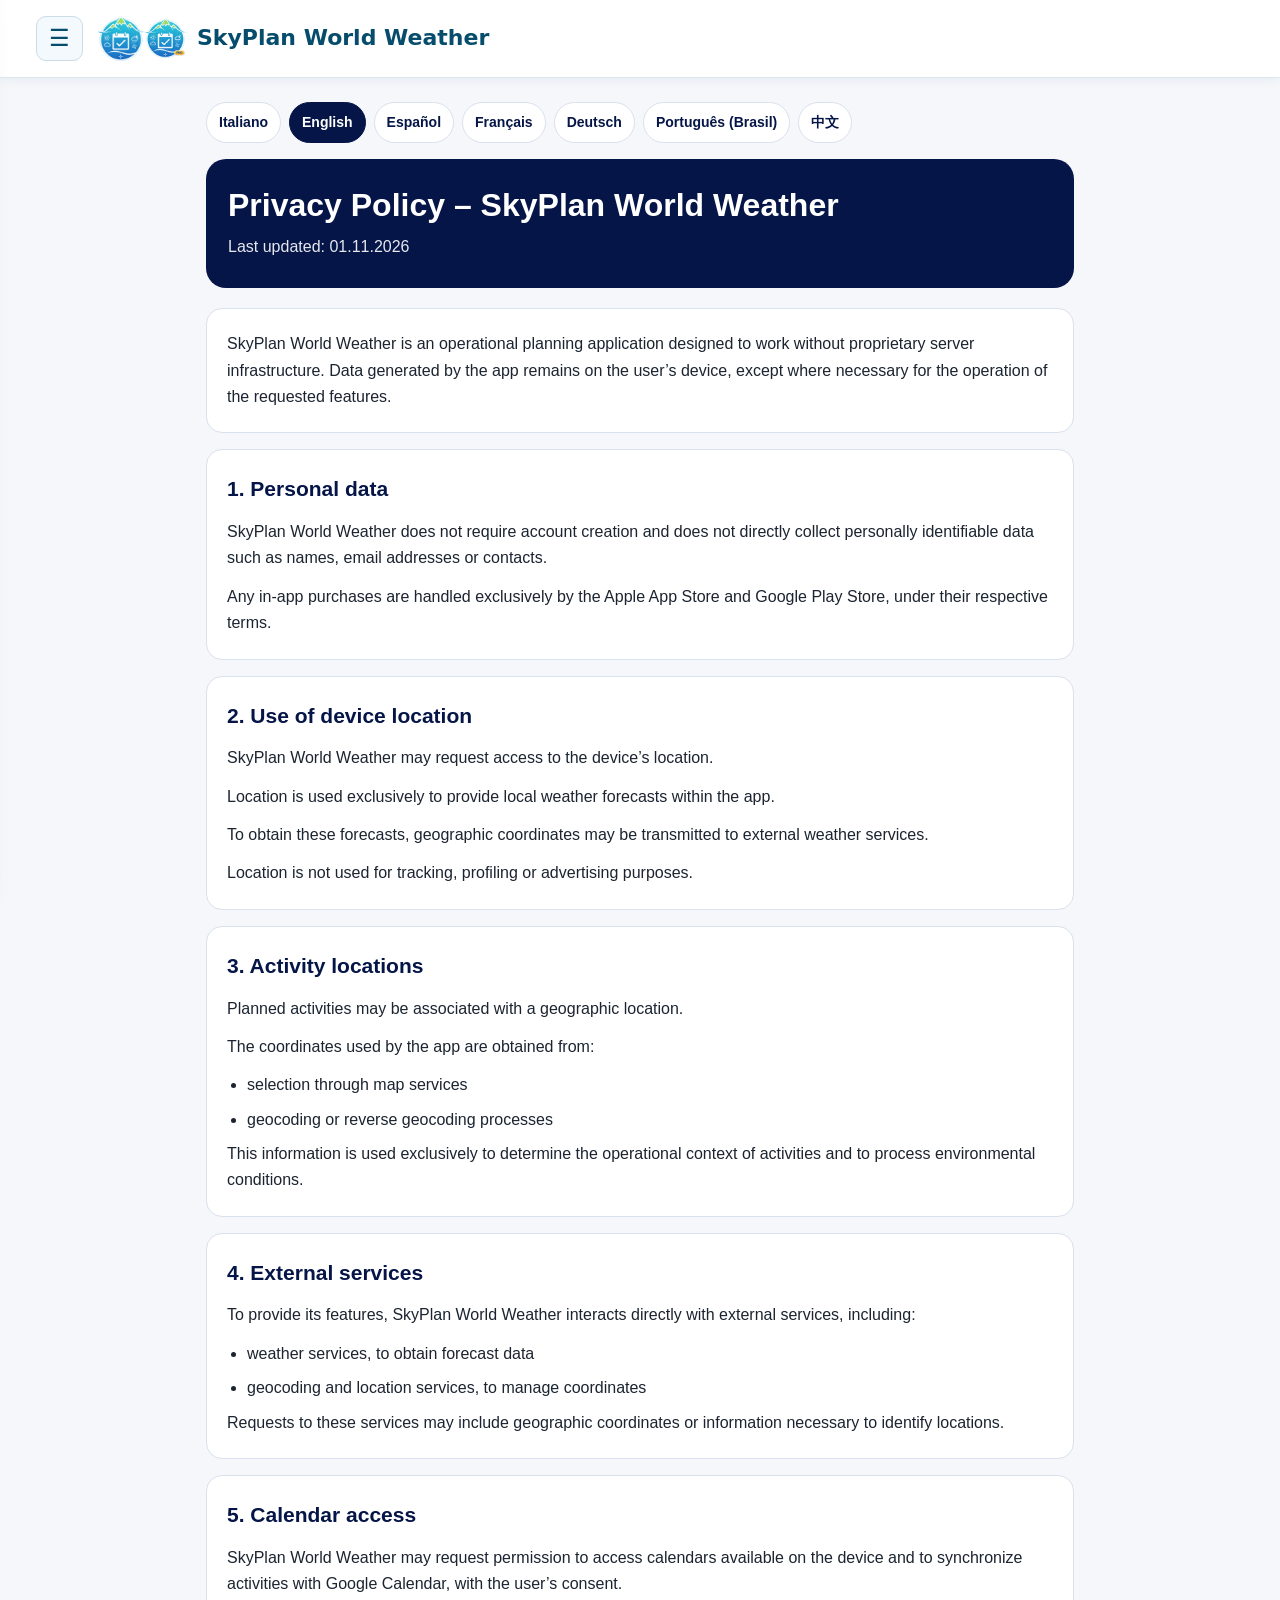
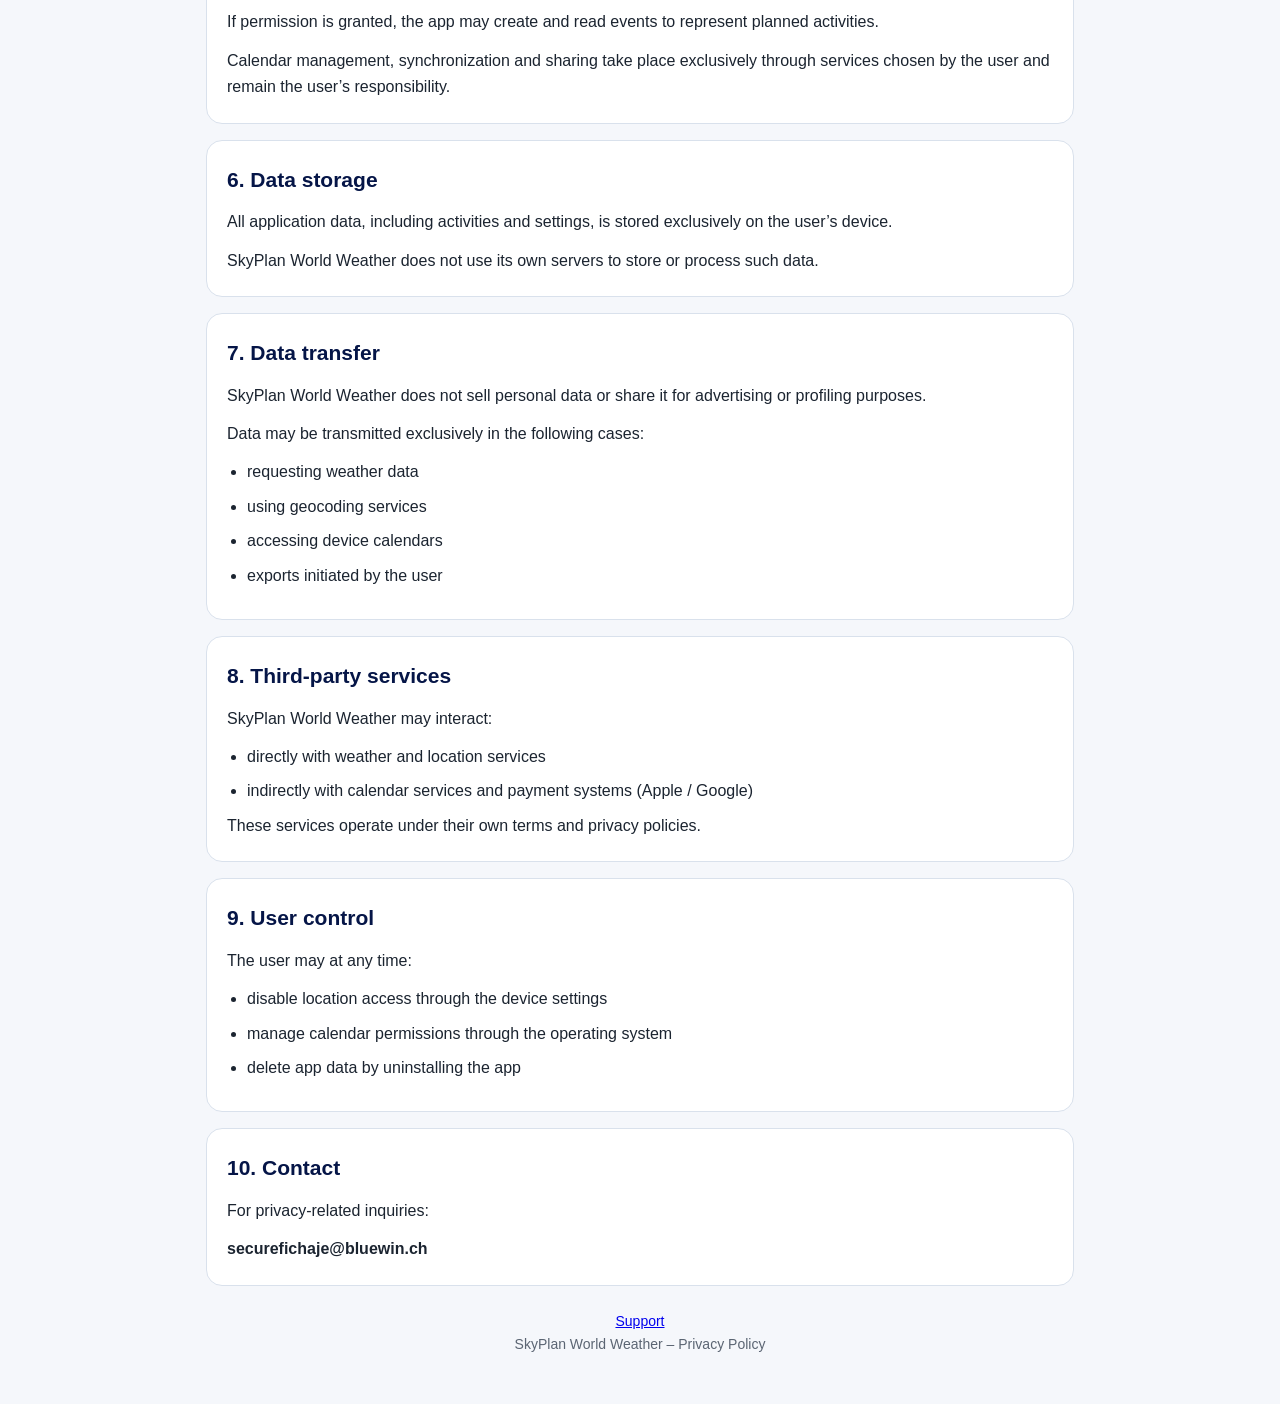
<file: index.html>
<!DOCTYPE html>
<html lang="en">
<head>
  <meta charset="UTF-8" />
  <meta name="viewport" content="width=device-width, initial-scale=1.0" />
  <title>SkyPlan World Weather – Privacy Policy</title>
  <meta
    name="description"
    content="Official Privacy Policy of SkyPlan World Weather"
  />
  <style>
    :root {
      --bg: #f5f7fb;
      --surface: #ffffff;
      --text: #1b2430;
      --muted: #5b6573;
      --primary: #051547;
      --border: #d9e1ec;
      --maxw: 900px;
      --radius: 16px;
    }

    * {
      box-sizing: border-box;
    }

    html {
      scroll-behavior: smooth;
    }

    body {
      margin: 0;
      padding: 0;
      font-family: Arial, Helvetica, sans-serif;
      background: var(--bg);
      color: var(--text);
      line-height: 1.65;
    }

    .wrap {
      width: 100%;
      max-width: var(--maxw);
      margin: 0 auto;
      padding: 24px 16px 48px;
    }

    .langbar {
      display: flex;
      flex-wrap: wrap;
      gap: 8px;
      margin-bottom: 16px;
    }

    .langbar a,
    .langbar span {
      display: inline-block;
      padding: 8px 12px;
      border-radius: 999px;
      border: 1px solid var(--border);
      background: var(--surface);
      color: var(--primary);
      text-decoration: none;
      font-size: 14px;
      font-weight: 700;
    }

    .langbar span.active {
      background: var(--primary);
      color: #ffffff;
      border-color: var(--primary);
    }

    .hero {
      background: var(--primary);
      color: #ffffff;
      border-radius: 20px;
      padding: 28px 22px;
      margin-bottom: 20px;
    }

    .hero h1 {
      margin: 0 0 10px;
      font-size: 32px;
      line-height: 1.15;
    }

    .hero p {
      margin: 0;
      color: rgba(255, 255, 255, 0.9);
      font-size: 16px;
    }

    .card {
      background: var(--surface);
      border: 1px solid var(--border);
      border-radius: var(--radius);
      padding: 22px 20px;
      margin-bottom: 16px;
    }

    h2 {
      margin: 0 0 12px;
      font-size: 21px;
      color: var(--primary);
    }

    p {
      margin: 0 0 12px;
    }

    p:last-child,
    ul:last-child {
      margin-bottom: 0;
    }

    ul {
      margin: 0;
      padding-left: 20px;
    }

    li {
      margin-bottom: 8px;
    }

    .contact {
      font-weight: bold;
      word-break: break-word;
    }

    .footer {
      text-align: center;
      color: var(--muted);
      font-size: 14px;
      margin-top: 24px;
    }

    @media (max-width: 640px) {
      .hero h1 {
        font-size: 27px;
      }

      .hero p,
      p,
      li {
        font-size: 15px;
      }

      h2 {
        font-size: 19px;
      }
    }
  </style>
<link rel="stylesheet" href="./navigation.css">
</head>
<body>
  <main class="wrap">
    <nav class="langbar" aria-label="Language selection">
      <a href="./it.html">Italiano</a>
      <span class="active">English</span>
      <a href="./es.html">Español</a>
      <a href="./fr.html">Français</a>
      <a href="./de.html">Deutsch</a>
      <a href="./pt-BR.html">Português (Brasil)</a>
      <a href="./zh.html">中文</a>
    </nav>

    <section class="hero">
      <h1 id="privacy">Privacy Policy – SkyPlan World Weather</h1>
      <p>Last updated: 01.11.2026</p>
    </section>

    <section class="card">
<p>SkyPlan World Weather is an operational planning application designed to work without proprietary server infrastructure. Data generated by the app remains on the user’s device, except where necessary for the operation of the requested features.</p>
</section>

    <section class="card">
<h2>1. Personal data</h2>
<p>SkyPlan World Weather does not require account creation and does not directly collect personally identifiable data such as names, email addresses or contacts.</p>
<p>Any in-app purchases are handled exclusively by the Apple App Store and Google Play Store, under their respective terms.</p>
</section>

    <section class="card">
<h2>2. Use of device location</h2>
<p>SkyPlan World Weather may request access to the device’s location.</p>
<p>Location is used exclusively to provide local weather forecasts within the app.</p>
<p>To obtain these forecasts, geographic coordinates may be transmitted to external weather services.</p>
<p>Location is not used for tracking, profiling or advertising purposes.</p>
</section>

    <section class="card">
<h2>3. Activity locations</h2>
<p>Planned activities may be associated with a geographic location.</p>
<p>The coordinates used by the app are obtained from:</p>
<ul>
<li>selection through map services</li>
<li>geocoding or reverse geocoding processes</li>
</ul>
<p>This information is used exclusively to determine the operational context of activities and to process environmental conditions.</p>
</section>

    <section class="card">
<h2>4. External services</h2>
<p>To provide its features, SkyPlan World Weather interacts directly with external services, including:</p>
<ul>
<li>weather services, to obtain forecast data</li>
<li>geocoding and location services, to manage coordinates</li>
</ul>
<p>Requests to these services may include geographic coordinates or information necessary to identify locations.</p>
</section>

    <section class="card">
<h2>5. Calendar access</h2>
<p>SkyPlan World Weather may request permission to access calendars available on the device and to synchronize activities with Google Calendar, with the user’s consent.</p>
<p>If permission is granted, the app may create and read events to represent planned activities.</p>
<p>Calendar management, synchronization and sharing take place exclusively through services chosen by the user and remain the user’s responsibility.</p>
</section>

    <section class="card">
<h2>6. Data storage</h2>
<p>All application data, including activities and settings, is stored exclusively on the user’s device.</p>
<p>SkyPlan World Weather does not use its own servers to store or process such data.</p>
</section>

    <section class="card">
<h2>7. Data transfer</h2>
<p>SkyPlan World Weather does not sell personal data or share it for advertising or profiling purposes.</p>
<p>Data may be transmitted exclusively in the following cases:</p>
<ul>
<li>requesting weather data</li>
<li>using geocoding services</li>
<li>accessing device calendars</li>
<li>exports initiated by the user</li>
</ul>
</section>

    <section class="card">
<h2>8. Third-party services</h2>
<p>SkyPlan World Weather may interact:</p>
<ul>
<li>directly with weather and location services</li>
<li>indirectly with calendar services and payment systems (Apple / Google)</li>
</ul>
<p>These services operate under their own terms and privacy policies.</p>
</section>

    <section class="card">
<h2>9. User control</h2>
<p>The user may at any time:</p>
<ul>
<li>disable location access through the device settings</li>
<li>manage calendar permissions through the operating system</li>
<li>delete app data by uninstalling the app</li>
</ul>
</section>

    <section class="card">
<h2>10. Contact</h2>
<p>For privacy-related inquiries:</p>
<p class="contact">securefichaje@bluewin.ch</p>
</section>

    <div class="footer">
      <a href="./support.html#en">Support</a>
      <div>
      SkyPlan World Weather – Privacy Policy
      </div>
    </div>
  </main>
<script src="./navigation.js" defer></script>
</body>
</html>
</file>
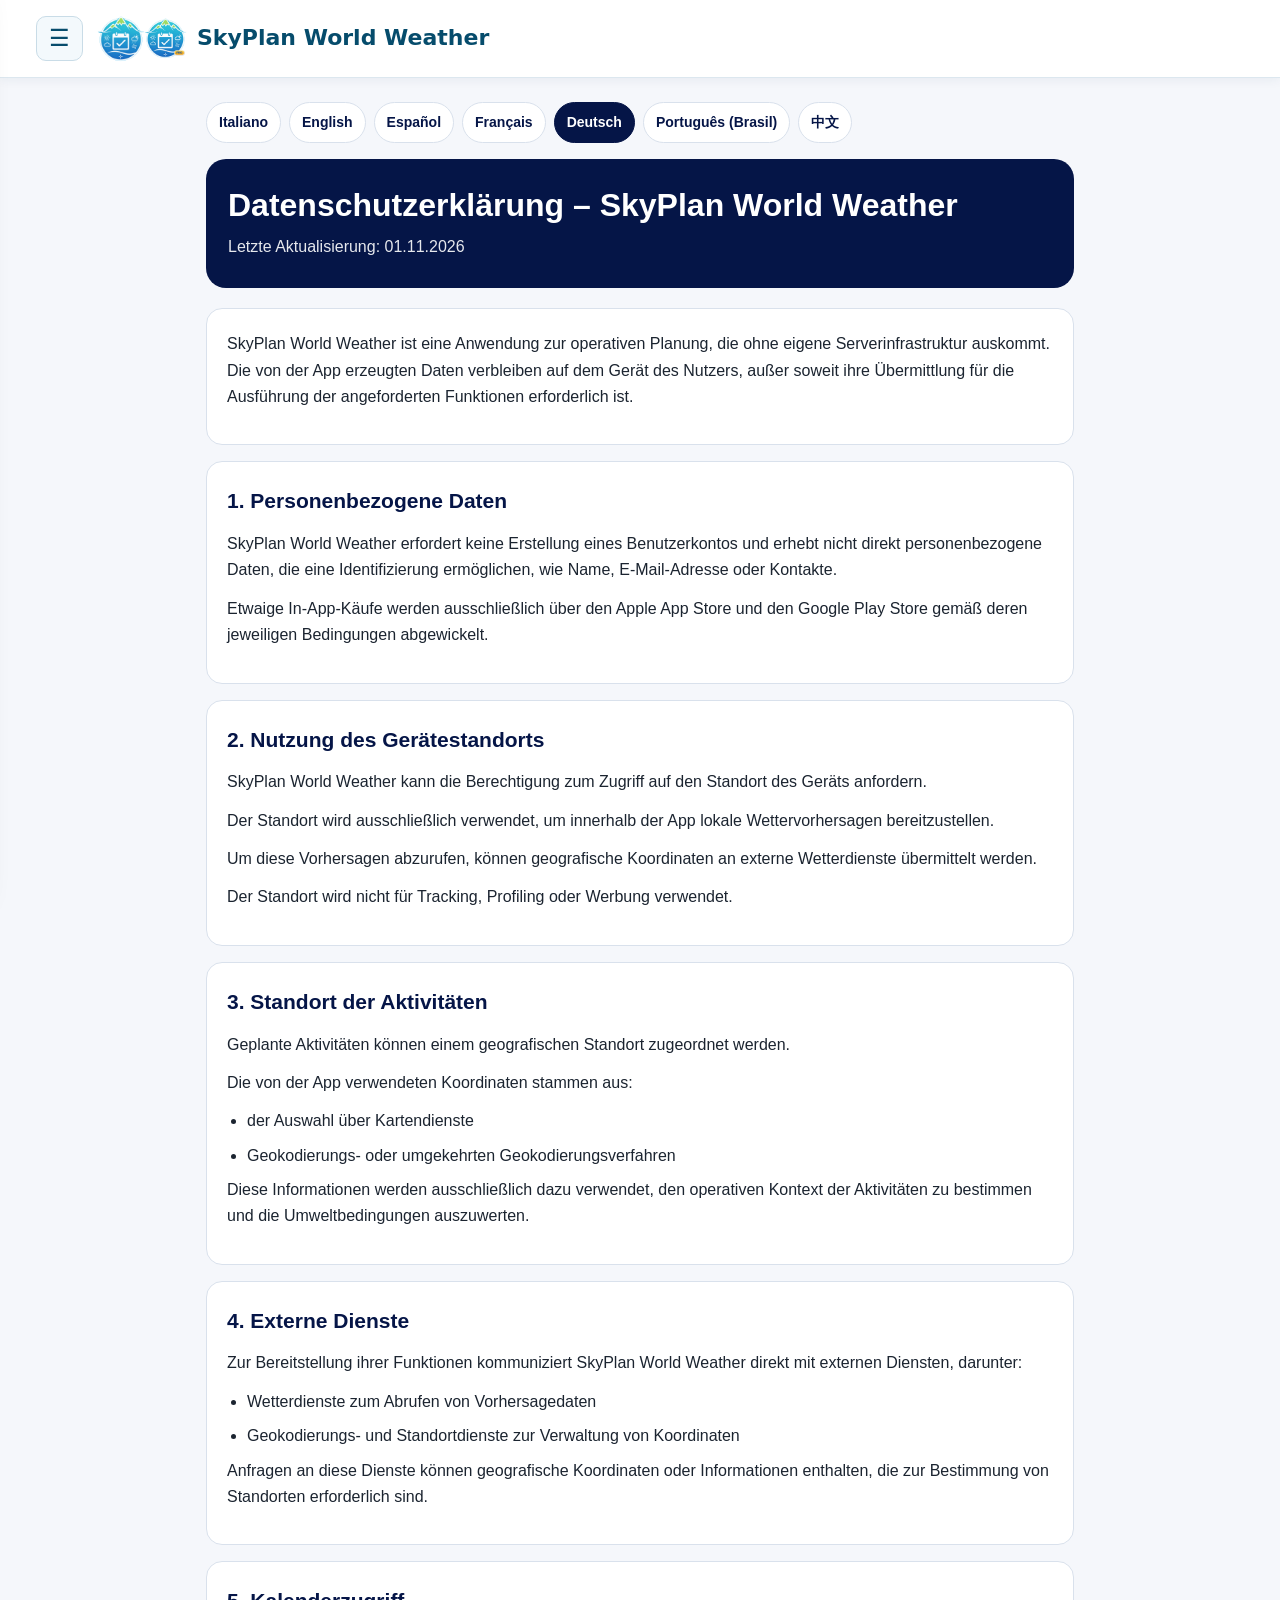
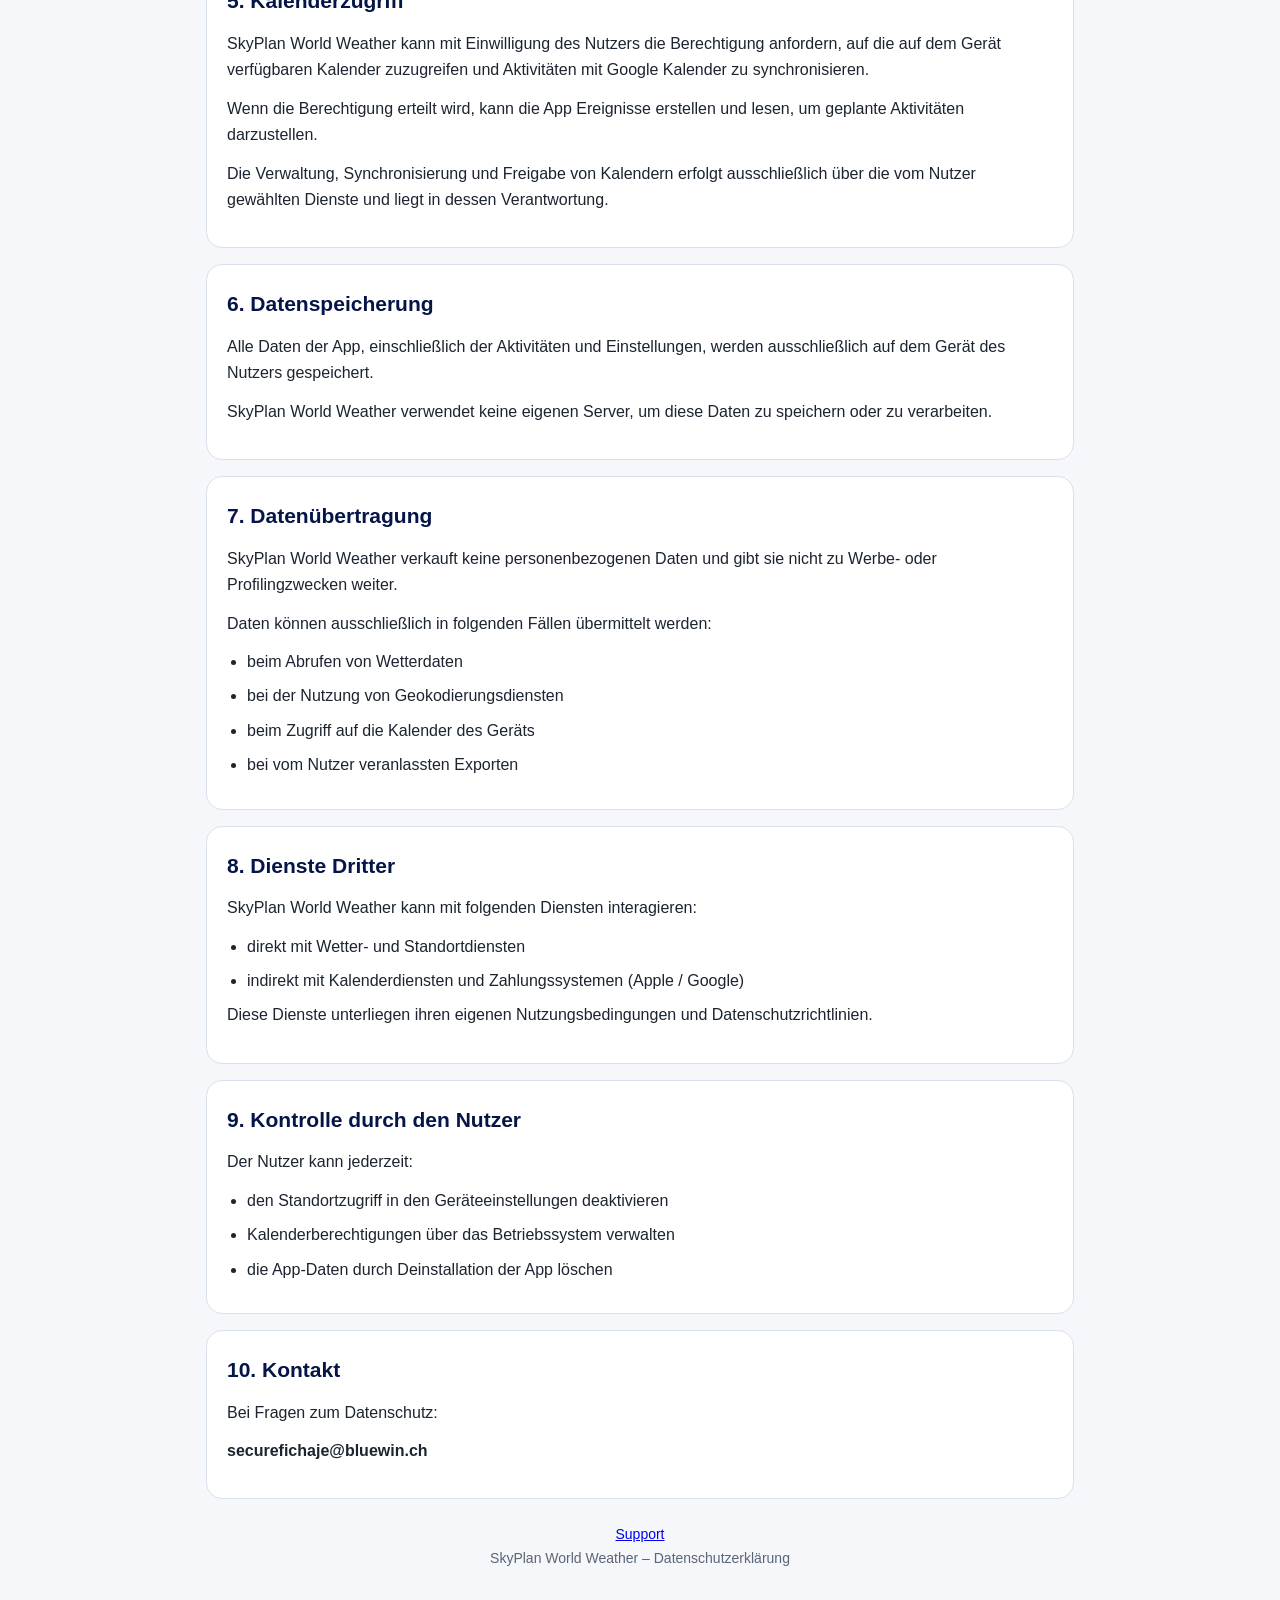
<file: de.html>
<!DOCTYPE html>
<html lang="de">
<head>
  <meta charset="UTF-8" />
  <meta name="viewport" content="width=device-width, initial-scale=1.0" />
  <title>SkyPlan World Weather – Datenschutzerklärung</title>
  <meta
    name="description"
    content="Offizielle Datenschutzerklärung von SkyPlan World Weather."
  />
  <style>
    :root {
      --bg: #f5f7fb;
      --surface: #ffffff;
      --text: #1b2430;
      --muted: #5b6573;
      --primary: #051547;
      --border: #d9e1ec;
      --maxw: 900px;
      --radius: 16px;
    }

    * { box-sizing: border-box; }

    html { scroll-behavior: smooth; }

    body {
      margin: 0;
      padding: 0;
      font-family: Arial, Helvetica, sans-serif;
      background: var(--bg);
      color: var(--text);
      line-height: 1.65;
    }

    .wrap {
      width: 100%;
      max-width: var(--maxw);
      margin: 0 auto;
      padding: 24px 16px 48px;
    }

    .langbar {
      display: flex;
      flex-wrap: wrap;
      gap: 8px;
      margin-bottom: 16px;
    }

    .langbar a,
    .langbar span {
      display: inline-block;
      padding: 8px 12px;
      border-radius: 999px;
      border: 1px solid var(--border);
      background: var(--surface);
      color: var(--primary);
      text-decoration: none;
      font-size: 14px;
      font-weight: 700;
    }

    .langbar span.active {
      background: var(--primary);
      color: #ffffff;
      border-color: var(--primary);
    }

    .hero {
      background: var(--primary);
      color: #ffffff;
      border-radius: 20px;
      padding: 28px 22px;
      margin-bottom: 20px;
    }

    .hero h1 {
      margin: 0 0 10px;
      font-size: 32px;
      line-height: 1.15;
    }

    .hero p {
      margin: 0;
      color: rgba(255, 255, 255, 0.9);
      font-size: 16px;
    }

    .card {
      background: var(--surface);
      border: 1px solid var(--border);
      border-radius: var(--radius);
      padding: 22px 20px;
      margin-bottom: 16px;
    }

    h2 {
      margin: 0 0 12px;
      font-size: 21px;
      color: var(--primary);
    }

    p {
      margin: 0 0 12px;
    }

    ul {
      margin: 0;
      padding-left: 20px;
    }

    li {
      margin-bottom: 8px;
    }

    .contact {
      font-weight: bold;
      word-break: break-word;
    }

    .footer {
      text-align: center;
      color: var(--muted);
      font-size: 14px;
      margin-top: 24px;
    }

    @media (max-width: 640px) {
      .hero h1 { font-size: 27px; }
      .hero p, p, li { font-size: 15px; }
      h2 { font-size: 19px; }
    }
  </style>
<link rel="stylesheet" href="./navigation.css">
</head>
<body>
  <main class="wrap">
    <nav class="langbar" aria-label="Sprachauswahl">
      <a href="./it.html">Italiano</a>
      <a href="./index.html">English</a>
      <a href="./es.html">Español</a>
      <a href="./fr.html">Français</a>
      <span class="active">Deutsch</span>
      <a href="./pt-BR.html">Português (Brasil)</a>
      <a href="./zh.html">中文</a>
    </nav>

    <section class="hero">
      <h1 id="privacy">Datenschutzerklärung – SkyPlan World Weather</h1>
      <p>Letzte Aktualisierung: 01.11.2026</p>
    </section>

    <section class="card">
<p>SkyPlan World Weather ist eine Anwendung zur operativen Planung, die ohne eigene Serverinfrastruktur auskommt. Die von der App erzeugten Daten verbleiben auf dem Gerät des Nutzers, außer soweit ihre Übermittlung für die Ausführung der angeforderten Funktionen erforderlich ist.</p>
</section>

    <section class="card">
<h2>1. Personenbezogene Daten</h2>
<p>SkyPlan World Weather erfordert keine Erstellung eines Benutzerkontos und erhebt nicht direkt personenbezogene Daten, die eine Identifizierung ermöglichen, wie Name, E-Mail-Adresse oder Kontakte.</p>
<p>Etwaige In-App-Käufe werden ausschließlich über den Apple App Store und den Google Play Store gemäß deren jeweiligen Bedingungen abgewickelt.</p>
</section>

    <section class="card">
<h2>2. Nutzung des Gerätestandorts</h2>
<p>SkyPlan World Weather kann die Berechtigung zum Zugriff auf den Standort des Geräts anfordern.</p>
<p>Der Standort wird ausschließlich verwendet, um innerhalb der App lokale Wettervorhersagen bereitzustellen.</p>
<p>Um diese Vorhersagen abzurufen, können geografische Koordinaten an externe Wetterdienste übermittelt werden.</p>
<p>Der Standort wird nicht für Tracking, Profiling oder Werbung verwendet.</p>
</section>

    <section class="card">
<h2>3. Standort der Aktivitäten</h2>
<p>Geplante Aktivitäten können einem geografischen Standort zugeordnet werden.</p>
<p>Die von der App verwendeten Koordinaten stammen aus:</p>
<ul>
<li>der Auswahl über Kartendienste</li>
<li>Geokodierungs- oder umgekehrten Geokodierungsverfahren</li>
</ul>
<p>Diese Informationen werden ausschließlich dazu verwendet, den operativen Kontext der Aktivitäten zu bestimmen und die Umweltbedingungen auszuwerten.</p>
</section>

    <section class="card">
<h2>4. Externe Dienste</h2>
<p>Zur Bereitstellung ihrer Funktionen kommuniziert SkyPlan World Weather direkt mit externen Diensten, darunter:</p>
<ul>
<li>Wetterdienste zum Abrufen von Vorhersagedaten</li>
<li>Geokodierungs- und Standortdienste zur Verwaltung von Koordinaten</li>
</ul>
<p>Anfragen an diese Dienste können geografische Koordinaten oder Informationen enthalten, die zur Bestimmung von Standorten erforderlich sind.</p>
</section>

    <section class="card">
<h2>5. Kalenderzugriff</h2>
<p>SkyPlan World Weather kann mit Einwilligung des Nutzers die Berechtigung anfordern, auf die auf dem Gerät verfügbaren Kalender zuzugreifen und Aktivitäten mit Google Kalender zu synchronisieren.</p>
<p>Wenn die Berechtigung erteilt wird, kann die App Ereignisse erstellen und lesen, um geplante Aktivitäten darzustellen.</p>
<p>Die Verwaltung, Synchronisierung und Freigabe von Kalendern erfolgt ausschließlich über die vom Nutzer gewählten Dienste und liegt in dessen Verantwortung.</p>
</section>

    <section class="card">
<h2>6. Datenspeicherung</h2>
<p>Alle Daten der App, einschließlich der Aktivitäten und Einstellungen, werden ausschließlich auf dem Gerät des Nutzers gespeichert.</p>
<p>SkyPlan World Weather verwendet keine eigenen Server, um diese Daten zu speichern oder zu verarbeiten.</p>
</section>

    <section class="card">
<h2>7. Datenübertragung</h2>
<p>SkyPlan World Weather verkauft keine personenbezogenen Daten und gibt sie nicht zu Werbe- oder Profilingzwecken weiter.</p>
<p>Daten können ausschließlich in folgenden Fällen übermittelt werden:</p>
<ul>
<li>beim Abrufen von Wetterdaten</li>
<li>bei der Nutzung von Geokodierungsdiensten</li>
<li>beim Zugriff auf die Kalender des Geräts</li>
<li>bei vom Nutzer veranlassten Exporten</li>
</ul>
</section>

    <section class="card">
<h2>8. Dienste Dritter</h2>
<p>SkyPlan World Weather kann mit folgenden Diensten interagieren:</p>
<ul>
<li>direkt mit Wetter- und Standortdiensten</li>
<li>indirekt mit Kalenderdiensten und Zahlungssystemen (Apple / Google)</li>
</ul>
<p>Diese Dienste unterliegen ihren eigenen Nutzungsbedingungen und Datenschutzrichtlinien.</p>
</section>

    <section class="card">
<h2>9. Kontrolle durch den Nutzer</h2>
<p>Der Nutzer kann jederzeit:</p>
<ul>
<li>den Standortzugriff in den Geräteeinstellungen deaktivieren</li>
<li>Kalenderberechtigungen über das Betriebssystem verwalten</li>
<li>die App-Daten durch Deinstallation der App löschen</li>
</ul>
</section>

    <section class="card">
<h2>10. Kontakt</h2>
<p>Bei Fragen zum Datenschutz:</p>
<p class="contact">securefichaje@bluewin.ch</p>
</section>

    <div class="footer">
      <a href="./support.html#de">Support</a>
      <div>
      SkyPlan World Weather – Datenschutzerklärung
      </div>
    </div>
  </main>
<script src="./navigation.js" defer></script>
</body>
</html>
</file>
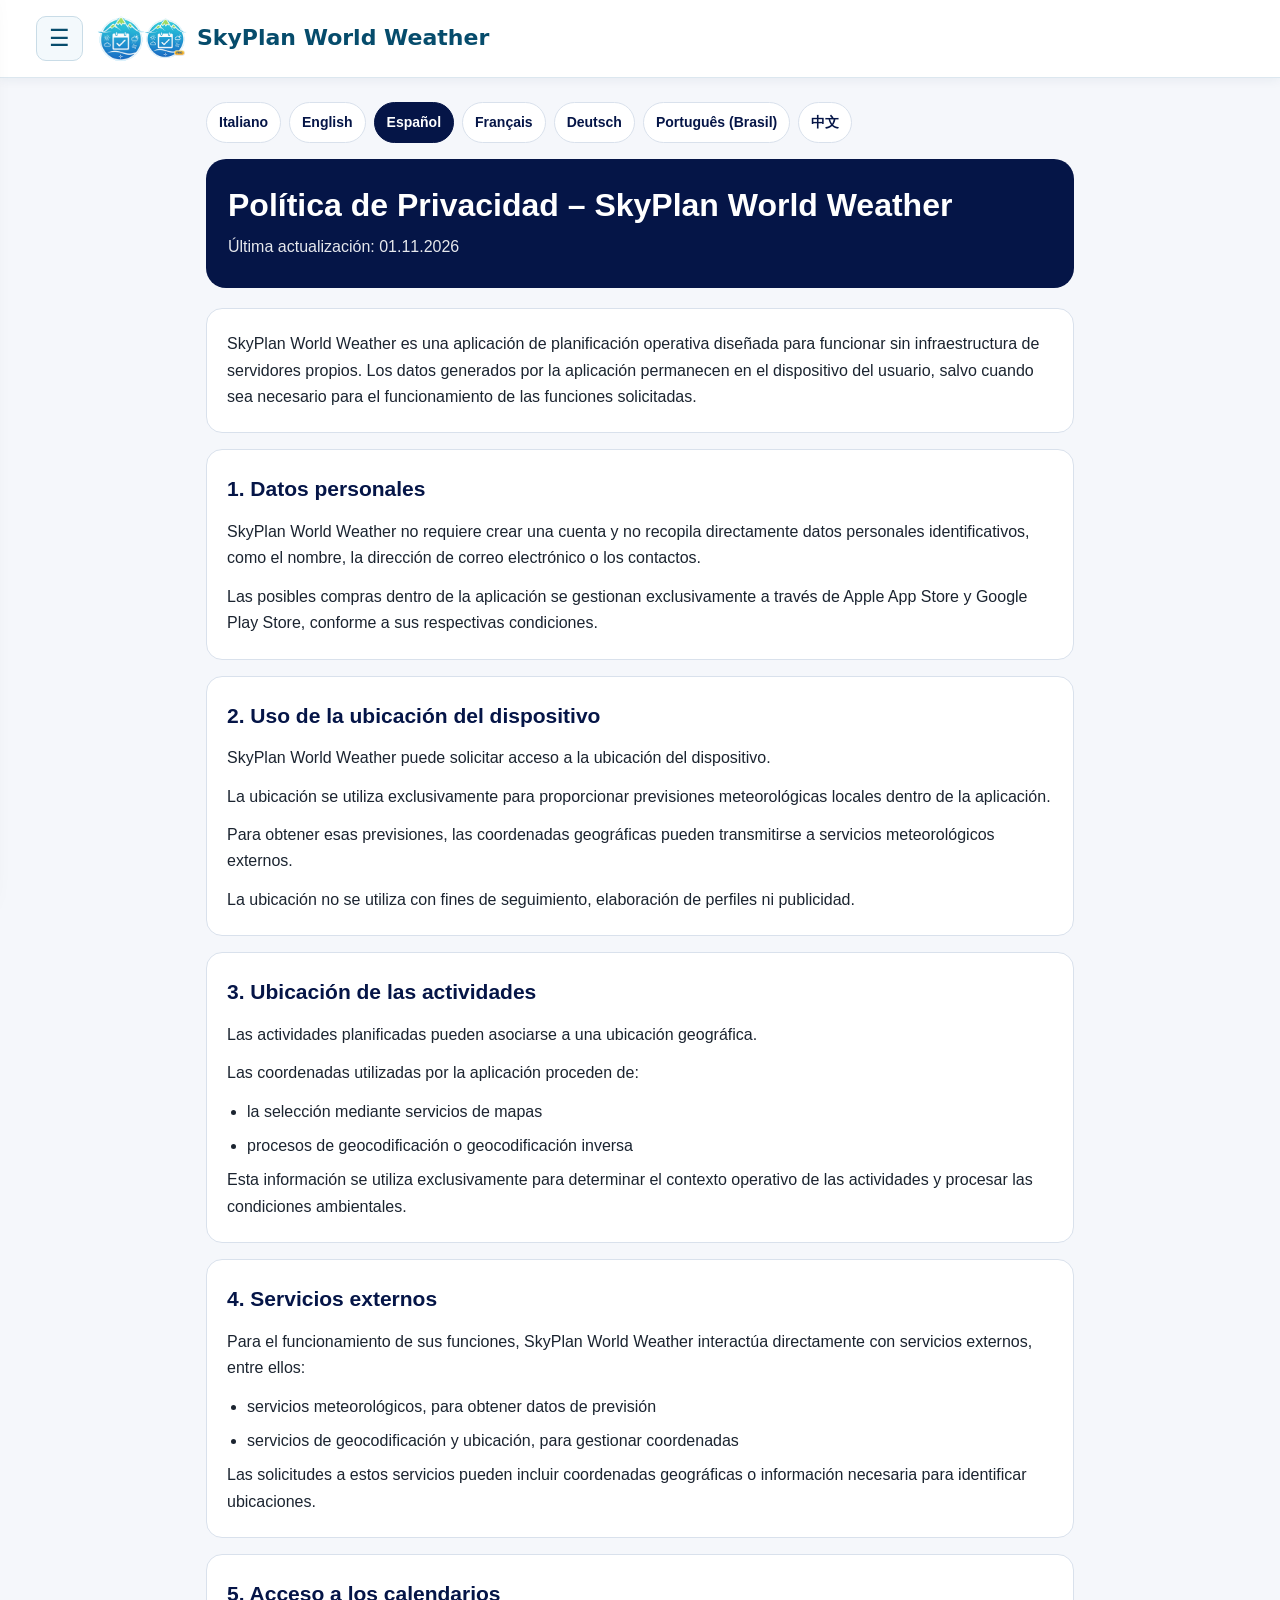
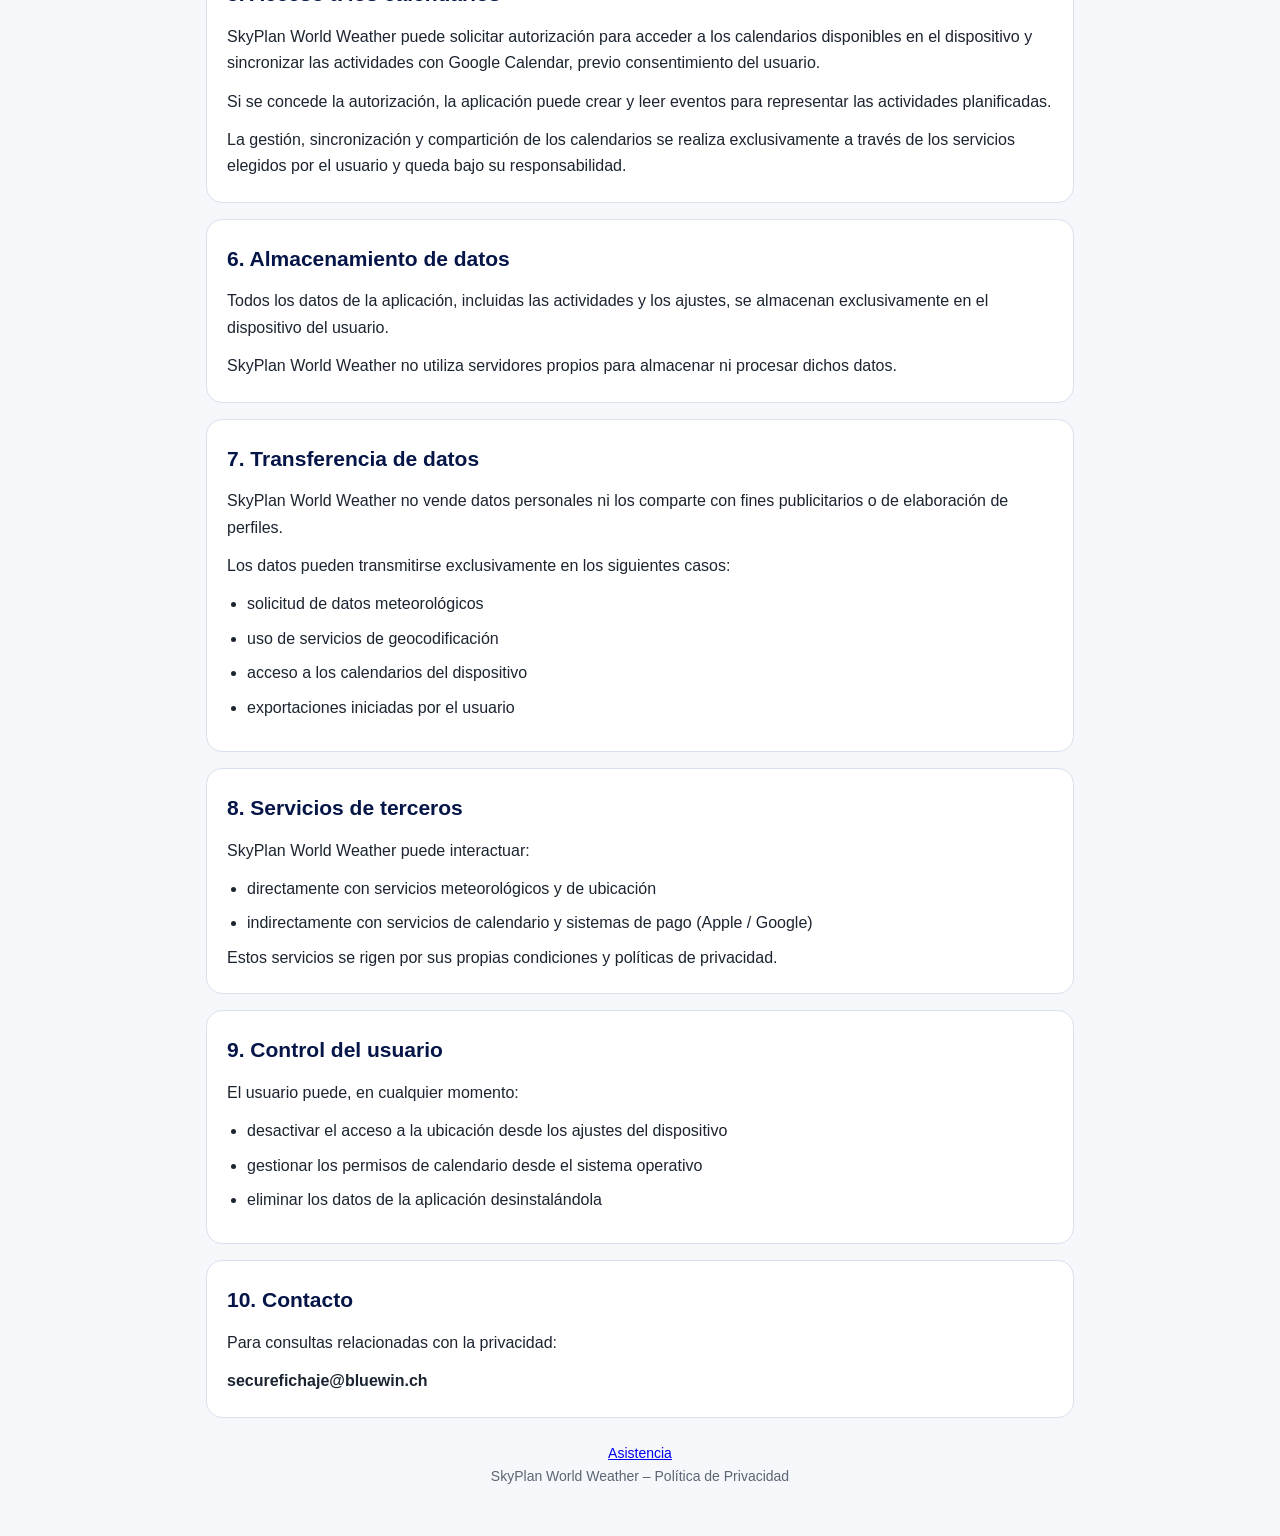
<file: es.html>
<!DOCTYPE html>
<html lang="es">
<head>
  <meta charset="UTF-8" />
  <meta name="viewport" content="width=device-width, initial-scale=1.0" />
  <title>SkyPlan World Weather – Política de Privacidad</title>
  <meta
    name="description"
    content="Política de privacidad oficial de SkyPlan World Weather."
  />
  <style>
    :root {
      --bg: #f5f7fb;
      --surface: #ffffff;
      --text: #1b2430;
      --muted: #5b6573;
      --primary: #051547;
      --border: #d9e1ec;
      --maxw: 900px;
      --radius: 16px;
    }

    * { box-sizing: border-box; }

    html { scroll-behavior: smooth; }

    body {
      margin: 0;
      padding: 0;
      font-family: Arial, Helvetica, sans-serif;
      background: var(--bg);
      color: var(--text);
      line-height: 1.65;
    }

    .wrap {
      width: 100%;
      max-width: var(--maxw);
      margin: 0 auto;
      padding: 24px 16px 48px;
    }

    .langbar {
      display: flex;
      flex-wrap: wrap;
      gap: 8px;
      margin-bottom: 16px;
    }

    .langbar a,
    .langbar span {
      display: inline-block;
      padding: 8px 12px;
      border-radius: 999px;
      border: 1px solid var(--border);
      background: var(--surface);
      color: var(--primary);
      text-decoration: none;
      font-size: 14px;
      font-weight: 700;
    }

    .langbar span.active {
      background: var(--primary);
      color: #ffffff;
      border-color: var(--primary);
    }

    .hero {
      background: var(--primary);
      color: #ffffff;
      border-radius: 20px;
      padding: 28px 22px;
      margin-bottom: 20px;
    }

    .hero h1 {
      margin: 0 0 10px;
      font-size: 32px;
      line-height: 1.15;
    }

    .hero p {
      margin: 0;
      color: rgba(255, 255, 255, 0.9);
      font-size: 16px;
    }

    .card {
      background: var(--surface);
      border: 1px solid var(--border);
      border-radius: var(--radius);
      padding: 22px 20px;
      margin-bottom: 16px;
    }

    h2 {
      margin: 0 0 12px;
      font-size: 21px;
      color: var(--primary);
    }

    p {
      margin: 0 0 12px;
    }

    p:last-child,
    ul:last-child {
      margin-bottom: 0;
    }

    ul {
      margin: 0;
      padding-left: 20px;
    }

    li {
      margin-bottom: 8px;
    }

    .contact {
      font-weight: bold;
      word-break: break-word;
    }

    .footer {
      text-align: center;
      color: var(--muted);
      font-size: 14px;
      margin-top: 24px;
    }

    @media (max-width: 640px) {
      .hero h1 { font-size: 27px; }
      .hero p, p, li { font-size: 15px; }
      h2 { font-size: 19px; }
    }
  </style>
<link rel="stylesheet" href="./navigation.css">
</head>
<body>
  <main class="wrap">
    <nav class="langbar" aria-label="Selección de idioma">
      <a href="./it.html">Italiano</a>
      <a href="./index.html">English</a>
      <span class="active">Español</span>
      <a href="./fr.html">Français</a>
      <a href="./de.html">Deutsch</a>
      <a href="./pt-BR.html">Português (Brasil)</a>
      <a href="./zh.html">中文</a>
    </nav>

    <section class="hero">
      <h1 id="privacy">Política de Privacidad – SkyPlan World Weather</h1>
      <p>Última actualización: 01.11.2026</p>
    </section>

    <section class="card">
<p>SkyPlan World Weather es una aplicación de planificación operativa diseñada para funcionar sin infraestructura de servidores propios. Los datos generados por la aplicación permanecen en el dispositivo del usuario, salvo cuando sea necesario para el funcionamiento de las funciones solicitadas.</p>
</section>

    <section class="card">
<h2>1. Datos personales</h2>
<p>SkyPlan World Weather no requiere crear una cuenta y no recopila directamente datos personales identificativos, como el nombre, la dirección de correo electrónico o los contactos.</p>
<p>Las posibles compras dentro de la aplicación se gestionan exclusivamente a través de Apple App Store y Google Play Store, conforme a sus respectivas condiciones.</p>
</section>

    <section class="card">
<h2>2. Uso de la ubicación del dispositivo</h2>
<p>SkyPlan World Weather puede solicitar acceso a la ubicación del dispositivo.</p>
<p>La ubicación se utiliza exclusivamente para proporcionar previsiones meteorológicas locales dentro de la aplicación.</p>
<p>Para obtener esas previsiones, las coordenadas geográficas pueden transmitirse a servicios meteorológicos externos.</p>
<p>La ubicación no se utiliza con fines de seguimiento, elaboración de perfiles ni publicidad.</p>
</section>

    <section class="card">
<h2>3. Ubicación de las actividades</h2>
<p>Las actividades planificadas pueden asociarse a una ubicación geográfica.</p>
<p>Las coordenadas utilizadas por la aplicación proceden de:</p>
<ul>
<li>la selección mediante servicios de mapas</li>
<li>procesos de geocodificación o geocodificación inversa</li>
</ul>
<p>Esta información se utiliza exclusivamente para determinar el contexto operativo de las actividades y procesar las condiciones ambientales.</p>
</section>

    <section class="card">
<h2>4. Servicios externos</h2>
<p>Para el funcionamiento de sus funciones, SkyPlan World Weather interactúa directamente con servicios externos, entre ellos:</p>
<ul>
<li>servicios meteorológicos, para obtener datos de previsión</li>
<li>servicios de geocodificación y ubicación, para gestionar coordenadas</li>
</ul>
<p>Las solicitudes a estos servicios pueden incluir coordenadas geográficas o información necesaria para identificar ubicaciones.</p>
</section>

    <section class="card">
<h2>5. Acceso a los calendarios</h2>
<p>SkyPlan World Weather puede solicitar autorización para acceder a los calendarios disponibles en el dispositivo y sincronizar las actividades con Google Calendar, previo consentimiento del usuario.</p>
<p>Si se concede la autorización, la aplicación puede crear y leer eventos para representar las actividades planificadas.</p>
<p>La gestión, sincronización y compartición de los calendarios se realiza exclusivamente a través de los servicios elegidos por el usuario y queda bajo su responsabilidad.</p>
</section>

    <section class="card">
<h2>6. Almacenamiento de datos</h2>
<p>Todos los datos de la aplicación, incluidas las actividades y los ajustes, se almacenan exclusivamente en el dispositivo del usuario.</p>
<p>SkyPlan World Weather no utiliza servidores propios para almacenar ni procesar dichos datos.</p>
</section>

    <section class="card">
<h2>7. Transferencia de datos</h2>
<p>SkyPlan World Weather no vende datos personales ni los comparte con fines publicitarios o de elaboración de perfiles.</p>
<p>Los datos pueden transmitirse exclusivamente en los siguientes casos:</p>
<ul>
<li>solicitud de datos meteorológicos</li>
<li>uso de servicios de geocodificación</li>
<li>acceso a los calendarios del dispositivo</li>
<li>exportaciones iniciadas por el usuario</li>
</ul>
</section>

    <section class="card">
<h2>8. Servicios de terceros</h2>
<p>SkyPlan World Weather puede interactuar:</p>
<ul>
<li>directamente con servicios meteorológicos y de ubicación</li>
<li>indirectamente con servicios de calendario y sistemas de pago (Apple / Google)</li>
</ul>
<p>Estos servicios se rigen por sus propias condiciones y políticas de privacidad.</p>
</section>

    <section class="card">
<h2>9. Control del usuario</h2>
<p>El usuario puede, en cualquier momento:</p>
<ul>
<li>desactivar el acceso a la ubicación desde los ajustes del dispositivo</li>
<li>gestionar los permisos de calendario desde el sistema operativo</li>
<li>eliminar los datos de la aplicación desinstalándola</li>
</ul>
</section>

    <section class="card">
<h2>10. Contacto</h2>
<p>Para consultas relacionadas con la privacidad:</p>
<p class="contact">securefichaje@bluewin.ch</p>
</section>

    <div class="footer">
      <a href="./support.html#es">Asistencia</a>
      <div>
      SkyPlan World Weather – Política de Privacidad
      </div>
    </div>
  </main>
<script src="./navigation.js" defer></script>
</body>
</html>
</file>
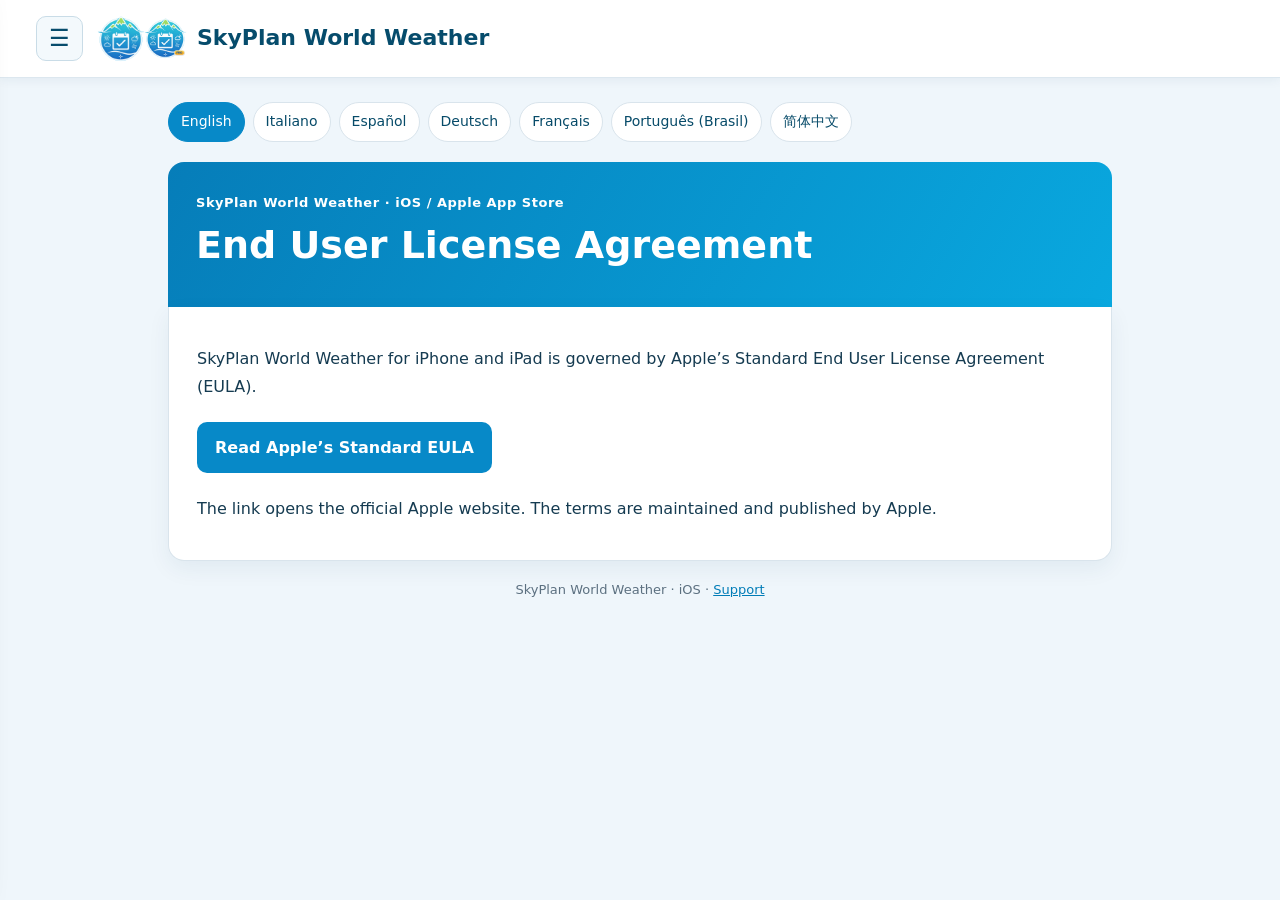
<file: eula-apple.html>
<!DOCTYPE html>
<html lang="en"><head><meta charset="utf-8"/><meta content="width=device-width, initial-scale=1" name="viewport"/><meta content="SkyPlan World Weather iOS EULA — official Apple Standard License Agreement link in seven languages" name="description"/><title>SkyPlan World Weather — EULA Apple</title><style>
:root{color-scheme:light;--blue:#0789c8;--dark:#074b69;--line:#d9e4ec;--muted:#5c7080}*{box-sizing:border-box}body{margin:0;background:#eff6fb;color:#153b51;font:16px/1.7 system-ui,-apple-system,"Segoe UI",Arial,sans-serif}.wrap{max-width:980px;margin:auto;padding:24px 18px 60px}.top{display:flex;align-items:center;justify-content:space-between;flex-wrap:wrap;gap:12px;margin-bottom:18px}.brand{font-weight:800;font-size:20px;color:var(--dark);text-decoration:none}.top a.admin{color:var(--dark);font-weight:600}.languages{display:flex;gap:8px;flex-wrap:wrap;margin:0 0 20px}.languages a{padding:7px 12px;border:1px solid var(--line);border-radius:24px;background:white;text-decoration:none;color:var(--dark);font-size:14px}.languages a.active{background:var(--blue);color:white;border-color:var(--blue)}.language{display:none}.language.active{display:block}.hero{padding:30px 28px;background:linear-gradient(120deg,#067db9,#09a8df);color:white;border-radius:16px 16px 0 0}.hero h1{font-size:clamp(26px,4vw,38px);line-height:1.25;margin:8px 0}.hero p{margin:0;opacity:.95}.eyebrow{font-size:13px;letter-spacing:.04em;font-weight:700}.paper{background:white;border:1px solid var(--line);border-top:0;border-radius:0 0 16px 16px;padding:28px;box-shadow:0 8px 22px #0d466010}.intro{font-weight:500}section{border-top:1px solid #e5edf3;margin-top:20px;padding-top:12px}h2{font-size:19px;line-height:1.4;color:var(--dark)}p{margin:10px 0}a{color:#007cb7}footer{font-size:13px;color:var(--muted);padding:18px 4px;text-align:center}@media(max-width:560px){.wrap{padding:12px 10px 36px}.hero,.paper{padding:20px 17px}.brand{font-size:17px}}
.apple-link{display:inline-block;background:var(--blue);color:#fff;text-decoration:none;font-weight:700;padding:12px 18px;border-radius:10px;margin:12px 0}.apple-link:hover,.apple-link:focus-visible{background:var(--dark)}.paper{min-height:230px}</style><link rel="stylesheet" href="./navigation.css">
</head><body><main class="wrap"><div class="top"><span class="brand">SkyPlan World Weather</span><a class="admin" href="./index.html">Privacy Policy</a></div><nav aria-label="Select language" class="languages"><a data-lang-link="en" href="#en" lang="en">English</a><a data-lang-link="it" href="#it" lang="it">Italiano</a><a data-lang-link="es" href="#es" lang="es">Español</a><a data-lang-link="de" href="#de" lang="de">Deutsch</a><a data-lang-link="fr" href="#fr" lang="fr">Français</a><a data-lang-link="pt-BR" href="#pt-BR" lang="pt-BR">Português (Brasil)</a><a data-lang-link="zh" href="#zh" lang="zh">简体中文</a></nav><article class="language" id="en" lang="en"><header class="hero"><div class="eyebrow">SkyPlan World Weather · iOS / Apple App Store</div><h1>End User License Agreement</h1></header><div class="paper"><p class="intro">SkyPlan World Weather for iPhone and iPad is governed by Apple’s Standard End User License Agreement (EULA).</p><a class="apple-link" href="https://www.apple.com/legal/internet-services/itunes/dev/stdeula/" rel="noopener noreferrer" target="_blank">Read Apple’s Standard EULA</a><p>The link opens the official Apple website. The terms are maintained and published by Apple.</p></div></article><article class="language" id="it" lang="it"><header class="hero"><div class="eyebrow">SkyPlan World Weather · iOS / Apple App Store</div><h1>Contratto di licenza con l’utente finale</h1></header><div class="paper"><p class="intro">Per SkyPlan World Weather su iPhone e iPad si applica il Contratto di licenza standard con l’utente finale (EULA) di Apple.</p><a class="apple-link" href="https://www.apple.com/legal/internet-services/itunes/dev/stdeula/" rel="noopener noreferrer" target="_blank">Consulta la EULA standard di Apple</a><p>Il collegamento apre il sito ufficiale Apple. Le condizioni sono pubblicate e mantenute da Apple.</p></div></article><article class="language" id="es" lang="es"><header class="hero"><div class="eyebrow">SkyPlan World Weather · iOS / Apple App Store</div><h1>Contrato de licencia de usuario final</h1></header><div class="paper"><p class="intro">SkyPlan World Weather para iPhone y iPad se rige por el Contrato de licencia de usuario final estándar (EULA) de Apple.</p><a class="apple-link" href="https://www.apple.com/legal/internet-services/itunes/dev/stdeula/" rel="noopener noreferrer" target="_blank">Consultar la EULA estándar de Apple</a><p>El enlace abre el sitio web oficial de Apple. Apple publica y mantiene estas condiciones.</p></div></article><article class="language" id="de" lang="de"><header class="hero"><div class="eyebrow">SkyPlan World Weather · iOS / Apple App Store</div><h1>Endbenutzer-Lizenzvertrag</h1></header><div class="paper"><p class="intro">Für SkyPlan World Weather auf iPhone und iPad gilt der Standard-Endbenutzer-Lizenzvertrag (EULA) von Apple.</p><a class="apple-link" href="https://www.apple.com/legal/internet-services/itunes/dev/stdeula/" rel="noopener noreferrer" target="_blank">Apple-Standard-EULA öffnen</a><p>Der Link führt zur offiziellen Apple-Website. Apple veröffentlicht und verwaltet diese Bedingungen.</p></div></article><article class="language" id="fr" lang="fr"><header class="hero"><div class="eyebrow">SkyPlan World Weather · iOS / Apple App Store</div><h1>Contrat de licence utilisateur final</h1></header><div class="paper"><p class="intro">SkyPlan World Weather pour iPhone et iPad est régi par le contrat de licence utilisateur final standard (EULA) d’Apple.</p><a class="apple-link" href="https://www.apple.com/legal/internet-services/itunes/dev/stdeula/" rel="noopener noreferrer" target="_blank">Consulter le contrat de licence standard d’Apple</a><p>Ce lien ouvre le site officiel d’Apple. Les conditions sont publiées et maintenues par Apple.</p></div></article><article class="language" id="pt-BR" lang="pt-BR"><header class="hero"><div class="eyebrow">SkyPlan World Weather · iOS / Apple App Store</div><h1>Contrato de Licença de Usuário Final</h1></header><div class="paper"><p class="intro">O SkyPlan World Weather para iPhone e iPad está sujeito ao Contrato de Licença de Usuário Final padrão (EULA) da Apple.</p><a class="apple-link" href="https://www.apple.com/legal/internet-services/itunes/dev/stdeula/" rel="noopener noreferrer" target="_blank">Consultar o EULA padrão da Apple</a><p>O link abre o site oficial da Apple. Os termos são publicados e mantidos pela Apple.</p></div></article><article class="language" id="zh" lang="zh"><header class="hero"><div class="eyebrow">SkyPlan World Weather · iOS / Apple App Store</div><h1>最终用户许可协议</h1></header><div class="paper"><p class="intro">iPhone 和 iPad 版 SkyPlan World Weather 适用 Apple 标准最终用户许可协议（EULA）。</p><a class="apple-link" href="https://www.apple.com/legal/internet-services/itunes/dev/stdeula/" rel="noopener noreferrer" target="_blank">查看 Apple 标准最终用户许可协议</a><p>此链接将打开 Apple 官方网站。相关条款由 Apple 发布和维护。</p></div></article><footer>SkyPlan World Weather · iOS · <a href="./support.html">Support</a></footer></main><script>
(function(){const supported=['en','it','es','de','fr','pt-BR','zh'];function select(){let key=decodeURIComponent(location.hash.slice(1));if(!supported.includes(key)){const pref=navigator.language||'en';key=supported.find(x=>x.toLowerCase()===pref.toLowerCase())||supported.find(x=>x.split('-')[0]===pref.split('-')[0])||'en';}document.querySelectorAll('.language').forEach(el=>{el.classList.toggle('active',el.id===key)});document.querySelectorAll('[data-lang-link]').forEach(el=>{const on=el.dataset.langLink===key;el.classList.toggle('active',on);if(on)el.setAttribute('aria-current','page');else el.removeAttribute('aria-current')});document.documentElement.lang=key;const article=document.getElementById(key);document.title=article.querySelector('h1').textContent+' — SkyPlan World Weather';}window.addEventListener('hashchange',select);select();})();
</script><script src="./navigation.js" defer></script>
</body></html>
</file>
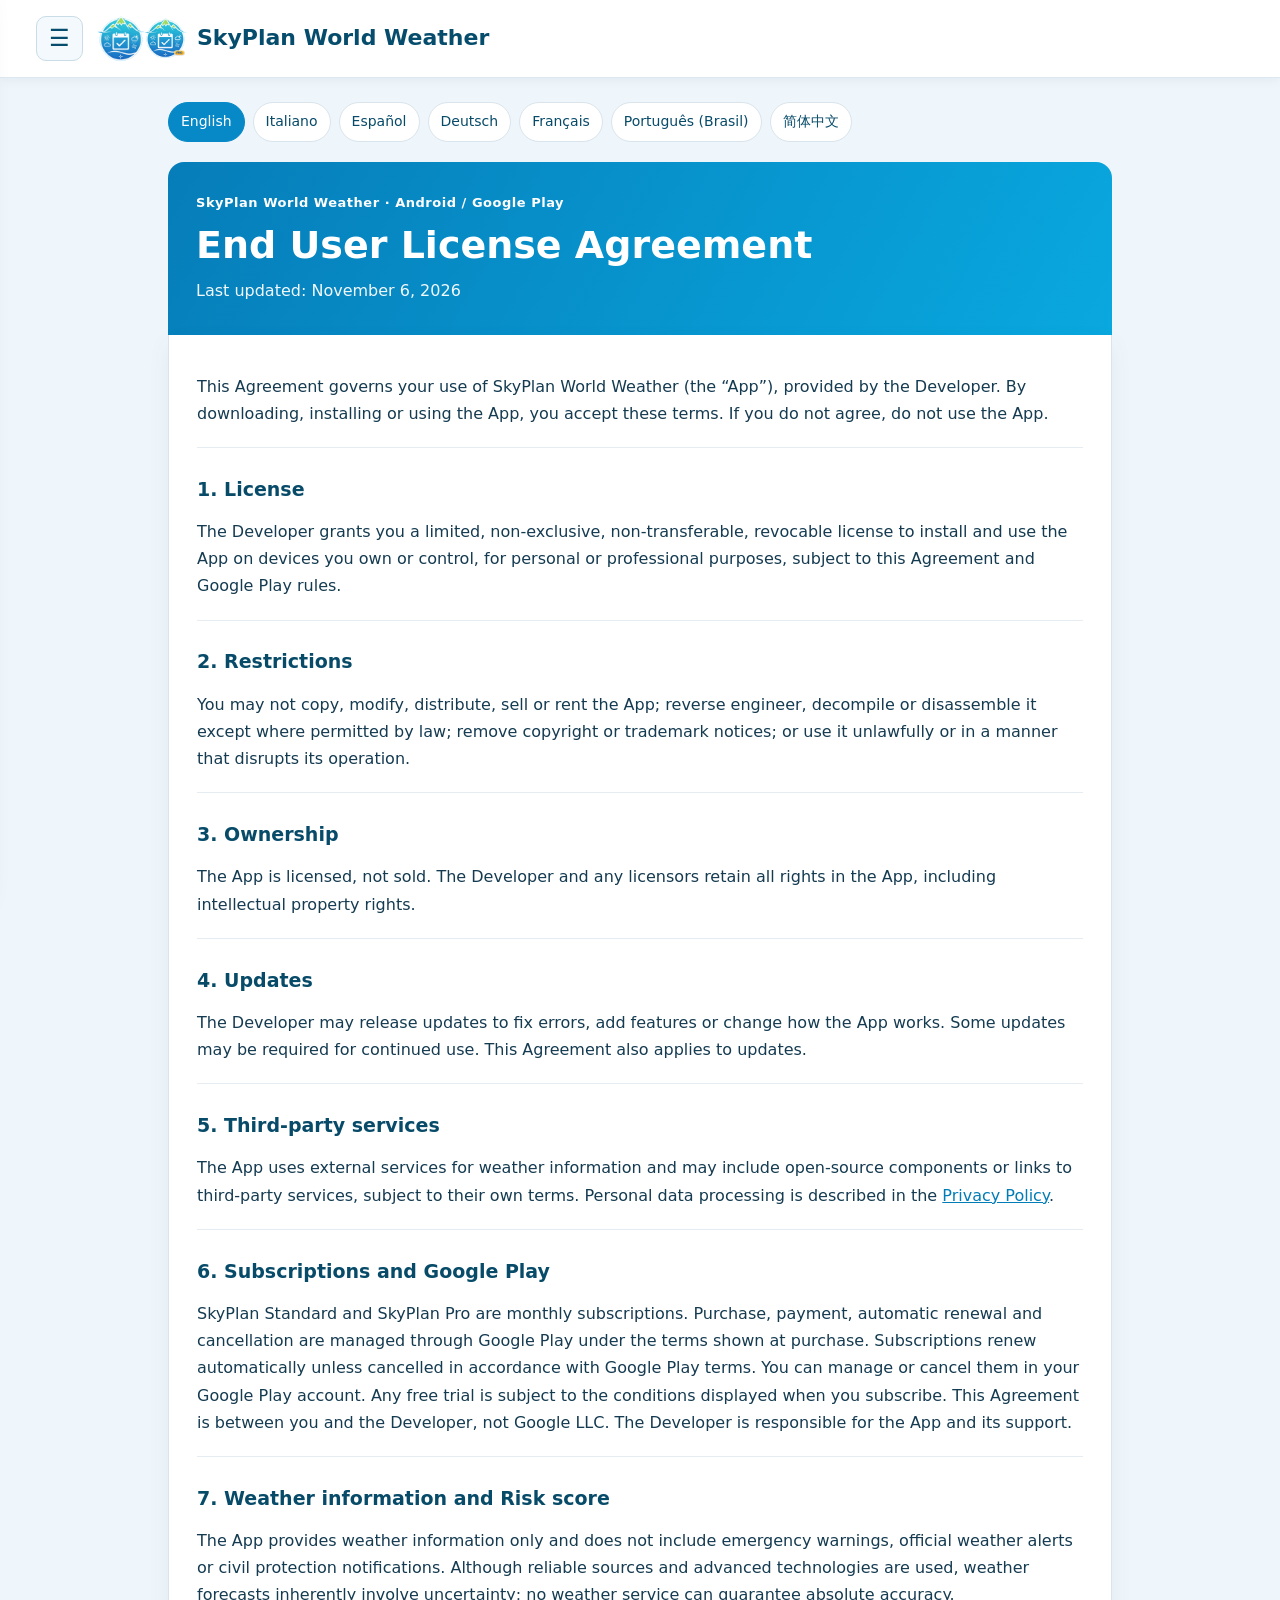
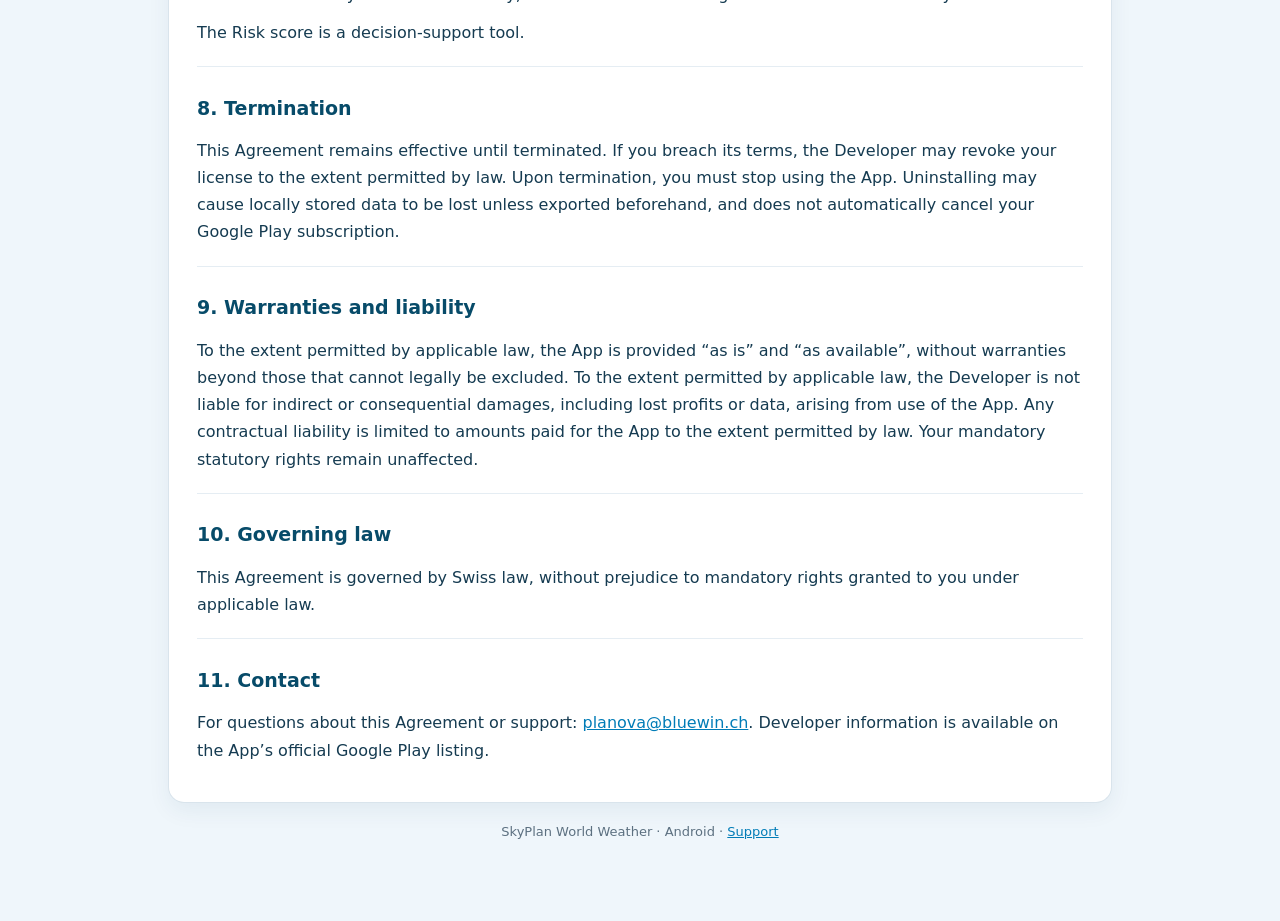
<file: eula.html>
<!doctype html><html lang="en"><head><meta charset="utf-8"><meta name="viewport" content="width=device-width, initial-scale=1"><meta name="description" content="SkyPlan World Weather Android End User License Agreement in seven languages"><title>SkyPlan World Weather — EULA Android</title><style>
:root{color-scheme:light;--blue:#0789c8;--dark:#074b69;--line:#d9e4ec;--muted:#5c7080}*{box-sizing:border-box}body{margin:0;background:#eff6fb;color:#153b51;font:16px/1.7 system-ui,-apple-system,"Segoe UI",Arial,sans-serif}.wrap{max-width:980px;margin:auto;padding:24px 18px 60px}.top{display:flex;align-items:center;justify-content:space-between;flex-wrap:wrap;gap:12px;margin-bottom:18px}.brand{font-weight:800;font-size:20px;color:var(--dark);text-decoration:none}.top a.admin{color:var(--dark);font-weight:600}.languages{display:flex;gap:8px;flex-wrap:wrap;margin:0 0 20px}.languages a{padding:7px 12px;border:1px solid var(--line);border-radius:24px;background:white;text-decoration:none;color:var(--dark);font-size:14px}.languages a.active{background:var(--blue);color:white;border-color:var(--blue)}.language{display:none}.language.active{display:block}.hero{padding:30px 28px;background:linear-gradient(120deg,#067db9,#09a8df);color:white;border-radius:16px 16px 0 0}.hero h1{font-size:clamp(26px,4vw,38px);line-height:1.25;margin:8px 0}.hero p{margin:0;opacity:.95}.eyebrow{font-size:13px;letter-spacing:.04em;font-weight:700}.paper{background:white;border:1px solid var(--line);border-top:0;border-radius:0 0 16px 16px;padding:28px;box-shadow:0 8px 22px #0d466010}.intro{font-weight:500}section{border-top:1px solid #e5edf3;margin-top:20px;padding-top:12px}h2{font-size:19px;line-height:1.4;color:var(--dark)}p{margin:10px 0}a{color:#007cb7}footer{font-size:13px;color:var(--muted);padding:18px 4px;text-align:center}@media(max-width:560px){.wrap{padding:12px 10px 36px}.hero,.paper{padding:20px 17px}.brand{font-size:17px}}
</style><link rel="stylesheet" href="./navigation.css">
</head><body><main class="wrap"><div class="top"><span class="brand">SkyPlan World Weather</span><a class="admin" href="./index.html">Privacy Policy</a></div><nav class="languages" aria-label="Select language"><a href="#en" data-lang-link="en" lang="en">English</a><a href="#it" data-lang-link="it" lang="it">Italiano</a><a href="#es" data-lang-link="es" lang="es">Español</a><a href="#de" data-lang-link="de" lang="de">Deutsch</a><a href="#fr" data-lang-link="fr" lang="fr">Français</a><a href="#pt-BR" data-lang-link="pt-BR" lang="pt-BR">Português (Brasil)</a><a href="#zh" data-lang-link="zh" lang="zh">简体中文</a></nav><article class="language" id="en" lang="en" ><header class="hero"><div class="eyebrow">SkyPlan World Weather · Android / Google Play</div><h1>End User License Agreement</h1><p>Last updated: November 6, 2026</p></header><div class="paper"><p class="intro">This Agreement governs your use of SkyPlan World Weather (the “App”), provided by the Developer. By downloading, installing or using the App, you accept these terms. If you do not agree, do not use the App.</p><section><h2>1. License</h2><p>The Developer grants you a limited, non-exclusive, non-transferable, revocable license to install and use the App on devices you own or control, for personal or professional purposes, subject to this Agreement and Google Play rules.</p></section><section><h2>2. Restrictions</h2><p>You may not copy, modify, distribute, sell or rent the App; reverse engineer, decompile or disassemble it except where permitted by law; remove copyright or trademark notices; or use it unlawfully or in a manner that disrupts its operation.</p></section><section><h2>3. Ownership</h2><p>The App is licensed, not sold. The Developer and any licensors retain all rights in the App, including intellectual property rights.</p></section><section><h2>4. Updates</h2><p>The Developer may release updates to fix errors, add features or change how the App works. Some updates may be required for continued use. This Agreement also applies to updates.</p></section><section><h2>5. Third-party services</h2><p>The App uses external services for weather information and may include open-source components or links to third-party services, subject to their own terms. Personal data processing is described in the <a data-privacy href="./index.html">Privacy Policy</a>.</p></section><section><h2>6. Subscriptions and Google Play</h2><p>SkyPlan Standard and SkyPlan Pro are monthly subscriptions. Purchase, payment, automatic renewal and cancellation are managed through Google Play under the terms shown at purchase. Subscriptions renew automatically unless cancelled in accordance with Google Play terms. You can manage or cancel them in your Google Play account. Any free trial is subject to the conditions displayed when you subscribe. This Agreement is between you and the Developer, not Google LLC. The Developer is responsible for the App and its support.</p></section><section><h2>7. Weather information and Risk score</h2><p>The App provides weather information only and does not include emergency warnings, official weather alerts or civil protection notifications. Although reliable sources and advanced technologies are used, weather forecasts inherently involve uncertainty; no weather service can guarantee absolute accuracy.<p>The Risk score is a decision-support tool.</p></p></section><section><h2>8. Termination</h2><p>This Agreement remains effective until terminated. If you breach its terms, the Developer may revoke your license to the extent permitted by law. Upon termination, you must stop using the App. Uninstalling may cause locally stored data to be lost unless exported beforehand, and does not automatically cancel your Google Play subscription.</p></section><section><h2>9. Warranties and liability</h2><p>To the extent permitted by applicable law, the App is provided “as is” and “as available”, without warranties beyond those that cannot legally be excluded. To the extent permitted by applicable law, the Developer is not liable for indirect or consequential damages, including lost profits or data, arising from use of the App. Any contractual liability is limited to amounts paid for the App to the extent permitted by law. Your mandatory statutory rights remain unaffected.</p></section><section><h2>10. Governing law</h2><p>This Agreement is governed by Swiss law, without prejudice to mandatory rights granted to you under applicable law.</p></section><section><h2>11. Contact</h2><p>For questions about this Agreement or support: <a href="mailto:planova@bluewin.ch">planova@bluewin.ch</a>. Developer information is available on the App’s official Google Play listing.</p></section></div></article><article class="language" id="it" lang="it" ><header class="hero"><div class="eyebrow">SkyPlan World Weather · Android / Google Play</div><h1>Contratto di licenza con l’utente finale</h1><p>Ultimo aggiornamento: 6 novembre 2026</p></header><div class="paper"><p class="intro">Il presente Contratto disciplina l’utilizzo di SkyPlan World Weather («Applicazione»), fornita dallo Sviluppatore. Scaricando, installando o utilizzando l’Applicazione, l’utente accetta queste condizioni. In caso contrario, non deve utilizzare l’Applicazione.</p><section><h2>1. Licenza d’uso</h2><p>Lo Sviluppatore concede una licenza limitata, non esclusiva, non trasferibile e revocabile per installare e utilizzare l’Applicazione sui dispositivi posseduti o controllati dall’utente, per finalità personali o professionali, nel rispetto del presente Contratto e delle regole di Google Play.</p></section><section><h2>2. Restrizioni</h2><p>L’utente non può copiare, modificare, distribuire, vendere o noleggiare l’Applicazione; eseguire ingegneria inversa, decompilarla o disassemblarla, salvo ove consentito dalla legge; rimuovere avvisi relativi a diritti d’autore o marchi; utilizzarla per scopi illeciti o in modo da comprometterne il funzionamento.</p></section><section><h2>3. Proprietà intellettuale</h2><p>L’Applicazione è concessa in licenza, non venduta. Lo Sviluppatore e gli eventuali licenzianti conservano tutti i diritti sull’Applicazione, compresi quelli di proprietà intellettuale.</p></section><section><h2>4. Aggiornamenti</h2><p>Lo Sviluppatore può distribuire aggiornamenti per correggere errori, introdurre funzionalità o modificare il funzionamento dell’Applicazione. Alcuni aggiornamenti possono essere necessari per continuare a utilizzarla. Il presente Contratto si applica anche agli aggiornamenti.</p></section><section><h2>5. Servizi di terze parti</h2><p>L’Applicazione utilizza servizi esterni per le informazioni meteorologiche e può includere componenti open source o collegamenti a servizi di terzi, soggetti alle rispettive condizioni. Il trattamento dei dati personali è descritto nell’<a data-privacy href="./it.html">Informativa sulla privacy</a>.</p></section><section><h2>6. Abbonamenti e Google Play</h2><p>SkyPlan Standard e SkyPlan Pro sono abbonamenti mensili. Acquisto, pagamento, rinnovo automatico e disdetta sono gestiti tramite Google Play, secondo le condizioni mostrate al momento dell’acquisto. Gli abbonamenti si rinnovano automaticamente salvo disdetta nei termini previsti da Google Play. L’utente può gestirli o annullarli dal proprio account Google Play. L’eventuale prova gratuita segue le condizioni indicate all’attivazione. Il presente Contratto è stipulato tra l’utente e lo Sviluppatore, non con Google LLC. Lo Sviluppatore è responsabile dell’Applicazione e della relativa assistenza.</p></section><section><h2>7. Informazioni meteorologiche e Risk score</h2><p>L’applicazione fornisce esclusivamente informazioni meteorologiche e non include avvisi di emergenza, allerte meteo ufficiali o notifiche di protezione civile. Pur utilizzando fonti affidabili e tecnologie avanzate, le previsioni del tempo mantengono per loro natura un margine di incertezza; nessun servizio meteo può garantire un’accuratezza assoluta.<p>Il Risk score costituisce uno strumento di supporto alle decisioni.</p></p></section><section><h2>8. Cessazione della licenza</h2><p>Il Contratto rimane valido fino alla sua cessazione. In caso di violazione delle condizioni, lo Sviluppatore può revocare la licenza nei limiti consentiti dalla legge. Alla cessazione della licenza, l’utente deve interrompere l’utilizzo dell’Applicazione. La disinstallazione può comportare la perdita dei dati conservati localmente, se non esportati in precedenza, e non annulla automaticamente l’abbonamento Google Play.</p></section><section><h2>9. Garanzie e responsabilità</h2><p>Nei limiti consentiti dalla legge applicabile, l’Applicazione è fornita «così com’è» e «secondo disponibilità», senza garanzie ulteriori rispetto a quelle inderogabili. Nei limiti consentiti dalla legge applicabile, lo Sviluppatore non risponde di danni indiretti o consequenziali, inclusi mancati profitti o perdite di dati, derivanti dall’utilizzo dell’Applicazione. L’eventuale responsabilità contrattuale è limitata agli importi corrisposti dall’utente per l’Applicazione, nella misura consentita dalla legge. Restano salvi i diritti inderogabili dell’utente.</p></section><section><h2>10. Legge applicabile</h2><p>Il presente Contratto è disciplinato dal diritto svizzero, fatti salvi i diritti inderogabili riconosciuti all’utente dalla normativa applicabile.</p></section><section><h2>11. Contatti</h2><p>Per richieste relative al Contratto o assistenza: <a href="mailto:planova@bluewin.ch">planova@bluewin.ch</a>. Le informazioni sullo Sviluppatore sono disponibili nella scheda ufficiale dell’Applicazione su Google Play.</p></section></div></article><article class="language" id="es" lang="es" ><header class="hero"><div class="eyebrow">SkyPlan World Weather · Android / Google Play</div><h1>Acuerdo de licencia de usuario final</h1><p>Última actualización: 6 de noviembre de 2026</p></header><div class="paper"><p class="intro">Este Acuerdo regula el uso de SkyPlan World Weather (la «Aplicación»), proporcionada por el Desarrollador. Al descargar, instalar o utilizar la Aplicación, aceptas estas condiciones. Si no estás de acuerdo, no la utilices.</p><section><h2>1. Licencia</h2><p>El Desarrollador concede una licencia limitada, no exclusiva, intransferible y revocable para instalar y utilizar la Aplicación en dispositivos propios o bajo tu control, con fines personales o profesionales, conforme a este Acuerdo y a las normas de Google Play.</p></section><section><h2>2. Restricciones</h2><p>No puedes copiar, modificar, distribuir, vender ni alquilar la Aplicación; realizar ingeniería inversa, descompilarla o desensamblarla, salvo cuando la ley lo permita; eliminar avisos de derechos de autor o marcas; ni utilizarla ilegalmente o de forma que perjudique su funcionamiento.</p></section><section><h2>3. Propiedad intelectual</h2><p>La Aplicación se concede bajo licencia, no se vende. El Desarrollador y los posibles licenciantes conservan todos los derechos sobre ella, incluidos los de propiedad intelectual.</p></section><section><h2>4. Actualizaciones</h2><p>El Desarrollador puede publicar actualizaciones para corregir errores, incorporar funciones o modificar el funcionamiento. Algunas pueden ser necesarias para seguir utilizando la Aplicación. Este Acuerdo también se aplica a las actualizaciones.</p></section><section><h2>5. Servicios de terceros</h2><p>La Aplicación utiliza servicios externos para obtener información meteorológica y puede incluir componentes de código abierto o enlaces a servicios de terceros sujetos a sus propias condiciones. El tratamiento de datos personales se describe en la <a data-privacy href="./es.html">Política de privacidad</a>.</p></section><section><h2>6. Suscripciones y Google Play</h2><p>SkyPlan Standard y SkyPlan Pro son suscripciones mensuales. La compra, el pago, la renovación automática y la cancelación se gestionan mediante Google Play según las condiciones mostradas al contratar. Se renuevan automáticamente salvo cancelación conforme a las condiciones de Google Play. Puedes gestionarlas o cancelarlas desde tu cuenta de Google Play. Cualquier prueba gratuita se rige por las condiciones indicadas al activarla. Este Acuerdo se celebra entre el usuario y el Desarrollador, no con Google LLC. El Desarrollador es responsable de la Aplicación y su asistencia.</p></section><section><h2>7. Información meteorológica y Risk score</h2><p>La Aplicación proporciona exclusivamente información meteorológica y no incluye avisos de emergencia, alertas meteorológicas oficiales ni notificaciones de protección civil. Aunque utiliza fuentes fiables y tecnologías avanzadas, las previsiones meteorológicas conllevan por naturaleza un margen de incertidumbre; ningún servicio meteorológico puede garantizar una precisión absoluta.<p>El Risk score es una herramienta de apoyo a la toma de decisiones.</p></p></section><section><h2>8. Terminación</h2><p>Este Acuerdo permanecerá vigente hasta su terminación. Si incumples sus condiciones, el Desarrollador podrá revocar la licencia en la medida permitida por la ley. Tras la terminación, debes dejar de utilizar la Aplicación. Desinstalarla puede provocar la pérdida de datos almacenados localmente si no se exportaron previamente y no cancela automáticamente la suscripción de Google Play.</p></section><section><h2>9. Garantías y responsabilidad</h2><p>En la medida permitida por la legislación aplicable, la Aplicación se proporciona «tal cual» y «según disponibilidad», sin garantías adicionales a las que no puedan excluirse legalmente. En esa misma medida, el Desarrollador no responde por daños indirectos o consecuenciales, incluidos beneficios o datos perdidos, derivados de su uso. La responsabilidad contractual, en su caso, se limita a los importes pagados por la Aplicación en la medida permitida por la ley. Se mantienen los derechos legales irrenunciables del usuario.</p></section><section><h2>10. Legislación aplicable</h2><p>Este Acuerdo se rige por el derecho suizo, sin perjuicio de los derechos imperativos reconocidos al usuario por la legislación aplicable.</p></section><section><h2>11. Contacto</h2><p>Para consultas sobre el Acuerdo o asistencia: <a href="mailto:planova@bluewin.ch">planova@bluewin.ch</a>. La información del Desarrollador está disponible en la ficha oficial de la Aplicación en Google Play.</p></section></div></article><article class="language" id="de" lang="de" ><header class="hero"><div class="eyebrow">SkyPlan World Weather · Android / Google Play</div><h1>Endbenutzer-Lizenzvertrag</h1><p>Letzte Aktualisierung: 6. November 2026</p></header><div class="paper"><p class="intro">Dieser Vertrag regelt die Nutzung von SkyPlan World Weather (die „App“), die vom Entwickler bereitgestellt wird. Mit dem Herunterladen, Installieren oder Nutzen der App stimmen Sie diesen Bedingungen zu. Wenn Sie nicht einverstanden sind, nutzen Sie die App bitte nicht.</p><section><h2>1. Lizenz</h2><p>Der Entwickler gewährt Ihnen eine beschränkte, nicht ausschließliche, nicht übertragbare und widerrufliche Lizenz zur Installation und Nutzung der App auf Geräten, die Ihnen gehören oder die Sie kontrollieren, für private oder berufliche Zwecke gemäß diesem Vertrag und den Regeln von Google Play.</p></section><section><h2>2. Beschränkungen</h2><p>Sie dürfen die App nicht kopieren, verändern, verbreiten, verkaufen oder vermieten; kein Reverse Engineering, Dekompilieren oder Disassemblieren vornehmen, soweit dies nicht gesetzlich erlaubt ist; keine Urheberrechts- oder Markenhinweise entfernen; und die App nicht rechtswidrig oder in einer Weise nutzen, die ihren Betrieb beeinträchtigt.</p></section><section><h2>3. Geistiges Eigentum</h2><p>Die App wird lizenziert, nicht verkauft. Der Entwickler und etwaige Lizenzgeber behalten sämtliche Rechte an der App, einschließlich der Rechte des geistigen Eigentums.</p></section><section><h2>4. Aktualisierungen</h2><p>Der Entwickler kann Aktualisierungen zur Fehlerbehebung, Erweiterung der Funktionen oder Änderung der Funktionsweise bereitstellen. Manche Aktualisierungen können für die weitere Nutzung erforderlich sein. Dieser Vertrag gilt auch für Aktualisierungen.</p></section><section><h2>5. Dienste Dritter</h2><p>Die App nutzt externe Dienste für Wetterinformationen und kann Open-Source-Komponenten oder Links zu Diensten Dritter enthalten, für die eigene Bedingungen gelten. Die Verarbeitung personenbezogener Daten wird in der <a data-privacy href="./de.html">Datenschutzerklärung</a> beschrieben.</p></section><section><h2>6. Abonnements und Google Play</h2><p>SkyPlan Standard und SkyPlan Pro sind monatliche Abonnements. Kauf, Zahlung, automatische Verlängerung und Kündigung erfolgen über Google Play zu den beim Kauf angezeigten Bedingungen. Abonnements verlängern sich automatisch, sofern sie nicht gemäß den Bedingungen von Google Play gekündigt werden. Sie können sie in Ihrem Google-Play-Konto verwalten oder kündigen. Eine gegebenenfalls angebotene kostenlose Testphase unterliegt den bei der Aktivierung angezeigten Bedingungen. Dieser Vertrag besteht zwischen Ihnen und dem Entwickler, nicht mit Google LLC. Der Entwickler ist für die App und ihren Support verantwortlich.</p></section><section><h2>7. Wetterinformationen und Risk score</h2><p>Die App stellt ausschließlich Wetterinformationen bereit und enthält keine Notfallwarnungen, amtlichen Wetterwarnungen oder Mitteilungen des Bevölkerungsschutzes. Trotz zuverlässiger Quellen und fortschrittlicher Technologien sind Wettervorhersagen naturgemäß mit Unsicherheiten verbunden; kein Wetterdienst kann absolute Genauigkeit garantieren.<p>Der Risk score dient als Entscheidungshilfe.</p></p></section><section><h2>8. Beendigung</h2><p>Dieser Vertrag gilt bis zu seiner Beendigung. Bei einem Verstoß kann der Entwickler die Lizenz im gesetzlich zulässigen Umfang widerrufen. Nach der Beendigung müssen Sie die Nutzung der App einstellen. Bei einer Deinstallation können lokal gespeicherte Daten verloren gehen, sofern sie nicht zuvor exportiert wurden; das Google-Play-Abonnement wird dadurch nicht automatisch gekündigt.</p></section><section><h2>9. Gewährleistung und Haftung</h2><p>Soweit gesetzlich zulässig, wird die App „wie besehen“ und „wie verfügbar“ ohne zusätzliche Gewährleistungen bereitgestellt, soweit solche gesetzlich ausgeschlossen werden dürfen. Soweit gesetzlich zulässig, haftet der Entwickler nicht für mittelbare Schäden oder Folgeschäden, einschließlich entgangener Gewinne oder Datenverluste, die aus der Nutzung entstehen. Eine etwaige vertragliche Haftung ist im gesetzlich zulässigen Umfang auf die für die App gezahlten Beträge begrenzt. Zwingende gesetzliche Rechte bleiben unberührt.</p></section><section><h2>10. Anwendbares Recht</h2><p>Dieser Vertrag unterliegt schweizerischem Recht, unbeschadet zwingender Rechte, die Ihnen nach anwendbarem Recht zustehen.</p></section><section><h2>11. Kontakt</h2><p>Bei Fragen zum Vertrag oder für Support: <a href="mailto:planova@bluewin.ch">planova@bluewin.ch</a>. Angaben zum Entwickler finden Sie im offiziellen Google-Play-Eintrag der App.</p></section></div></article><article class="language" id="fr" lang="fr" ><header class="hero"><div class="eyebrow">SkyPlan World Weather · Android / Google Play</div><h1>Contrat de licence utilisateur final</h1><p>Dernière mise à jour : 6 novembre 2026</p></header><div class="paper"><p class="intro">Le présent Contrat régit l’utilisation de SkyPlan World Weather (l’« Application »), fournie par le Développeur. En téléchargeant, installant ou utilisant l’Application, vous acceptez ces conditions. Dans le cas contraire, n’utilisez pas l’Application.</p><section><h2>1. Licence</h2><p>Le Développeur vous accorde une licence limitée, non exclusive, non transférable et révocable pour installer et utiliser l’Application sur les appareils que vous possédez ou contrôlez, à des fins personnelles ou professionnelles, conformément au présent Contrat et aux règles de Google Play.</p></section><section><h2>2. Restrictions</h2><p>Vous ne pouvez pas copier, modifier, distribuer, vendre ou louer l’Application ; procéder à l’ingénierie inverse, à la décompilation ou au désassemblage, sauf autorisation légale ; supprimer les mentions de droits d’auteur ou de marques ; ni l’utiliser illégalement ou d’une manière susceptible de perturber son fonctionnement.</p></section><section><h2>3. Propriété intellectuelle</h2><p>L’Application est concédée sous licence et non vendue. Le Développeur et ses éventuels concédants conservent tous les droits sur l’Application, y compris les droits de propriété intellectuelle.</p></section><section><h2>4. Mises à jour</h2><p>Le Développeur peut publier des mises à jour afin de corriger des erreurs, d’ajouter des fonctions ou de modifier le fonctionnement de l’Application. Certaines mises à jour peuvent être nécessaires pour poursuivre son utilisation. Le présent Contrat s’applique également aux mises à jour.</p></section><section><h2>5. Services tiers</h2><p>L’Application utilise des services externes pour obtenir des informations météorologiques et peut inclure des composants open source ou des liens vers des services tiers soumis à leurs propres conditions. Le traitement des données personnelles est décrit dans la <a data-privacy href="./fr.html">Politique de confidentialité</a>.</p></section><section><h2>6. Abonnements et Google Play</h2><p>SkyPlan Standard et SkyPlan Pro sont des abonnements mensuels. L’achat, le paiement, le renouvellement automatique et la résiliation sont gérés par Google Play selon les conditions affichées lors de la souscription. Les abonnements se renouvellent automatiquement sauf résiliation conformément aux conditions de Google Play. Vous pouvez les gérer ou les résilier dans votre compte Google Play. Tout essai gratuit est soumis aux conditions indiquées lors de son activation. Le présent Contrat lie l’utilisateur et le Développeur, et non Google LLC. Le Développeur est responsable de l’Application et de son assistance.</p></section><section><h2>7. Informations météorologiques et Risk score</h2><p>L’Application fournit exclusivement des informations météorologiques et ne comprend ni avertissements d’urgence, ni alertes météorologiques officielles, ni notifications de protection civile. Malgré l’utilisation de sources fiables et de technologies avancées, les prévisions météorologiques comportent par nature une marge d’incertitude ; aucun service météorologique ne peut garantir une précision absolue.<p>Le Risk score constitue un outil d’aide à la décision.</p></p></section><section><h2>8. Résiliation de la licence</h2><p>Le présent Contrat reste en vigueur jusqu’à sa résiliation. En cas de violation de ses conditions, le Développeur peut révoquer la licence dans les limites autorisées par la loi. Après résiliation, vous devez cesser d’utiliser l’Application. Sa désinstallation peut entraîner la perte des données stockées localement si elles n’ont pas été exportées au préalable et ne résilie pas automatiquement l’abonnement Google Play.</p></section><section><h2>9. Garanties et responsabilité</h2><p>Dans les limites autorisées par la loi applicable, l’Application est fournie « en l’état » et « selon disponibilité », sans garanties supplémentaires à celles qui ne peuvent être légalement exclues. Dans ces mêmes limites, le Développeur n’est pas responsable des dommages indirects ou consécutifs, y compris les pertes de bénéfices ou de données, résultant de l’utilisation de l’Application. Toute responsabilité contractuelle éventuelle est limitée aux sommes versées pour l’Application, dans la mesure autorisée par la loi. Les droits impératifs de l’utilisateur restent préservés.</p></section><section><h2>10. Droit applicable</h2><p>Le présent Contrat est régi par le droit suisse, sans préjudice des droits impératifs reconnus à l’utilisateur par la législation applicable.</p></section><section><h2>11. Contact</h2><p>Pour toute question relative au Contrat ou à l’assistance : <a href="mailto:planova@bluewin.ch">planova@bluewin.ch</a>. Les informations sur le Développeur figurent sur la fiche officielle de l’Application dans Google Play.</p></section></div></article><article class="language" id="pt-BR" lang="pt-BR" ><header class="hero"><div class="eyebrow">SkyPlan World Weather · Android / Google Play</div><h1>Contrato de Licença de Usuário Final</h1><p>Última atualização: 6 de novembro de 2026</p></header><div class="paper"><p class="intro">Este Contrato rege o uso do SkyPlan World Weather (o “Aplicativo”), disponibilizado pelo Desenvolvedor. Ao baixar, instalar ou usar o Aplicativo, você aceita estas condições. Caso não concorde, não utilize o Aplicativo.</p><section><h2>1. Licença</h2><p>O Desenvolvedor concede uma licença limitada, não exclusiva, intransferível e revogável para instalar e usar o Aplicativo em dispositivos que você possui ou controla, para fins pessoais ou profissionais, conforme este Contrato e as regras do Google Play.</p></section><section><h2>2. Restrições</h2><p>Você não pode copiar, modificar, distribuir, vender ou alugar o Aplicativo; realizar engenharia reversa, descompilar ou desmontá-lo, salvo quando permitido por lei; remover avisos de direitos autorais ou marcas; nem utilizá-lo ilegalmente ou de forma que prejudique seu funcionamento.</p></section><section><h2>3. Propriedade intelectual</h2><p>O Aplicativo é licenciado, não vendido. O Desenvolvedor e eventuais licenciadores mantêm todos os direitos sobre ele, incluindo os de propriedade intelectual.</p></section><section><h2>4. Atualizações</h2><p>O Desenvolvedor pode disponibilizar atualizações para corrigir erros, acrescentar recursos ou modificar o funcionamento do Aplicativo. Algumas atualizações podem ser necessárias para continuar a utilizá-lo. Este Contrato também se aplica às atualizações.</p></section><section><h2>5. Serviços de terceiros</h2><p>O Aplicativo utiliza serviços externos para obter informações meteorológicas e pode incluir componentes de código aberto ou links para serviços de terceiros sujeitos a termos próprios. O tratamento de dados pessoais está descrito na <a data-privacy href="./pt-BR.html">Política de Privacidade</a>.</p></section><section><h2>6. Assinaturas e Google Play</h2><p>SkyPlan Standard e SkyPlan Pro são assinaturas mensais. Compra, pagamento, renovação automática e cancelamento são gerenciados pelo Google Play, conforme as condições apresentadas na contratação. As assinaturas são renovadas automaticamente, salvo cancelamento nos termos do Google Play. Você pode gerenciá-las ou cancelá-las na sua conta Google Play. Eventual período de teste gratuito segue as condições informadas na ativação. Este Contrato é celebrado entre você e o Desenvolvedor, não com a Google LLC. O Desenvolvedor é responsável pelo Aplicativo e pelo suporte.</p></section><section><h2>7. Informações meteorológicas e Risk score</h2><p>O Aplicativo fornece exclusivamente informações meteorológicas e não inclui avisos de emergência, alertas meteorológicos oficiais ou notificações da defesa civil. Embora utilize fontes confiáveis e tecnologias avançadas, as previsões do tempo apresentam, por natureza, uma margem de incerteza; nenhum serviço meteorológico pode garantir precisão absoluta.<p>O Risk score é uma ferramenta de apoio à tomada de decisões.</p></p></section><section><h2>8. Encerramento da licença</h2><p>Este Contrato permanece em vigor até seu encerramento. Em caso de descumprimento, o Desenvolvedor poderá revogar a licença na medida permitida por lei. Após o encerramento, você deve parar de usar o Aplicativo. A desinstalação pode causar perda de dados armazenados localmente caso não tenham sido exportados previamente e não cancela automaticamente a assinatura do Google Play.</p></section><section><h2>9. Garantias e responsabilidade</h2><p>Na medida permitida pela legislação aplicável, o Aplicativo é fornecido “no estado em que se encontra” e “conforme disponibilidade”, sem garantias adicionais às que não podem ser excluídas por lei. Nessa mesma medida, o Desenvolvedor não responde por danos indiretos ou consequenciais, incluindo perda de lucros ou dados, decorrentes do uso do Aplicativo. Eventual responsabilidade contratual fica limitada aos valores pagos pelo Aplicativo, na medida permitida por lei. Os direitos legais obrigatórios do usuário permanecem preservados.</p></section><section><h2>10. Legislação aplicável</h2><p>Este Contrato é regido pelas leis suíças, sem prejuízo dos direitos obrigatórios assegurados ao usuário pela legislação aplicável.</p></section><section><h2>11. Contato</h2><p>Para dúvidas sobre o Contrato ou suporte: <a href="mailto:planova@bluewin.ch">planova@bluewin.ch</a>. As informações sobre o Desenvolvedor estão disponíveis na página oficial do Aplicativo no Google Play.</p></section></div></article><article class="language" id="zh" lang="zh" ><header class="hero"><div class="eyebrow">SkyPlan World Weather · Android / Google Play</div><h1>最终用户许可协议</h1><p>最后更新：2026年11月6日</p></header><div class="paper"><p class="intro">本协议规定您对开发者提供的 SkyPlan World Weather（以下简称“本应用”）的使用。下载、安装或使用本应用即表示您接受本协议。如不同意，请勿使用本应用。</p><section><h2>1. 许可</h2><p>开发者授予您有限、非独占、不可转让且可撤销的许可，允许您在自己拥有或控制的设备上安装和使用本应用，用于个人或专业用途，并须遵守本协议及 Google Play 的相关规则。</p></section><section><h2>2. 限制</h2><p>您不得复制、修改、分发、出售或出租本应用；除法律允许的情况外，不得对其进行逆向工程、反编译或反汇编；不得删除版权或商标声明；不得将本应用用于非法目的或以妨碍其运行的方式使用。</p></section><section><h2>3. 知识产权</h2><p>本应用仅授予使用许可，并非出售。开发者及相关许可方保留本应用的一切权利，包括知识产权。</p></section><section><h2>4. 更新</h2><p>开发者可能发布更新，以修复错误、增加功能或调整本应用的运行方式。部分更新可能是继续使用本应用所必需的。本协议同样适用于更新版本。</p></section><section><h2>5. 第三方服务</h2><p>本应用使用外部服务获取天气信息，并可能包含开源组件或第三方服务链接，相关服务受其各自条款约束。个人数据处理方式详见<a data-privacy href="./zh.html">隐私政策</a>。</p></section><section><h2>6. 订阅与 Google Play</h2><p>SkyPlan Standard 和 SkyPlan Pro 均为月度订阅。购买、付款、自动续订及取消均通过 Google Play 管理，并遵循购买时显示的条款。除非按照 Google Play 条款取消，否则订阅将自动续订。您可以在 Google Play 账户中管理或取消订阅。任何免费试用均须遵守开通时显示的条件。本协议仅在您与开发者之间订立，而非与 Google LLC 订立。开发者负责本应用及相关支持服务。</p></section><section><h2>7. 天气信息与 Risk score</h2><p>本应用仅提供天气信息，不包含紧急警报、官方天气预警或民防通知。尽管使用可靠的数据来源和先进技术，天气预报本质上仍存在不确定性；任何天气服务都无法保证绝对准确。<p>Risk score 是辅助决策的工具。</p></p></section><section><h2>8. 许可终止</h2><p>本协议在终止前持续有效。如您违反协议，开发者可在法律允许的范围内撤销许可。许可终止后，您必须停止使用本应用。卸载应用可能导致未事先导出的本地数据丢失，且卸载不会自动取消 Google Play 订阅。</p></section><section><h2>9. 保证与责任</h2><p>在适用法律允许的范围内，本应用按“现状”和“可用状态”提供，不提供法律不可排除的保证之外的其他保证。在适用法律允许的范围内，开发者不对因使用本应用造成的间接或后果性损害（包括利润或数据损失）承担责任。任何合同责任在法律允许的范围内以用户为本应用支付的金额为限。用户依法享有的强制性权利不受影响。</p></section><section><h2>10. 适用法律</h2><p>本协议受瑞士法律管辖，但不影响适用法律赋予用户的强制性权利。</p></section><section><h2>11. 联系方式</h2><p>有关本协议或支持服务的咨询，请发送邮件至 <a href="mailto:planova@bluewin.ch">planova@bluewin.ch</a>。开发者信息可在本应用的 Google Play 官方商店页面查看。</p></section></div></article><footer>SkyPlan World Weather · Android · <a href="./support.html">Support</a></footer></main><script>
(function(){const supported=['en','it','es','de','fr','pt-BR','zh'];function select(){let key=decodeURIComponent(location.hash.slice(1));if(!supported.includes(key)){const pref=navigator.language||'en';key=supported.find(x=>x.toLowerCase()===pref.toLowerCase())||supported.find(x=>x.split('-')[0]===pref.split('-')[0])||'en';}document.querySelectorAll('.language').forEach(el=>{el.classList.toggle('active',el.id===key)});document.querySelectorAll('[data-lang-link]').forEach(el=>{const on=el.dataset.langLink===key;el.classList.toggle('active',on);if(on)el.setAttribute('aria-current','page');else el.removeAttribute('aria-current')});document.documentElement.lang=key;const article=document.getElementById(key);document.title=article.querySelector('h1').textContent+' — SkyPlan World Weather';}window.addEventListener('hashchange',select);select();})();
</script><script src="./navigation.js" defer></script>
</body></html>
</file>
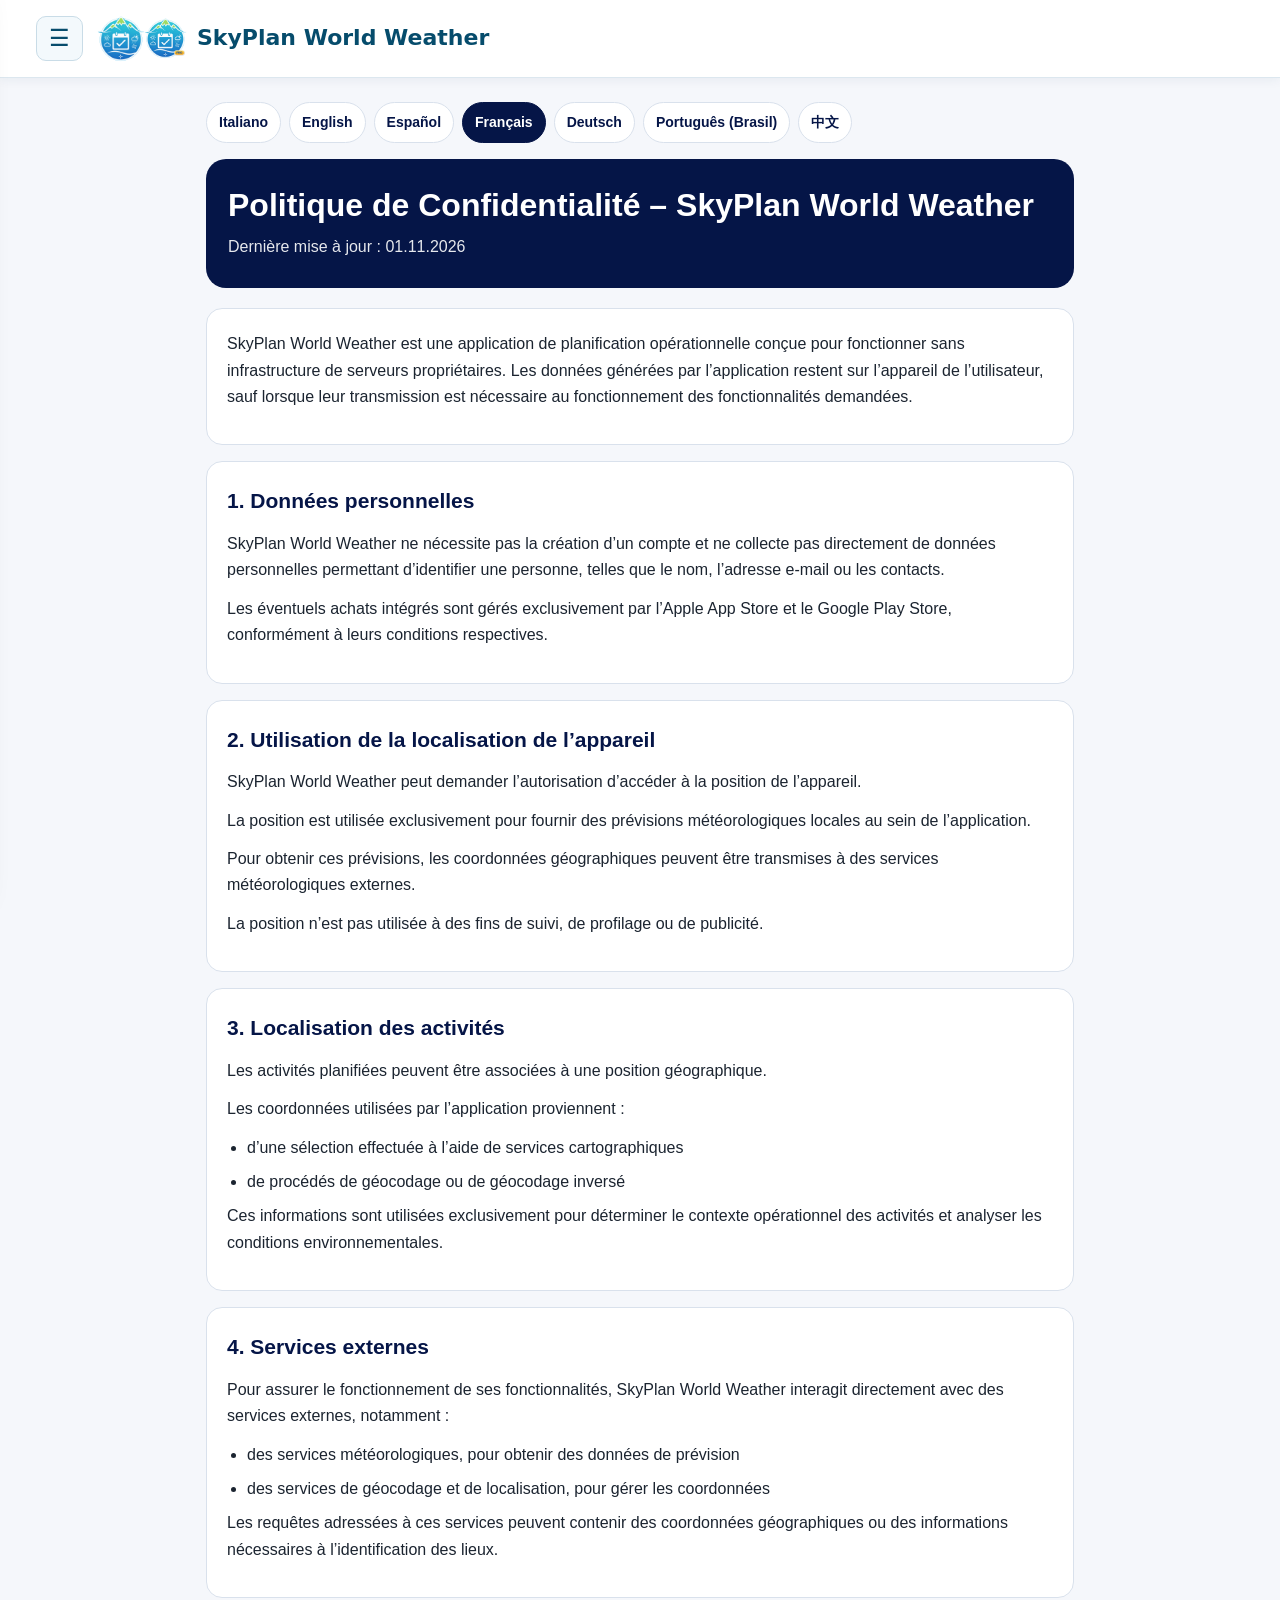
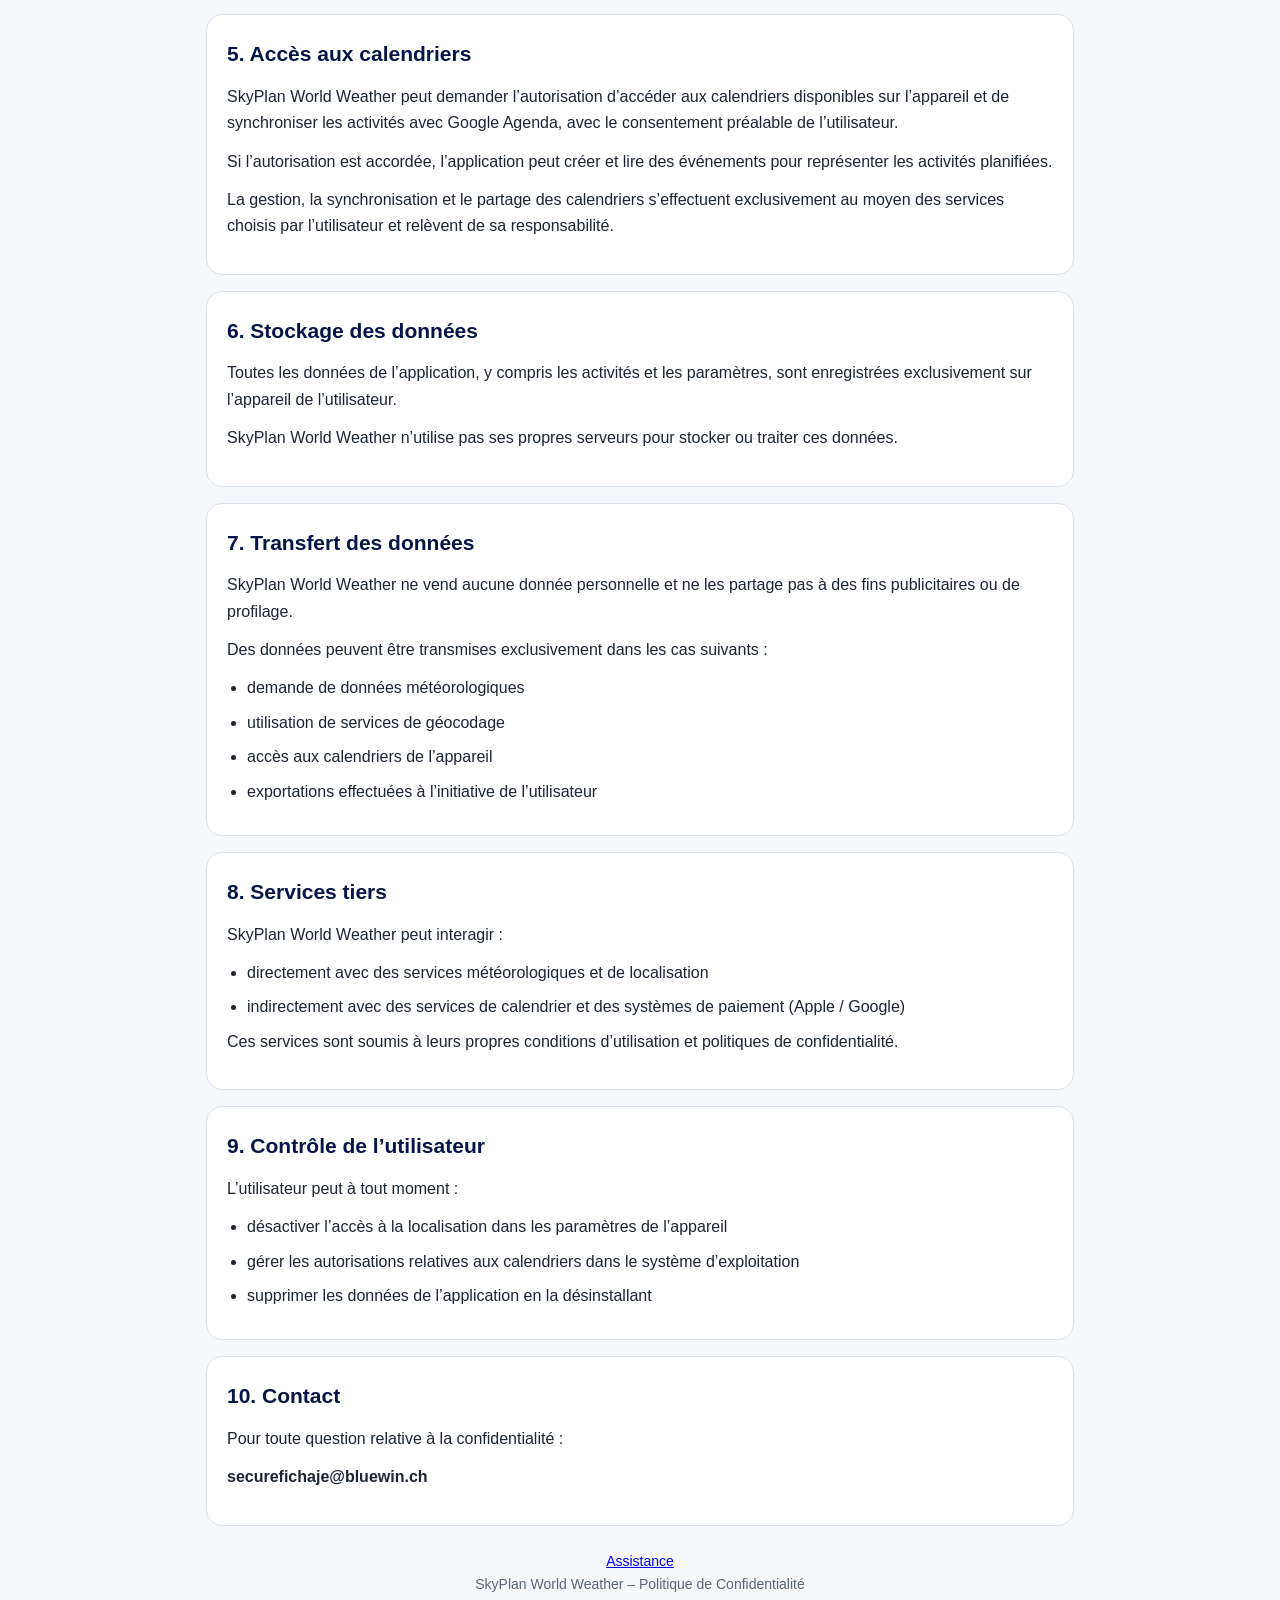
<file: fr.html>
<!DOCTYPE html>
<html lang="fr">
<head>
  <meta charset="UTF-8" />
  <meta name="viewport" content="width=device-width, initial-scale=1.0" />
  <title>SkyPlan World Weather – Politique de Confidentialité</title>
  <meta
    name="description"
    content="Politique de confidentialité officielle de SkyPlan World Weather."
  />
  <style>
    :root {
      --bg: #f5f7fb;
      --surface: #ffffff;
      --text: #1b2430;
      --muted: #5b6573;
      --primary: #051547;
      --border: #d9e1ec;
      --maxw: 900px;
      --radius: 16px;
    }

    * { box-sizing: border-box; }

    html { scroll-behavior: smooth; }

    body {
      margin: 0;
      padding: 0;
      font-family: Arial, Helvetica, sans-serif;
      background: var(--bg);
      color: var(--text);
      line-height: 1.65;
    }

    .wrap {
      width: 100%;
      max-width: var(--maxw);
      margin: 0 auto;
      padding: 24px 16px 48px;
    }

    .langbar {
      display: flex;
      flex-wrap: wrap;
      gap: 8px;
      margin-bottom: 16px;
    }

    .langbar a,
    .langbar span {
      display: inline-block;
      padding: 8px 12px;
      border-radius: 999px;
      border: 1px solid var(--border);
      background: var(--surface);
      color: var(--primary);
      text-decoration: none;
      font-size: 14px;
      font-weight: 700;
    }

    .langbar span.active {
      background: var(--primary);
      color: #ffffff;
      border-color: var(--primary);
    }

    .hero {
      background: var(--primary);
      color: #ffffff;
      border-radius: 20px;
      padding: 28px 22px;
      margin-bottom: 20px;
    }

    .hero h1 {
      margin: 0 0 10px;
      font-size: 32px;
      line-height: 1.15;
    }

    .hero p {
      margin: 0;
      color: rgba(255, 255, 255, 0.9);
      font-size: 16px;
    }

    .card {
      background: var(--surface);
      border: 1px solid var(--border);
      border-radius: var(--radius);
      padding: 22px 20px;
      margin-bottom: 16px;
    }

    h2 {
      margin: 0 0 12px;
      font-size: 21px;
      color: var(--primary);
    }

    p {
      margin: 0 0 12px;
    }

    ul {
      margin: 0;
      padding-left: 20px;
    }

    li {
      margin-bottom: 8px;
    }

    .contact {
      font-weight: bold;
      word-break: break-word;
    }

    .footer {
      text-align: center;
      color: var(--muted);
      font-size: 14px;
      margin-top: 24px;
    }

    @media (max-width: 640px) {
      .hero h1 { font-size: 27px; }
      .hero p, p, li { font-size: 15px; }
      h2 { font-size: 19px; }
    }
  </style>
<link rel="stylesheet" href="./navigation.css">
</head>
<body>
  <main class="wrap">
    <nav class="langbar" aria-label="Sélection de la langue">
      <a href="./it.html">Italiano</a>
      <a href="./index.html">English</a>
      <a href="./es.html">Español</a>
      <span class="active">Français</span>
      <a href="./de.html">Deutsch</a>
      <a href="./pt-BR.html">Português (Brasil)</a>
      <a href="./zh.html">中文</a>
    </nav>

    <section class="hero">
      <h1 id="privacy">Politique de Confidentialité – SkyPlan World Weather</h1>
      <p>Dernière mise à jour : 01.11.2026</p>
    </section>

    <section class="card">
<p>SkyPlan World Weather est une application de planification opérationnelle conçue pour fonctionner sans infrastructure de serveurs propriétaires. Les données générées par l’application restent sur l’appareil de l’utilisateur, sauf lorsque leur transmission est nécessaire au fonctionnement des fonctionnalités demandées.</p>
</section>

    <section class="card">
<h2>1. Données personnelles</h2>
<p>SkyPlan World Weather ne nécessite pas la création d’un compte et ne collecte pas directement de données personnelles permettant d’identifier une personne, telles que le nom, l’adresse e-mail ou les contacts.</p>
<p>Les éventuels achats intégrés sont gérés exclusivement par l’Apple App Store et le Google Play Store, conformément à leurs conditions respectives.</p>
</section>

    <section class="card">
<h2>2. Utilisation de la localisation de l’appareil</h2>
<p>SkyPlan World Weather peut demander l’autorisation d’accéder à la position de l’appareil.</p>
<p>La position est utilisée exclusivement pour fournir des prévisions météorologiques locales au sein de l’application.</p>
<p>Pour obtenir ces prévisions, les coordonnées géographiques peuvent être transmises à des services météorologiques externes.</p>
<p>La position n’est pas utilisée à des fins de suivi, de profilage ou de publicité.</p>
</section>

    <section class="card">
<h2>3. Localisation des activités</h2>
<p>Les activités planifiées peuvent être associées à une position géographique.</p>
<p>Les coordonnées utilisées par l’application proviennent :</p>
<ul>
<li>d’une sélection effectuée à l’aide de services cartographiques</li>
<li>de procédés de géocodage ou de géocodage inversé</li>
</ul>
<p>Ces informations sont utilisées exclusivement pour déterminer le contexte opérationnel des activités et analyser les conditions environnementales.</p>
</section>

    <section class="card">
<h2>4. Services externes</h2>
<p>Pour assurer le fonctionnement de ses fonctionnalités, SkyPlan World Weather interagit directement avec des services externes, notamment :</p>
<ul>
<li>des services météorologiques, pour obtenir des données de prévision</li>
<li>des services de géocodage et de localisation, pour gérer les coordonnées</li>
</ul>
<p>Les requêtes adressées à ces services peuvent contenir des coordonnées géographiques ou des informations nécessaires à l’identification des lieux.</p>
</section>

    <section class="card">
<h2>5. Accès aux calendriers</h2>
<p>SkyPlan World Weather peut demander l’autorisation d’accéder aux calendriers disponibles sur l’appareil et de synchroniser les activités avec Google Agenda, avec le consentement préalable de l’utilisateur.</p>
<p>Si l’autorisation est accordée, l’application peut créer et lire des événements pour représenter les activités planifiées.</p>
<p>La gestion, la synchronisation et le partage des calendriers s’effectuent exclusivement au moyen des services choisis par l’utilisateur et relèvent de sa responsabilité.</p>
</section>

    <section class="card">
<h2>6. Stockage des données</h2>
<p>Toutes les données de l’application, y compris les activités et les paramètres, sont enregistrées exclusivement sur l’appareil de l’utilisateur.</p>
<p>SkyPlan World Weather n’utilise pas ses propres serveurs pour stocker ou traiter ces données.</p>
</section>

    <section class="card">
<h2>7. Transfert des données</h2>
<p>SkyPlan World Weather ne vend aucune donnée personnelle et ne les partage pas à des fins publicitaires ou de profilage.</p>
<p>Des données peuvent être transmises exclusivement dans les cas suivants :</p>
<ul>
<li>demande de données météorologiques</li>
<li>utilisation de services de géocodage</li>
<li>accès aux calendriers de l’appareil</li>
<li>exportations effectuées à l’initiative de l’utilisateur</li>
</ul>
</section>

    <section class="card">
<h2>8. Services tiers</h2>
<p>SkyPlan World Weather peut interagir :</p>
<ul>
<li>directement avec des services météorologiques et de localisation</li>
<li>indirectement avec des services de calendrier et des systèmes de paiement (Apple / Google)</li>
</ul>
<p>Ces services sont soumis à leurs propres conditions d’utilisation et politiques de confidentialité.</p>
</section>

    <section class="card">
<h2>9. Contrôle de l’utilisateur</h2>
<p>L’utilisateur peut à tout moment :</p>
<ul>
<li>désactiver l’accès à la localisation dans les paramètres de l’appareil</li>
<li>gérer les autorisations relatives aux calendriers dans le système d’exploitation</li>
<li>supprimer les données de l’application en la désinstallant</li>
</ul>
</section>

    <section class="card">
<h2>10. Contact</h2>
<p>Pour toute question relative à la confidentialité :</p>
<p class="contact">securefichaje@bluewin.ch</p>
</section>

    <div class="footer">
      <a href="./support.html#fr">Assistance</a>
      <div>
      SkyPlan World Weather – Politique de Confidentialité
      </div>
    </div>
  </main>
<script src="./navigation.js" defer></script>
</body>
</html>
</file>
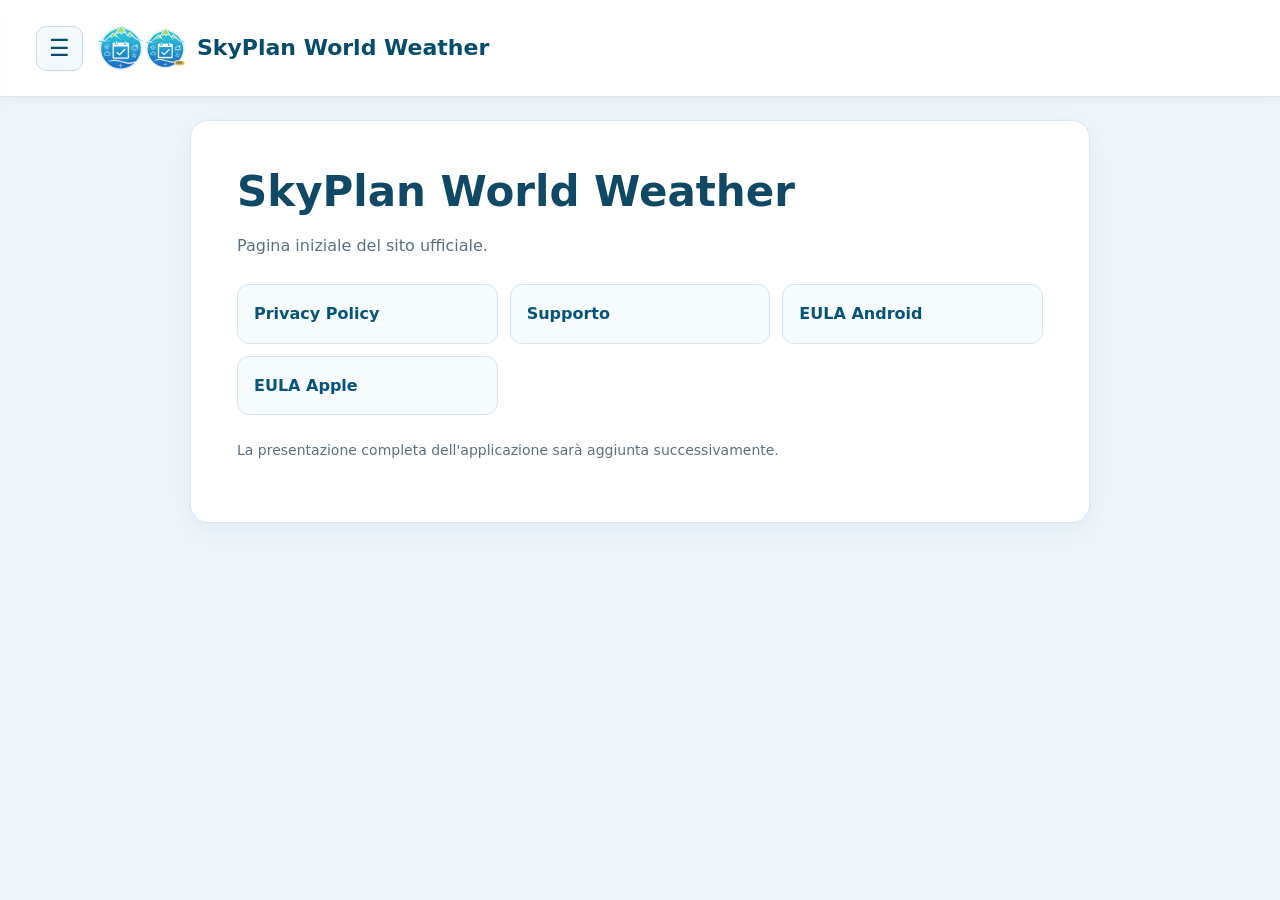
<file: home.html>
<!doctype html><html lang="it"><head><meta charset="utf-8"><meta name="viewport" content="width=device-width, initial-scale=1"><title>SkyPlan World Weather — Home</title><meta name="description" content="SkyPlan World Weather — official website"><link rel="stylesheet" href="./navigation.css"><style>body{margin:0;background:#eef6fb;color:#104966;font:16px/1.6 system-ui,-apple-system,'Segoe UI',sans-serif}.home{max-width:900px;margin:42px auto;padding:0 20px 60px}.panel{background:#fff;border:1px solid #d9e7f0;border-radius:18px;padding:clamp(24px,5vw,46px);box-shadow:0 8px 26px #063c5810}h1{font-size:clamp(28px,5vw,42px);line-height:1.2;margin:0 0 15px}p{color:#5b7180}.links{display:grid;grid-template-columns:repeat(auto-fit,minmax(210px,1fr));gap:12px;margin-top:25px}.links a{padding:16px;border:1px solid #d5e4ed;border-radius:12px;text-decoration:none;color:#07547a;font-weight:700;background:#f6fbfe}.links a:hover{background:#e3f6ff}.note{font-size:14px;margin-top:24px}</style></head><body><main class="home"><section class="panel"><h1>SkyPlan World Weather</h1><p>Pagina iniziale del sito ufficiale.</p><nav class="links" aria-label="Collegamenti"><a href="./index.html">Privacy Policy</a><a href="./support.html">Supporto</a><a href="./eula.html">EULA Android</a><a href="./eula-apple.html">EULA Apple</a></nav><p class="note">La presentazione completa dell'applicazione sarà aggiunta successivamente.</p></section></main><script src="./navigation.js" defer></script></body></html>
</file>
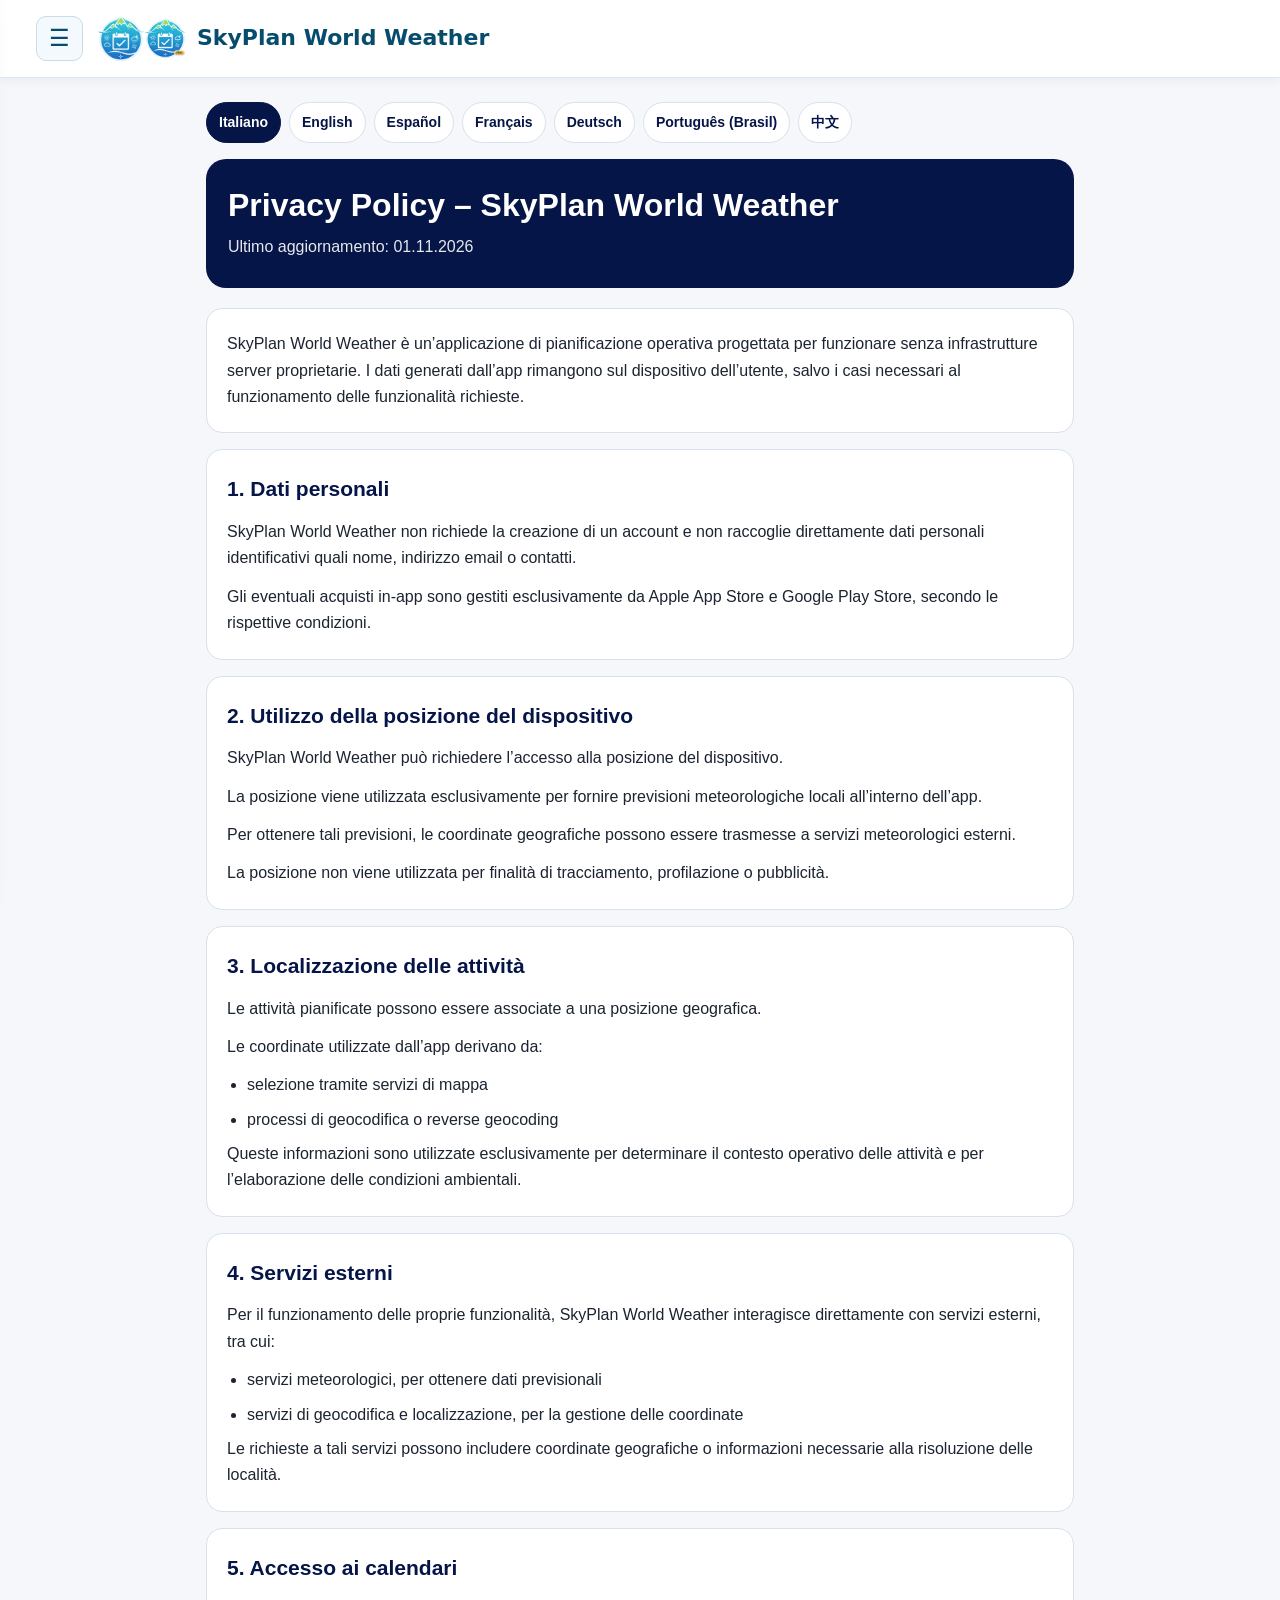
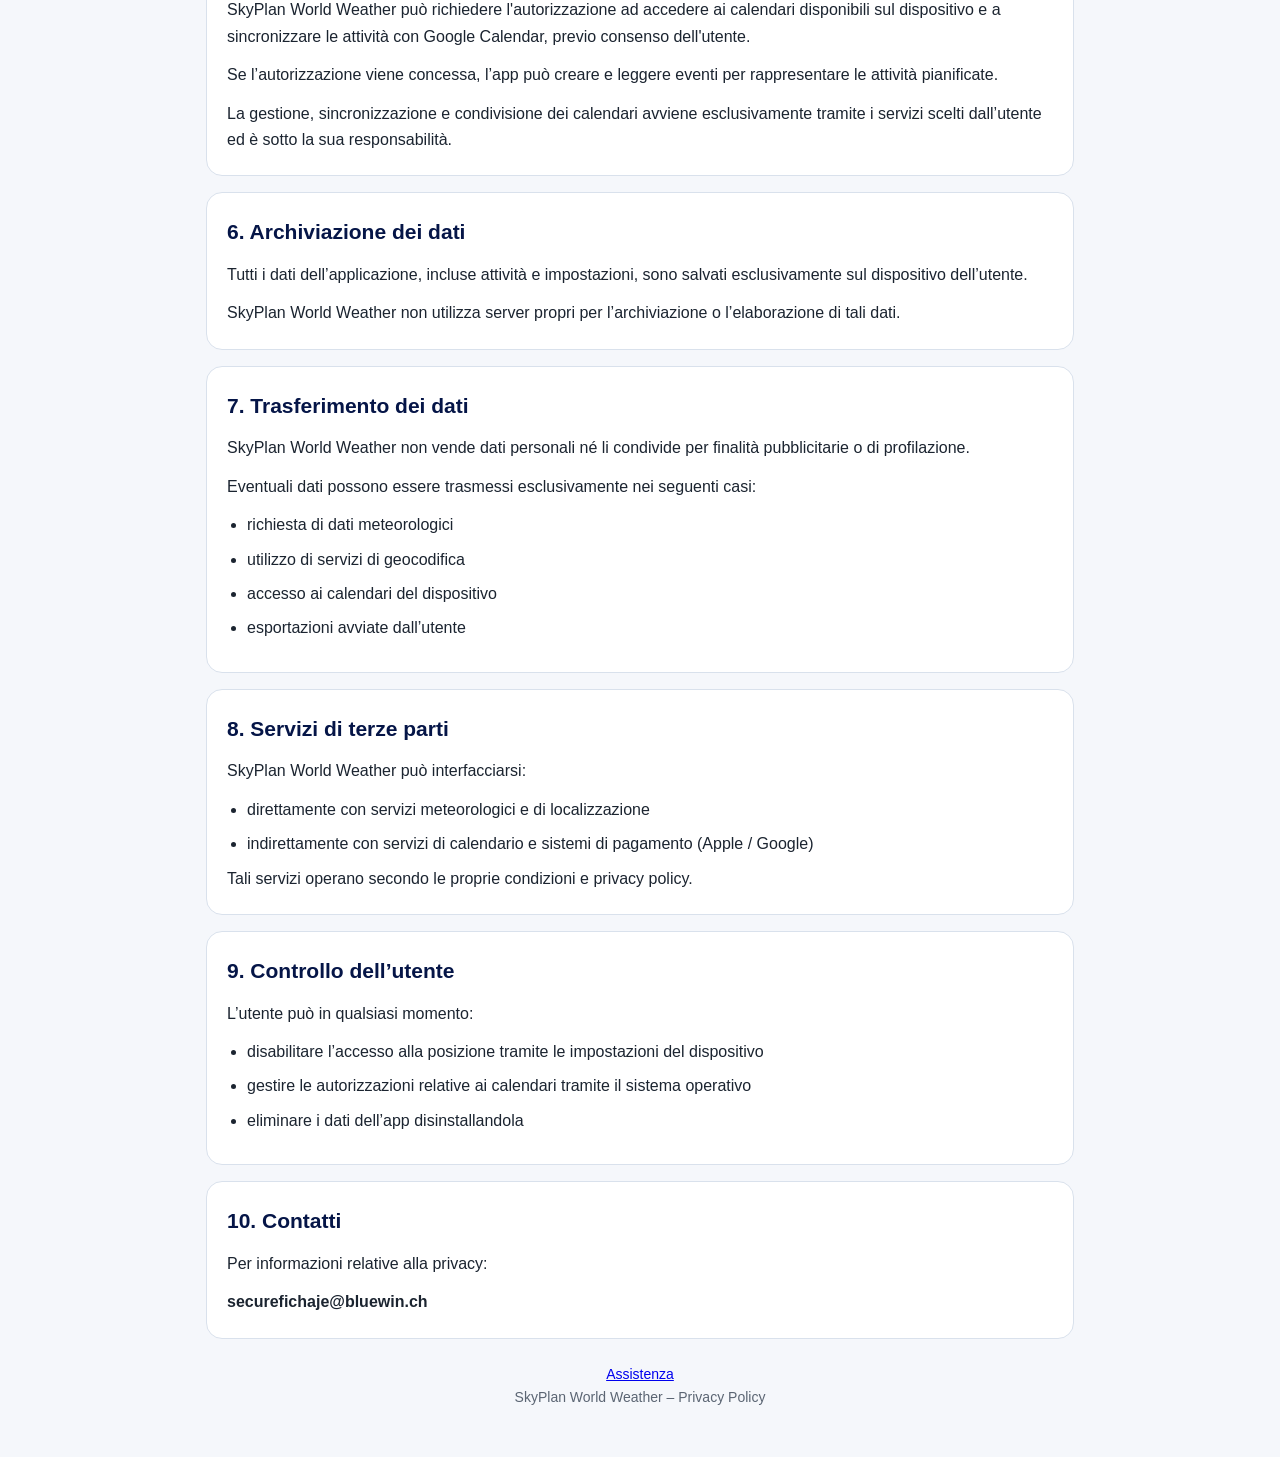
<file: it.html>
<!DOCTYPE html>
<html lang="it">
<head>
  <meta charset="UTF-8" />
  <meta name="viewport" content="width=device-width, initial-scale=1.0" />
  <title>SkyPlan World Weather – Privacy Policy</title>
  <meta
    name="description"
    content="Privacy Policy ufficiale di SkyPlan World Weather"
  />
  <style>
    :root {
      --bg: #f5f7fb;
      --surface: #ffffff;
      --text: #1b2430;
      --muted: #5b6573;
      --primary: #051547;
      --border: #d9e1ec;
      --maxw: 900px;
      --radius: 16px;
    }

    * {
      box-sizing: border-box;
    }

    html {
      scroll-behavior: smooth;
    }

    body {
      margin: 0;
      padding: 0;
      font-family: Arial, Helvetica, sans-serif;
      background: var(--bg);
      color: var(--text);
      line-height: 1.65;
    }

    .wrap {
      width: 100%;
      max-width: var(--maxw);
      margin: 0 auto;
      padding: 24px 16px 48px;
    }

    .langbar {
      display: flex;
      flex-wrap: wrap;
      gap: 8px;
      margin-bottom: 16px;
    }

    .langbar a,
    .langbar span {
      display: inline-block;
      padding: 8px 12px;
      border-radius: 999px;
      border: 1px solid var(--border);
      background: var(--surface);
      color: var(--primary);
      text-decoration: none;
      font-size: 14px;
      font-weight: 700;
    }

    .langbar span.active {
      background: var(--primary);
      color: #ffffff;
      border-color: var(--primary);
    }

    .hero {
      background: var(--primary);
      color: #ffffff;
      border-radius: 20px;
      padding: 28px 22px;
      margin-bottom: 20px;
    }

    .hero h1 {
      margin: 0 0 10px;
      font-size: 32px;
      line-height: 1.15;
    }

    .hero p {
      margin: 0;
      color: rgba(255, 255, 255, 0.9);
      font-size: 16px;
    }

    .card {
      background: var(--surface);
      border: 1px solid var(--border);
      border-radius: var(--radius);
      padding: 22px 20px;
      margin-bottom: 16px;
    }

    h2 {
      margin: 0 0 12px;
      font-size: 21px;
      color: var(--primary);
    }

    p {
      margin: 0 0 12px;
    }

    p:last-child,
    ul:last-child {
      margin-bottom: 0;
    }

    ul {
      margin: 0;
      padding-left: 20px;
    }

    li {
      margin-bottom: 8px;
    }

    .contact {
      font-weight: bold;
      word-break: break-word;
    }

    .footer {
      text-align: center;
      color: var(--muted);
      font-size: 14px;
      margin-top: 24px;
    }

    @media (max-width: 640px) {
      .hero h1 {
        font-size: 27px;
      }

      .hero p,
      p,
      li {
        font-size: 15px;
      }

      h2 {
        font-size: 19px;
      }
    }
  </style>
<link rel="stylesheet" href="./navigation.css">
</head>
<body>
  <main class="wrap">
    <nav class="langbar" aria-label="Selezione lingua">
      <span class="active">Italiano</span>
      <a href="./index.html">English</a>
      <a href="./es.html">Español</a>
      <a href="./fr.html">Français</a>
      <a href="./de.html">Deutsch</a>
      <a href="./pt-BR.html">Português (Brasil)</a>
      <a href="./zh.html">中文</a>
    </nav>

    <section class="hero">
      <h1 id="privacy">Privacy Policy – SkyPlan World Weather</h1>
      <p>Ultimo aggiornamento: 01.11.2026</p>
    </section>

    <section class="card">
      <p>
        SkyPlan World Weather è un’applicazione di pianificazione operativa progettata per
        funzionare senza infrastrutture server proprietarie. I dati generati
        dall’app rimangono sul dispositivo dell’utente, salvo i casi necessari
        al funzionamento delle funzionalità richieste.
      </p>
    </section>

    <section class="card">
      <h2>1. Dati personali</h2>
      <p>
        SkyPlan World Weather non richiede la creazione di un account e non raccoglie
        direttamente dati personali identificativi quali nome, indirizzo email o
        contatti.
      </p>
      <p>
        Gli eventuali acquisti in-app sono gestiti esclusivamente da Apple App
        Store e Google Play Store, secondo le rispettive condizioni.
      </p>
    </section>

    <section class="card">
      <h2>2. Utilizzo della posizione del dispositivo</h2>
      <p>
        SkyPlan World Weather può richiedere l’accesso alla posizione del dispositivo.
      </p>
      <p>
        La posizione viene utilizzata esclusivamente per fornire previsioni
        meteorologiche locali all’interno dell’app.
      </p>
      <p>
        Per ottenere tali previsioni, le coordinate geografiche possono essere
        trasmesse a servizi meteorologici esterni.
      </p>
      <p>
        La posizione non viene utilizzata per finalità di tracciamento,
        profilazione o pubblicità.
      </p>
    </section>

    <section class="card">
      <h2>3. Localizzazione delle attività</h2>
      <p>
        Le attività pianificate possono essere associate a una posizione
        geografica.
      </p>
      <p>Le coordinate utilizzate dall’app derivano da:</p>
      <ul>
        <li>selezione tramite servizi di mappa</li>
        <li>processi di geocodifica o reverse geocoding</li>
      </ul>
      <p>
        Queste informazioni sono utilizzate esclusivamente per determinare il
        contesto operativo delle attività e per l’elaborazione delle condizioni
        ambientali.
      </p>
    </section>

    <section class="card">
      <h2>4. Servizi esterni</h2>
      <p>
        Per il funzionamento delle proprie funzionalità, SkyPlan World Weather interagisce
        direttamente con servizi esterni, tra cui:
      </p>
      <ul>
        <li>servizi meteorologici, per ottenere dati previsionali</li>
        <li>servizi di geocodifica e localizzazione, per la gestione delle coordinate</li>
      </ul>
      <p>
        Le richieste a tali servizi possono includere coordinate geografiche o
        informazioni necessarie alla risoluzione delle località.
      </p>
    </section>

    <section class="card">
      <h2>5. Accesso ai calendari</h2>
      <p>
        SkyPlan World Weather può richiedere l'autorizzazione ad accedere ai calendari disponibili sul dispositivo e a sincronizzare le attività con Google Calendar, previo consenso dell'utente.
      </p>
      <p>
        Se l’autorizzazione viene concessa, l’app può creare e leggere eventi
        per rappresentare le attività pianificate.
      </p>
      <p>
        La gestione, sincronizzazione e condivisione dei calendari avviene
        esclusivamente tramite i servizi scelti dall’utente ed è sotto la sua
        responsabilità.
      </p>
    </section>

    <section class="card">
      <h2>6. Archiviazione dei dati</h2>
      <p>
        Tutti i dati dell’applicazione, incluse attività e impostazioni, sono
        salvati esclusivamente sul dispositivo dell’utente.
      </p>
      <p>
        SkyPlan World Weather non utilizza server propri per l’archiviazione o l’elaborazione
        di tali dati.
      </p>
    </section>

    <section class="card">
      <h2>7. Trasferimento dei dati</h2>
      <p>SkyPlan World Weather non vende dati personali né li condivide per finalità pubblicitarie o di profilazione.</p>
      <p>
        Eventuali dati possono essere trasmessi esclusivamente nei seguenti
        casi:
      </p>
      <ul>
        <li>richiesta di dati meteorologici</li>
        <li>utilizzo di servizi di geocodifica</li>
        <li>accesso ai calendari del dispositivo</li>
        <li>esportazioni avviate dall’utente</li>
      </ul>
    </section>

    <section class="card">
      <h2>8. Servizi di terze parti</h2>
      <p>SkyPlan World Weather può interfacciarsi:</p>
      <ul>
        <li>direttamente con servizi meteorologici e di localizzazione</li>
        <li>indirettamente con servizi di calendario e sistemi di pagamento (Apple / Google)</li>
      </ul>
      <p>
        Tali servizi operano secondo le proprie condizioni e privacy policy.
      </p>
    </section>

    <section class="card">
      <h2>9. Controllo dell’utente</h2>
      <p>L’utente può in qualsiasi momento:</p>
      <ul>
        <li>disabilitare l’accesso alla posizione tramite le impostazioni del dispositivo</li>
        <li>gestire le autorizzazioni relative ai calendari tramite il sistema operativo</li>
        <li>eliminare i dati dell’app disinstallandola</li>
      </ul>
    </section>

    <section class="card">
      <h2>10. Contatti</h2>
      <p>Per informazioni relative alla privacy:</p>
      <p class="contact">securefichaje@bluewin.ch</p>
    </section>

    <div class="footer">
      <a href="./support.html#it">Assistenza</a>
      <div>
      SkyPlan World Weather – Privacy Policy
      </div>
    </div>
  </main>
<script src="./navigation.js" defer></script>
</body>
</html>
</file>
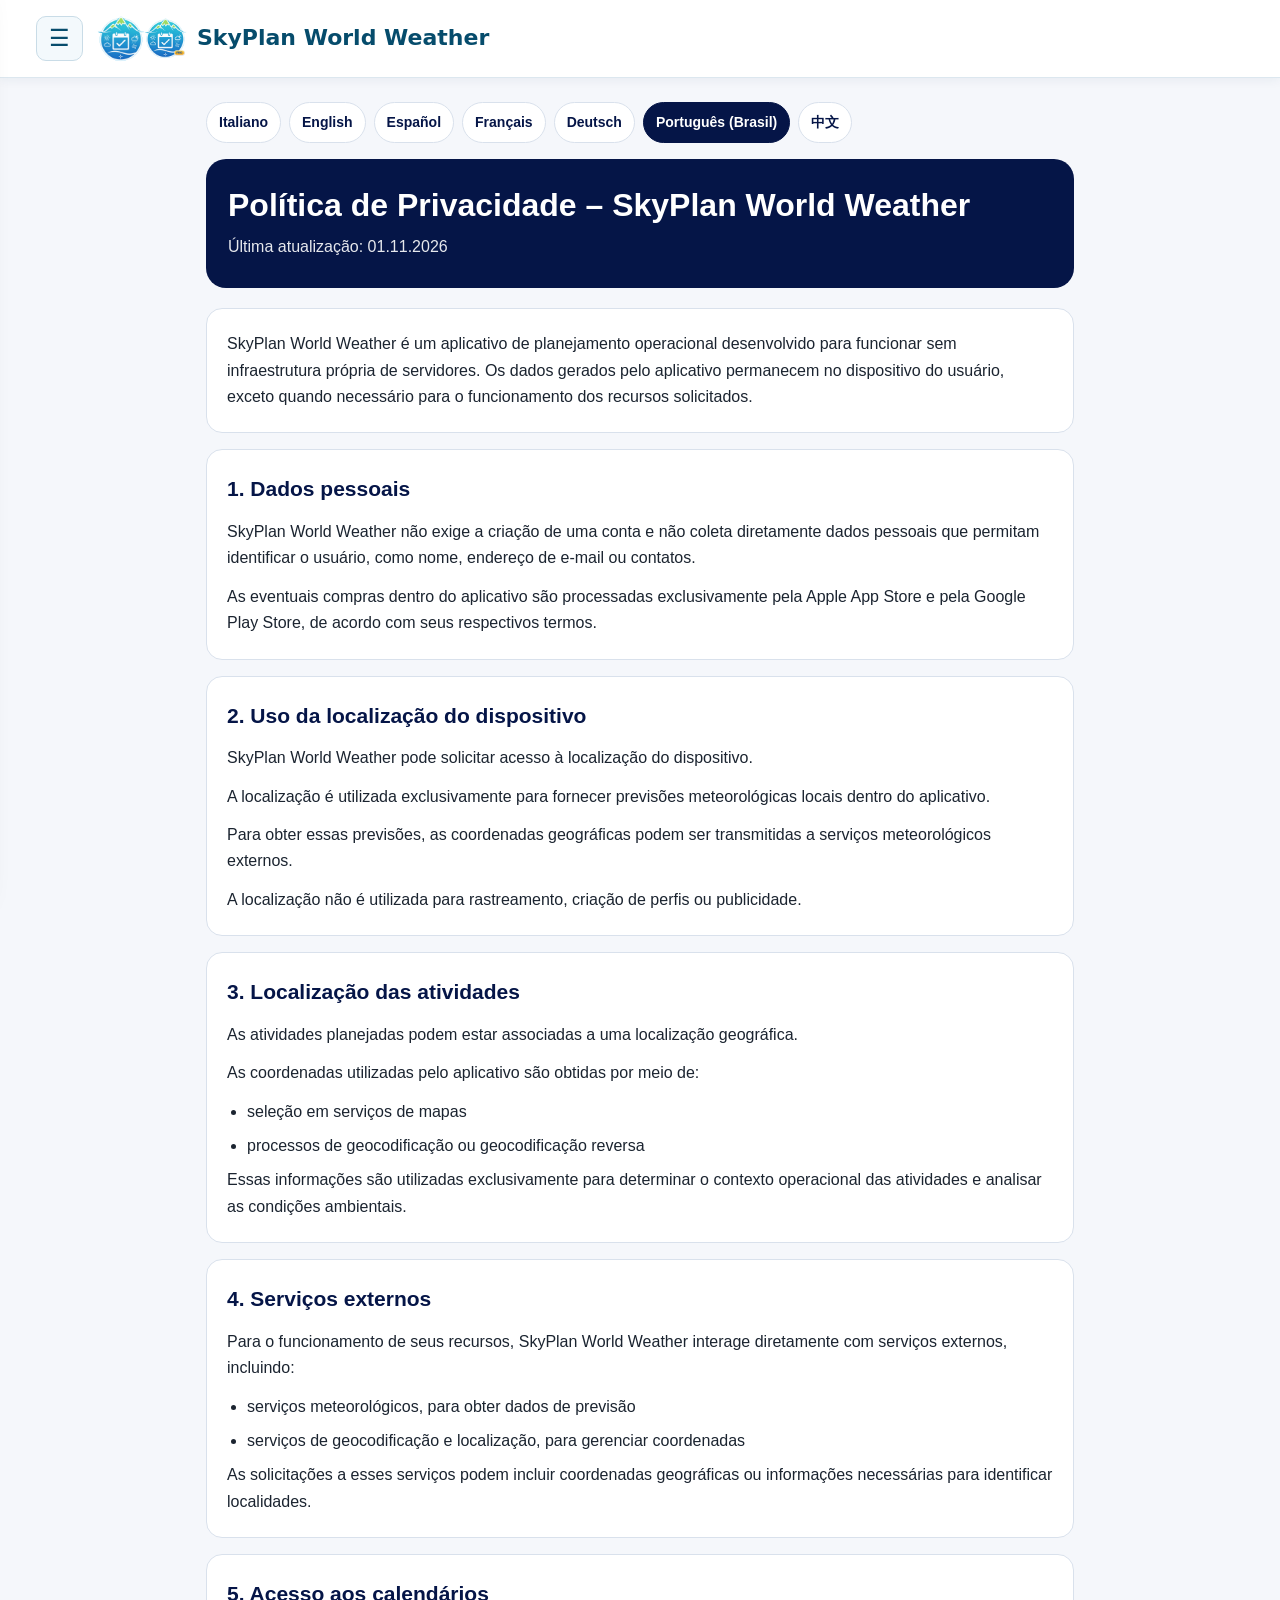
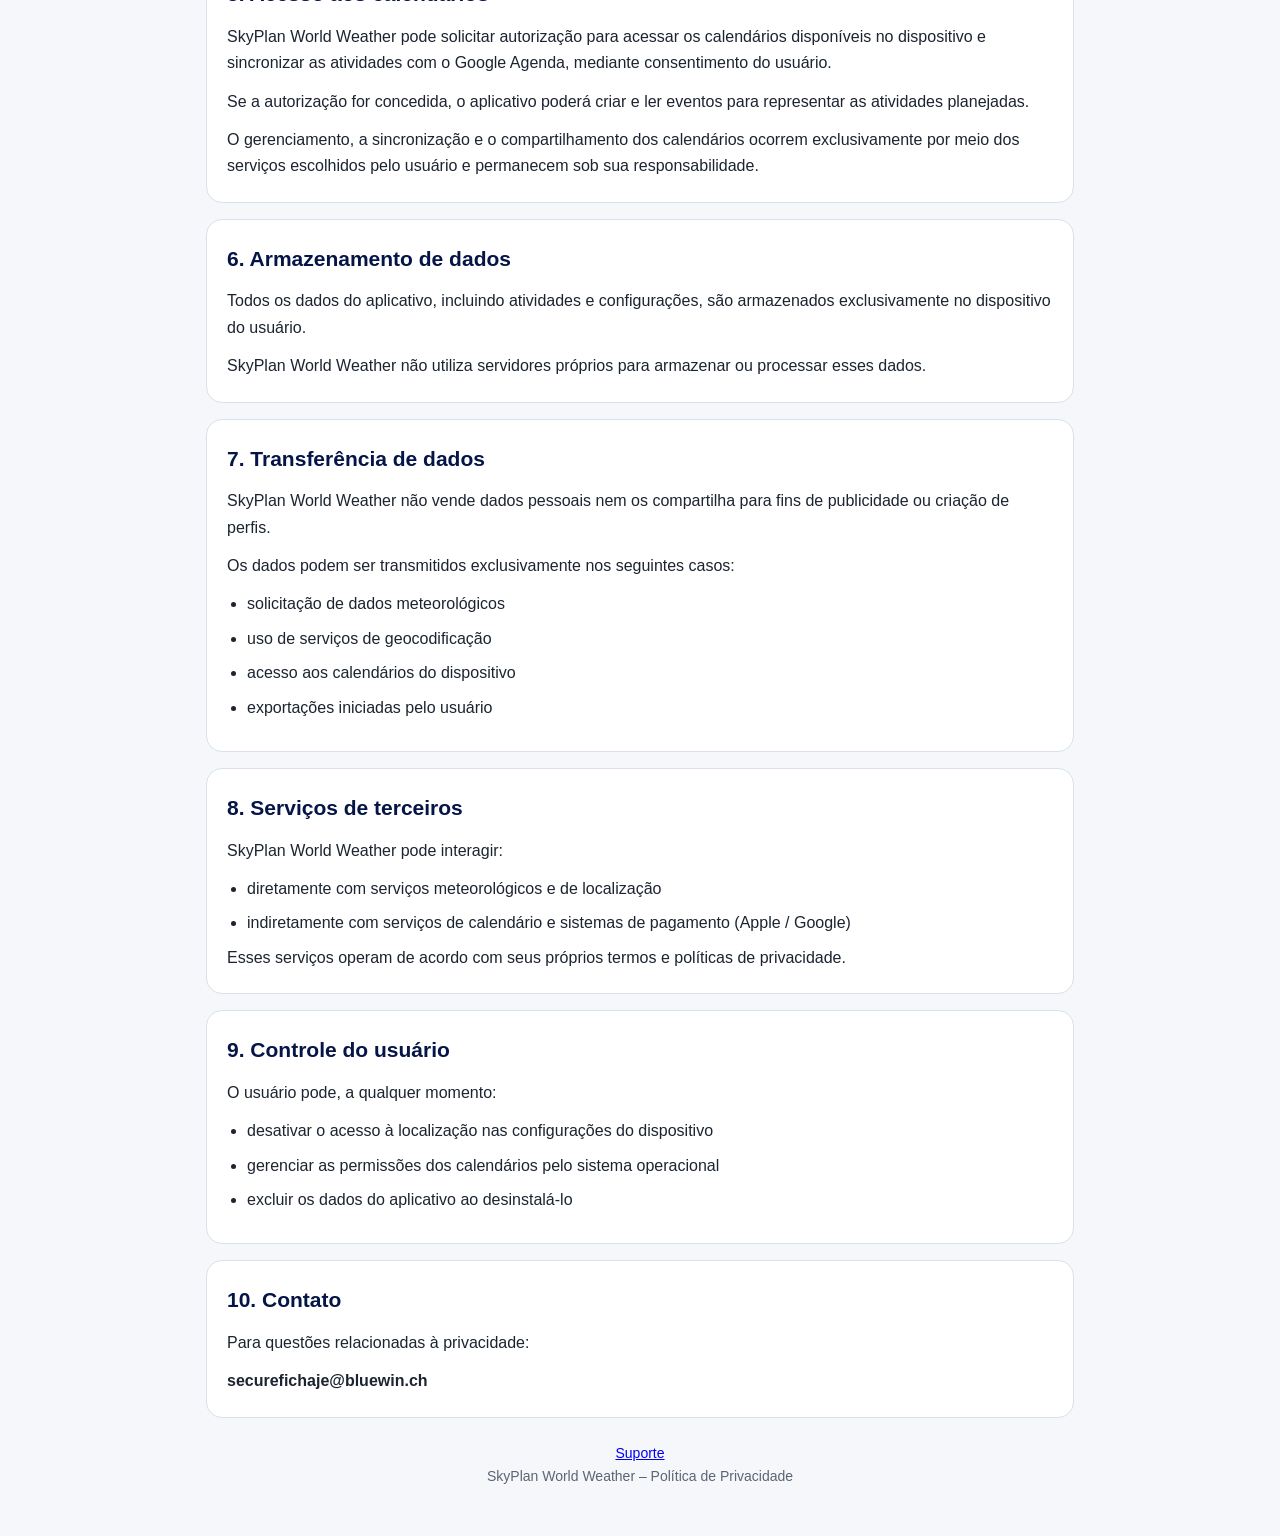
<file: pt-BR.html>
<!DOCTYPE html>
<html lang="pt-BR">
<head>
  <meta charset="UTF-8" />
  <meta name="viewport" content="width=device-width, initial-scale=1.0" />
  <title>SkyPlan World Weather – Política de Privacidade</title>
  <meta
    name="description"
    content="Política de Privacidade oficial do SkyPlan World Weather"
  />
  <style>
    :root {
      --bg: #f5f7fb;
      --surface: #ffffff;
      --text: #1b2430;
      --muted: #5b6573;
      --primary: #051547;
      --border: #d9e1ec;
      --maxw: 900px;
      --radius: 16px;
    }

    * { box-sizing: border-box; }

    html { scroll-behavior: smooth; }

    body {
      margin: 0;
      padding: 0;
      font-family: Arial, Helvetica, sans-serif;
      background: var(--bg);
      color: var(--text);
      line-height: 1.65;
    }

    .wrap {
      width: 100%;
      max-width: var(--maxw);
      margin: 0 auto;
      padding: 24px 16px 48px;
    }

    .langbar {
      display: flex;
      flex-wrap: wrap;
      gap: 8px;
      margin-bottom: 16px;
    }

    .langbar a,
    .langbar span {
      display: inline-block;
      padding: 8px 12px;
      border-radius: 999px;
      border: 1px solid var(--border);
      background: var(--surface);
      color: var(--primary);
      text-decoration: none;
      font-size: 14px;
      font-weight: 700;
    }

    .langbar span.active {
      background: var(--primary);
      color: #ffffff;
      border-color: var(--primary);
    }

    .hero {
      background: var(--primary);
      color: #ffffff;
      border-radius: 20px;
      padding: 28px 22px;
      margin-bottom: 20px;
    }

    .hero h1 {
      margin: 0 0 10px;
      font-size: 32px;
      line-height: 1.15;
    }

    .hero p {
      margin: 0;
      color: rgba(255, 255, 255, 0.9);
      font-size: 16px;
    }

    .card {
      background: var(--surface);
      border: 1px solid var(--border);
      border-radius: var(--radius);
      padding: 22px 20px;
      margin-bottom: 16px;
    }

    h2 {
      margin: 0 0 12px;
      font-size: 21px;
      color: var(--primary);
    }

    p { margin: 0 0 12px; }

    p:last-child,
    ul:last-child { margin-bottom: 0; }

    ul {
      margin: 0;
      padding-left: 20px;
    }

    li { margin-bottom: 8px; }

    .contact {
      font-weight: bold;
      word-break: break-word;
    }

    .footer {
      text-align: center;
      color: var(--muted);
      font-size: 14px;
      margin-top: 24px;
    }

    @media (max-width: 640px) {
      .hero h1 { font-size: 27px; }
      .hero p, p, li { font-size: 15px; }
      h2 { font-size: 19px; }
    }
  </style>
<link rel="stylesheet" href="./navigation.css">
</head>
<body>
  <main class="wrap">
    <nav class="langbar" aria-label="Seleção de idioma">
      <a href="./it.html">Italiano</a>
      <a href="./index.html">English</a>
      <a href="./es.html">Español</a>
      <a href="./fr.html">Français</a>
      <a href="./de.html">Deutsch</a>
      <span class="active">Português (Brasil)</span>
      <a href="./zh.html">中文</a>
    </nav>

    <section class="hero">
      <h1 id="privacy">Política de Privacidade – SkyPlan World Weather</h1>
      <p>Última atualização: 01.11.2026</p>
    </section>

    <section class="card">
<p>SkyPlan World Weather é um aplicativo de planejamento operacional desenvolvido para funcionar sem infraestrutura própria de servidores. Os dados gerados pelo aplicativo permanecem no dispositivo do usuário, exceto quando necessário para o funcionamento dos recursos solicitados.</p>
</section>

    <section class="card">
<h2>1. Dados pessoais</h2>
<p>SkyPlan World Weather não exige a criação de uma conta e não coleta diretamente dados pessoais que permitam identificar o usuário, como nome, endereço de e-mail ou contatos.</p>
<p>As eventuais compras dentro do aplicativo são processadas exclusivamente pela Apple App Store e pela Google Play Store, de acordo com seus respectivos termos.</p>
</section>

    <section class="card">
<h2>2. Uso da localização do dispositivo</h2>
<p>SkyPlan World Weather pode solicitar acesso à localização do dispositivo.</p>
<p>A localização é utilizada exclusivamente para fornecer previsões meteorológicas locais dentro do aplicativo.</p>
<p>Para obter essas previsões, as coordenadas geográficas podem ser transmitidas a serviços meteorológicos externos.</p>
<p>A localização não é utilizada para rastreamento, criação de perfis ou publicidade.</p>
</section>

    <section class="card">
<h2>3. Localização das atividades</h2>
<p>As atividades planejadas podem estar associadas a uma localização geográfica.</p>
<p>As coordenadas utilizadas pelo aplicativo são obtidas por meio de:</p>
<ul>
<li>seleção em serviços de mapas</li>
<li>processos de geocodificação ou geocodificação reversa</li>
</ul>
<p>Essas informações são utilizadas exclusivamente para determinar o contexto operacional das atividades e analisar as condições ambientais.</p>
</section>

    <section class="card">
<h2>4. Serviços externos</h2>
<p>Para o funcionamento de seus recursos, SkyPlan World Weather interage diretamente com serviços externos, incluindo:</p>
<ul>
<li>serviços meteorológicos, para obter dados de previsão</li>
<li>serviços de geocodificação e localização, para gerenciar coordenadas</li>
</ul>
<p>As solicitações a esses serviços podem incluir coordenadas geográficas ou informações necessárias para identificar localidades.</p>
</section>

    <section class="card">
<h2>5. Acesso aos calendários</h2>
<p>SkyPlan World Weather pode solicitar autorização para acessar os calendários disponíveis no dispositivo e sincronizar as atividades com o Google Agenda, mediante consentimento do usuário.</p>
<p>Se a autorização for concedida, o aplicativo poderá criar e ler eventos para representar as atividades planejadas.</p>
<p>O gerenciamento, a sincronização e o compartilhamento dos calendários ocorrem exclusivamente por meio dos serviços escolhidos pelo usuário e permanecem sob sua responsabilidade.</p>
</section>

    <section class="card">
<h2>6. Armazenamento de dados</h2>
<p>Todos os dados do aplicativo, incluindo atividades e configurações, são armazenados exclusivamente no dispositivo do usuário.</p>
<p>SkyPlan World Weather não utiliza servidores próprios para armazenar ou processar esses dados.</p>
</section>

    <section class="card">
<h2>7. Transferência de dados</h2>
<p>SkyPlan World Weather não vende dados pessoais nem os compartilha para fins de publicidade ou criação de perfis.</p>
<p>Os dados podem ser transmitidos exclusivamente nos seguintes casos:</p>
<ul>
<li>solicitação de dados meteorológicos</li>
<li>uso de serviços de geocodificação</li>
<li>acesso aos calendários do dispositivo</li>
<li>exportações iniciadas pelo usuário</li>
</ul>
</section>

    <section class="card">
<h2>8. Serviços de terceiros</h2>
<p>SkyPlan World Weather pode interagir:</p>
<ul>
<li>diretamente com serviços meteorológicos e de localização</li>
<li>indiretamente com serviços de calendário e sistemas de pagamento (Apple / Google)</li>
</ul>
<p>Esses serviços operam de acordo com seus próprios termos e políticas de privacidade.</p>
</section>

    <section class="card">
<h2>9. Controle do usuário</h2>
<p>O usuário pode, a qualquer momento:</p>
<ul>
<li>desativar o acesso à localização nas configurações do dispositivo</li>
<li>gerenciar as permissões dos calendários pelo sistema operacional</li>
<li>excluir os dados do aplicativo ao desinstalá-lo</li>
</ul>
</section>

    <section class="card">
<h2>10. Contato</h2>
<p>Para questões relacionadas à privacidade:</p>
<p class="contact">securefichaje@bluewin.ch</p>
</section>

    <div class="footer">
      <a href="./support.html#pt-BR">Suporte</a>
      <div>
      SkyPlan World Weather – Política de Privacidade
      </div>
    </div>
  </main>
<script src="./navigation.js" defer></script>
</body>
</html>
</file>
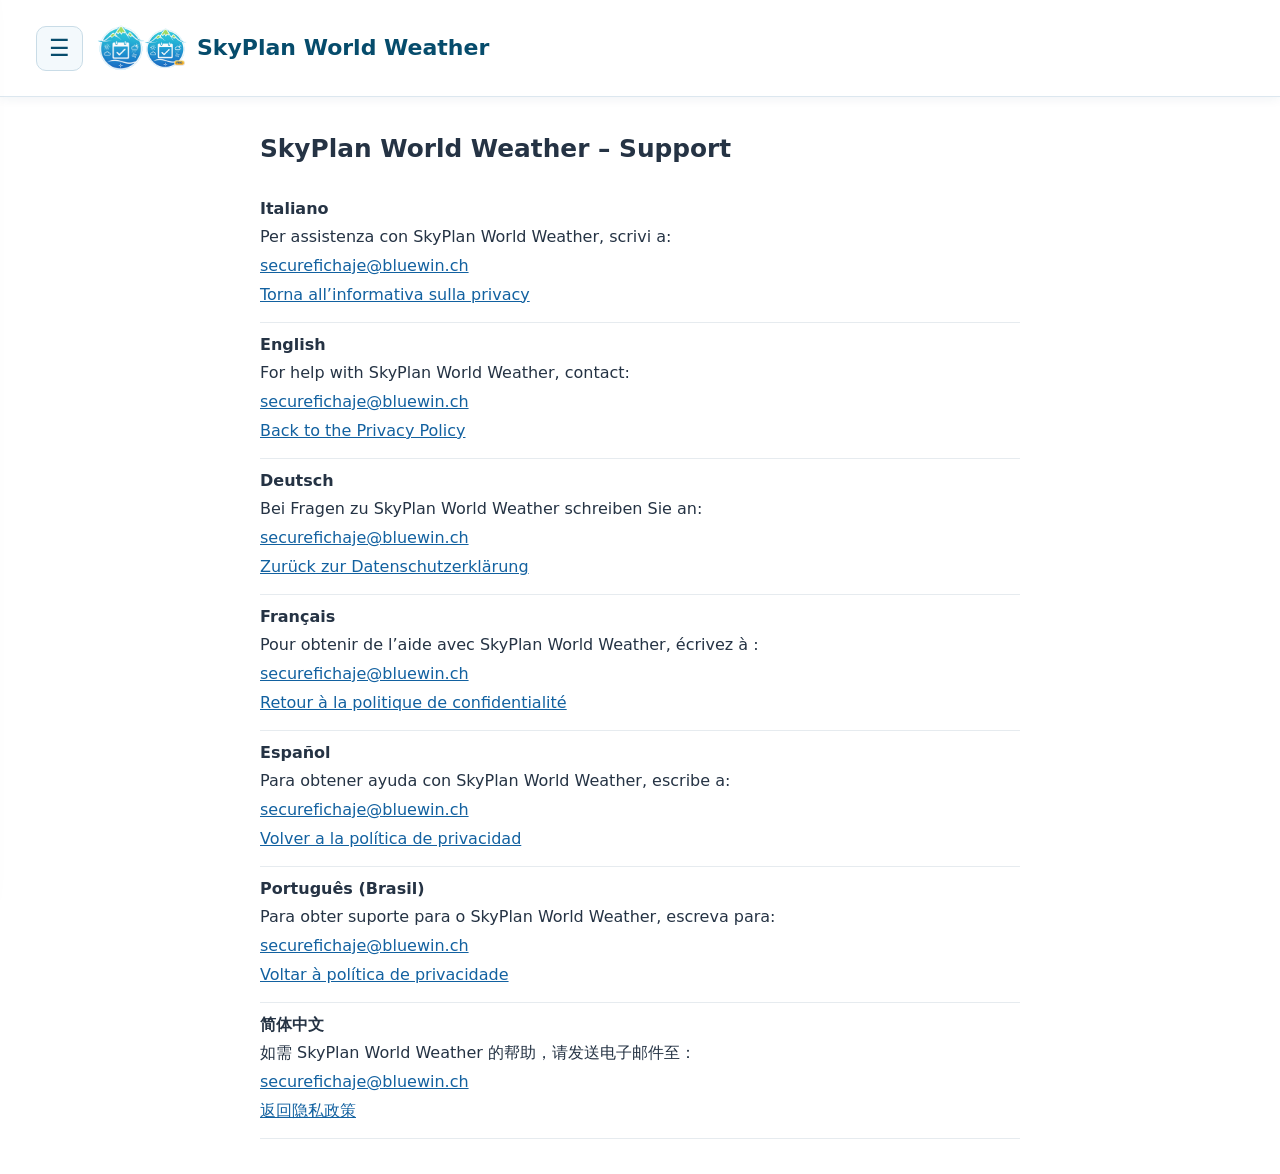
<file: support.html>
<!DOCTYPE html>
<html lang="en">
<head>
  <meta charset="UTF-8">
  <meta name="viewport" content="width=device-width, initial-scale=1">
  <title>SkyPlan World Weather – Support</title>
  <style>
    body {font-family: system-ui, -apple-system, 'Segoe UI', sans-serif; max-width: 760px; margin: 35px auto; padding: 0 20px; line-height: 1.5; color: #253344;}
    h1 {font-size: 1.55rem; margin-bottom: 20px;}
    section {padding: 10px 0; border-bottom: 1px solid #e6ebef;}
    h2 {font-size: 1rem; margin: 0 0 4px;}
    p {margin: 0 0 5px;}
    a {color: #1261a0;}
  </style>
<link rel="stylesheet" href="./navigation.css">
</head>
<body>
<h1>SkyPlan World Weather – Support</h1>
<section id="it" lang="it"><h2>Italiano</h2><p>Per assistenza con SkyPlan World Weather, scrivi a:</p><p><a href="mailto:securefichaje@bluewin.ch">securefichaje@bluewin.ch</a></p><p><a href="./it.html#privacy">Torna all’informativa sulla privacy</a></p></section>
<section id="en" lang="en"><h2>English</h2><p>For help with SkyPlan World Weather, contact:</p><p><a href="mailto:securefichaje@bluewin.ch">securefichaje@bluewin.ch</a></p><p><a href="./index.html#privacy">Back to the Privacy Policy</a></p></section>
<section id="de" lang="de"><h2>Deutsch</h2><p>Bei Fragen zu SkyPlan World Weather schreiben Sie an:</p><p><a href="mailto:securefichaje@bluewin.ch">securefichaje@bluewin.ch</a></p><p><a href="./de.html#privacy">Zurück zur Datenschutzerklärung</a></p></section>
<section id="fr" lang="fr"><h2>Français</h2><p>Pour obtenir de l’aide avec SkyPlan World Weather, écrivez à :</p><p><a href="mailto:securefichaje@bluewin.ch">securefichaje@bluewin.ch</a></p><p><a href="./fr.html#privacy">Retour à la politique de confidentialité</a></p></section>
<section id="es" lang="es"><h2>Español</h2><p>Para obtener ayuda con SkyPlan World Weather, escribe a:</p><p><a href="mailto:securefichaje@bluewin.ch">securefichaje@bluewin.ch</a></p><p><a href="./es.html#privacy">Volver a la política de privacidad</a></p></section>
<section id="pt-BR" lang="pt-BR"><h2>Português (Brasil)</h2><p>Para obter suporte para o SkyPlan World Weather, escreva para:</p><p><a href="mailto:securefichaje@bluewin.ch">securefichaje@bluewin.ch</a></p><p><a href="./pt-BR.html#privacy">Voltar à política de privacidade</a></p></section>
<section id="zh" lang="zh-Hans"><h2>简体中文</h2><p>如需 SkyPlan World Weather 的帮助，请发送电子邮件至：</p><p><a href="mailto:securefichaje@bluewin.ch">securefichaje@bluewin.ch</a></p><p><a href="./zh.html#privacy">返回隐私政策</a></p></section>
<script src="./navigation.js" defer></script>
</body>
</html>
</file>
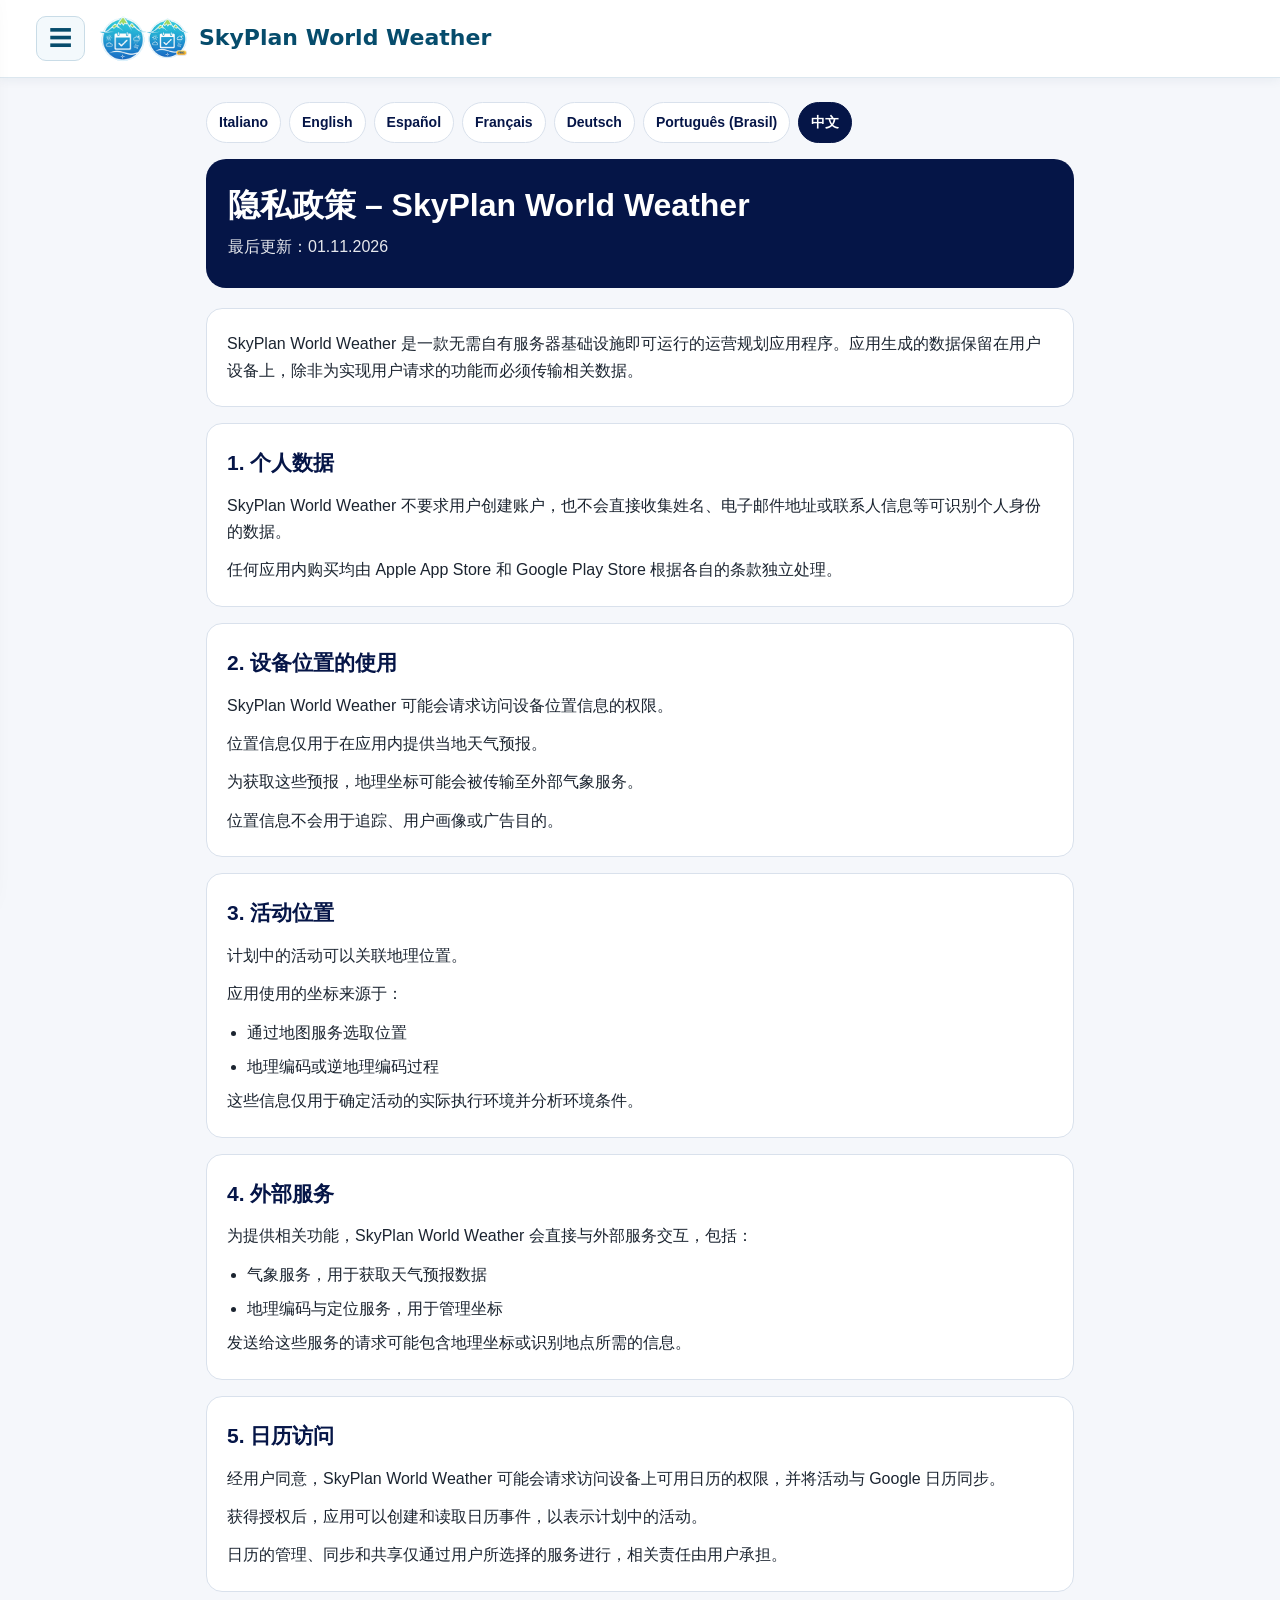
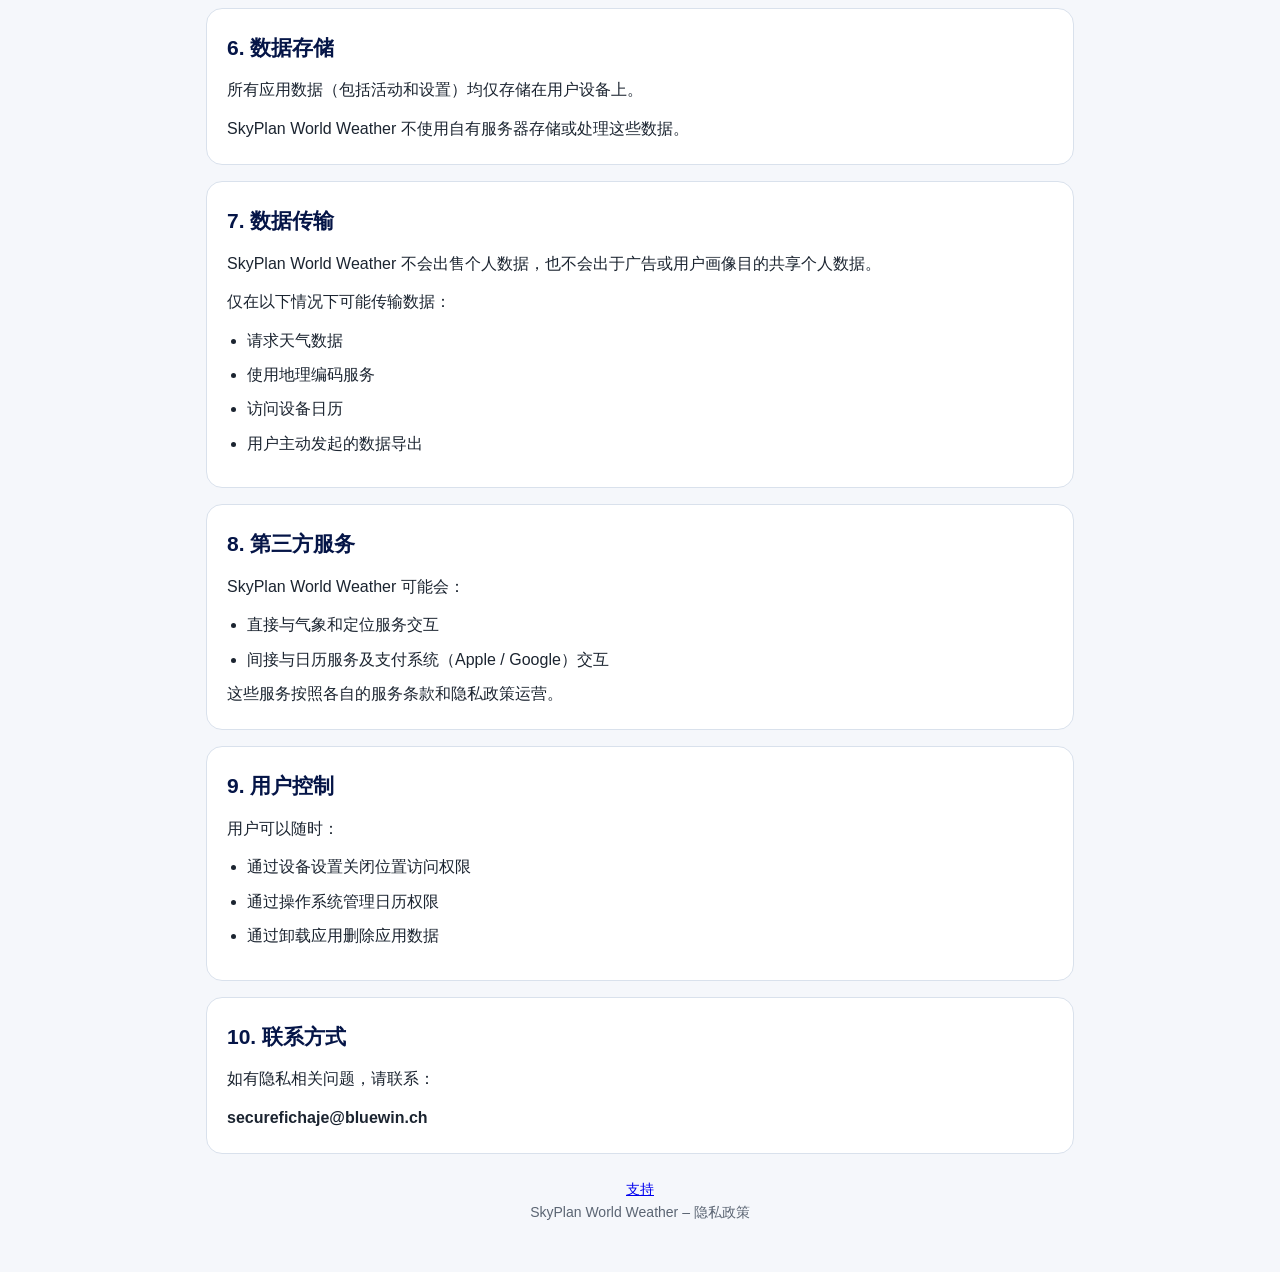
<file: zh.html>
<!DOCTYPE html>
<html lang="zh-CN">
<head>
  <meta charset="UTF-8" />
  <meta name="viewport" content="width=device-width, initial-scale=1.0" />
  <title>SkyPlan World Weather – 隐私政策</title>
  <meta
    name="description"
    content="SkyPlan World Weather 官方隐私政策。"
  />
  <style>
    :root {
      --bg: #f5f7fb;
      --surface: #ffffff;
      --text: #1b2430;
      --muted: #5b6573;
      --primary: #051547;
      --border: #d9e1ec;
      --maxw: 900px;
      --radius: 16px;
    }

    * { box-sizing: border-box; }

    html { scroll-behavior: smooth; }

    body {
      margin: 0;
      padding: 0;
      font-family: Arial, Helvetica, sans-serif;
      background: var(--bg);
      color: var(--text);
      line-height: 1.65;
    }

    .wrap {
      width: 100%;
      max-width: var(--maxw);
      margin: 0 auto;
      padding: 24px 16px 48px;
    }

    .langbar {
      display: flex;
      flex-wrap: wrap;
      gap: 8px;
      margin-bottom: 16px;
    }

    .langbar a,
    .langbar span {
      display: inline-block;
      padding: 8px 12px;
      border-radius: 999px;
      border: 1px solid var(--border);
      background: var(--surface);
      color: var(--primary);
      text-decoration: none;
      font-size: 14px;
      font-weight: 700;
    }

    .langbar span.active {
      background: var(--primary);
      color: #ffffff;
      border-color: var(--primary);
    }

    .hero {
      background: var(--primary);
      color: #ffffff;
      border-radius: 20px;
      padding: 28px 22px;
      margin-bottom: 20px;
    }

    .hero h1 {
      margin: 0 0 10px;
      font-size: 32px;
      line-height: 1.15;
    }

    .hero p {
      margin: 0;
      color: rgba(255, 255, 255, 0.9);
      font-size: 16px;
    }

    .card {
      background: var(--surface);
      border: 1px solid var(--border);
      border-radius: var(--radius);
      padding: 22px 20px;
      margin-bottom: 16px;
    }

    h2 {
      margin: 0 0 12px;
      font-size: 21px;
      color: var(--primary);
    }

    p { margin: 0 0 12px; }

    p:last-child,
    ul:last-child { margin-bottom: 0; }

    ul {
      margin: 0;
      padding-left: 20px;
    }

    li { margin-bottom: 8px; }

    .contact {
      font-weight: bold;
      word-break: break-word;
    }

    .footer {
      text-align: center;
      color: var(--muted);
      font-size: 14px;
      margin-top: 24px;
    }

    @media (max-width: 640px) {
      .hero h1 { font-size: 27px; }
      .hero p, p, li { font-size: 15px; }
      h2 { font-size: 19px; }
    }
  </style>
<link rel="stylesheet" href="./navigation.css">
</head>
<body>
  <main class="wrap">
    <nav class="langbar" aria-label="语言选择">
      <a href="./it.html">Italiano</a>
      <a href="./index.html">English</a>
      <a href="./es.html">Español</a>
      <a href="./fr.html">Français</a>
      <a href="./de.html">Deutsch</a>
      <a href="./pt-BR.html">Português (Brasil)</a>
      <span class="active">中文</span>
    </nav>

    <section class="hero">
      <h1 id="privacy">隐私政策 – SkyPlan World Weather</h1>
      <p>最后更新：01.11.2026</p>
    </section>

    <section class="card">
<p>SkyPlan World Weather 是一款无需自有服务器基础设施即可运行的运营规划应用程序。应用生成的数据保留在用户设备上，除非为实现用户请求的功能而必须传输相关数据。</p>
</section>

    <section class="card">
<h2>1. 个人数据</h2>
<p>SkyPlan World Weather 不要求用户创建账户，也不会直接收集姓名、电子邮件地址或联系人信息等可识别个人身份的数据。</p>
<p>任何应用内购买均由 Apple App Store 和 Google Play Store 根据各自的条款独立处理。</p>
</section>

    <section class="card">
<h2>2. 设备位置的使用</h2>
<p>SkyPlan World Weather 可能会请求访问设备位置信息的权限。</p>
<p>位置信息仅用于在应用内提供当地天气预报。</p>
<p>为获取这些预报，地理坐标可能会被传输至外部气象服务。</p>
<p>位置信息不会用于追踪、用户画像或广告目的。</p>
</section>

    <section class="card">
<h2>3. 活动位置</h2>
<p>计划中的活动可以关联地理位置。</p>
<p>应用使用的坐标来源于：</p>
<ul>
<li>通过地图服务选取位置</li>
<li>地理编码或逆地理编码过程</li>
</ul>
<p>这些信息仅用于确定活动的实际执行环境并分析环境条件。</p>
</section>

    <section class="card">
<h2>4. 外部服务</h2>
<p>为提供相关功能，SkyPlan World Weather 会直接与外部服务交互，包括：</p>
<ul>
<li>气象服务，用于获取天气预报数据</li>
<li>地理编码与定位服务，用于管理坐标</li>
</ul>
<p>发送给这些服务的请求可能包含地理坐标或识别地点所需的信息。</p>
</section>

    <section class="card">
<h2>5. 日历访问</h2>
<p>经用户同意，SkyPlan World Weather 可能会请求访问设备上可用日历的权限，并将活动与 Google 日历同步。</p>
<p>获得授权后，应用可以创建和读取日历事件，以表示计划中的活动。</p>
<p>日历的管理、同步和共享仅通过用户所选择的服务进行，相关责任由用户承担。</p>
</section>

    <section class="card">
<h2>6. 数据存储</h2>
<p>所有应用数据（包括活动和设置）均仅存储在用户设备上。</p>
<p>SkyPlan World Weather 不使用自有服务器存储或处理这些数据。</p>
</section>

    <section class="card">
<h2>7. 数据传输</h2>
<p>SkyPlan World Weather 不会出售个人数据，也不会出于广告或用户画像目的共享个人数据。</p>
<p>仅在以下情况下可能传输数据：</p>
<ul>
<li>请求天气数据</li>
<li>使用地理编码服务</li>
<li>访问设备日历</li>
<li>用户主动发起的数据导出</li>
</ul>
</section>

    <section class="card">
<h2>8. 第三方服务</h2>
<p>SkyPlan World Weather 可能会：</p>
<ul>
<li>直接与气象和定位服务交互</li>
<li>间接与日历服务及支付系统（Apple / Google）交互</li>
</ul>
<p>这些服务按照各自的服务条款和隐私政策运营。</p>
</section>

    <section class="card">
<h2>9. 用户控制</h2>
<p>用户可以随时：</p>
<ul>
<li>通过设备设置关闭位置访问权限</li>
<li>通过操作系统管理日历权限</li>
<li>通过卸载应用删除应用数据</li>
</ul>
</section>

    <section class="card">
<h2>10. 联系方式</h2>
<p>如有隐私相关问题，请联系：</p>
<p class="contact">securefichaje@bluewin.ch</p>
</section>

    <div class="footer">
      <a href="./support.html#zh">支持</a>
      <div>
      SkyPlan World Weather – 隐私政策
      </div>
    </div>
  </main>
<script src="./navigation.js" defer></script>
</body>
</html>
</file>
<file: navigation.css>
/* SkyPlan shared site navigation */
:root{--sp-blue:#058ac5;--sp-ink:#064c6c;--sp-border:#dce7ef}
body{padding-top:78px!important}
.sp-header{position:fixed;z-index:1001;top:0;left:0;right:0;height:78px;background:#fff;border-bottom:1px solid var(--sp-border);box-shadow:0 2px 10px #003b5d10;display:flex;align-items:center;gap:14px;padding:9px clamp(14px,3vw,36px);font-family:system-ui,-apple-system,'Segoe UI',sans-serif;line-height:1.2}
.sp-menu-button{border:1px solid #c9dce7;background:#f3f9fc;color:var(--sp-ink);border-radius:10px;padding:10px 12px;font-size:23px;cursor:pointer;line-height:1}
.sp-brand{display:flex;align-items:center;gap:10px;text-decoration:none!important;color:var(--sp-ink)!important;font-weight:800;font-size:clamp(15px,2.4vw,22px)}
.sp-brand img{width:48px;height:48px;object-fit:contain}.sp-brand .sp-pro{width:43px;height:43px;margin-left:-11px}
.sp-sidebar{position:fixed;z-index:1003;top:0;bottom:0;left:0;width:min(295px,88vw);padding:22px 17px;background:#fff;box-shadow:6px 0 30px #002b4b30;transform:translateX(-110%);transition:transform .22s ease;overflow-y:auto;font:16px/1.5 system-ui,-apple-system,'Segoe UI',sans-serif}
.sp-sidebar.sp-open{transform:translateX(0)}.sp-sidehead{display:flex;align-items:center;justify-content:space-between;gap:8px;color:var(--sp-ink);font-size:19px;font-weight:800;margin-bottom:22px}.sp-close{border:0;background:#eef6fa;border-radius:9px;font-size:26px;cursor:pointer;padding:3px 10px;color:var(--sp-ink)}
.sp-nav a{display:block;padding:12px 14px;margin:4px 0;border-radius:10px;text-decoration:none!important;color:#18445c!important;font-weight:600}.sp-nav a:hover,.sp-nav a.sp-current{background:#e6f6fc;color:#0076b1!important}.sp-nav small{display:block;margin:20px 14px 8px;color:#657b88;text-transform:uppercase;letter-spacing:.05em;font-size:11px;font-weight:700}
.sp-overlay{position:fixed;z-index:1002;inset:0;background:#001d30a6;display:none}.sp-overlay.sp-open{display:block}
body.sp-no-scroll{overflow:hidden}
@media(max-width:500px){.sp-header{height:68px;padding:8px 12px;gap:9px}body{padding-top:68px!important}.sp-brand img{width:38px;height:38px}.sp-brand .sp-pro{width:35px;height:35px;margin-left:-10px}.sp-brand{font-size:15px}.sp-menu-button{font-size:20px;padding:8px 10px}}
/* Existing EULA top bar duplicated by the shared header */
body.sp-has-navigation .top{display:none}
</file>
